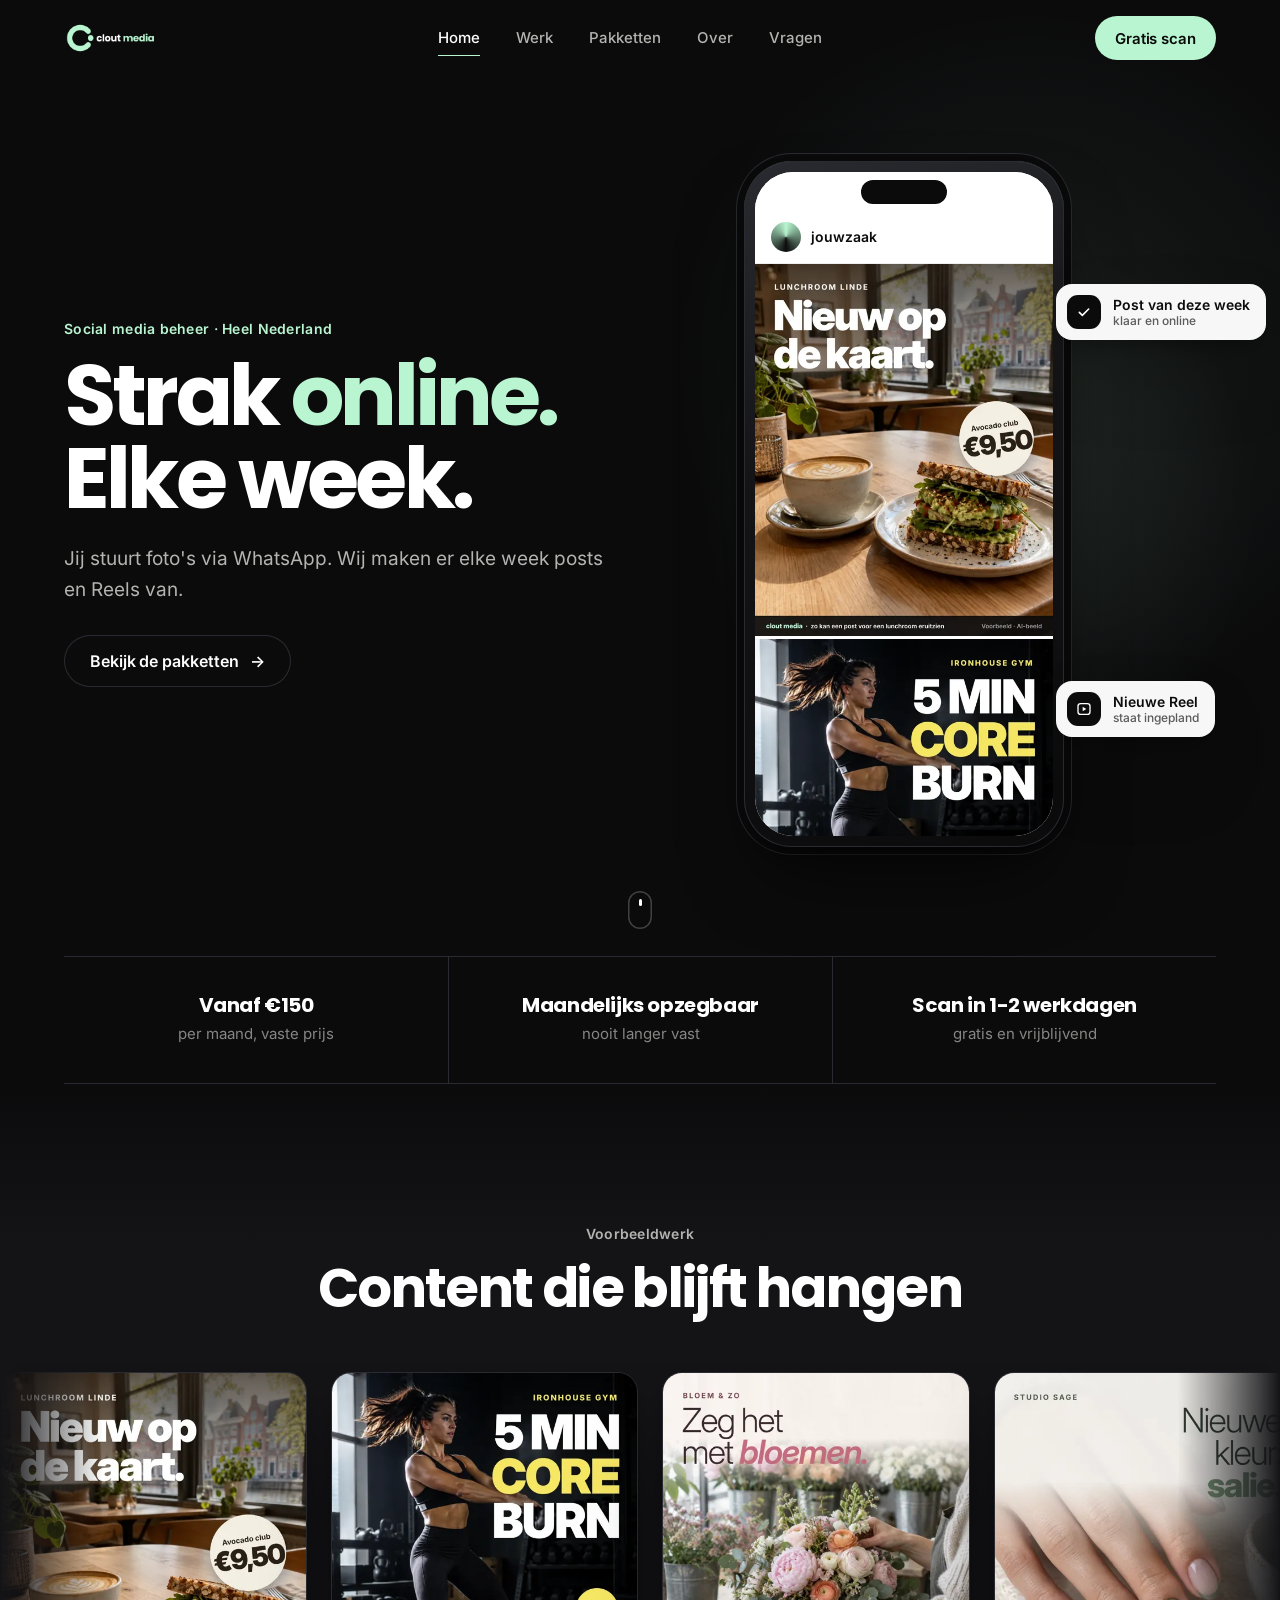
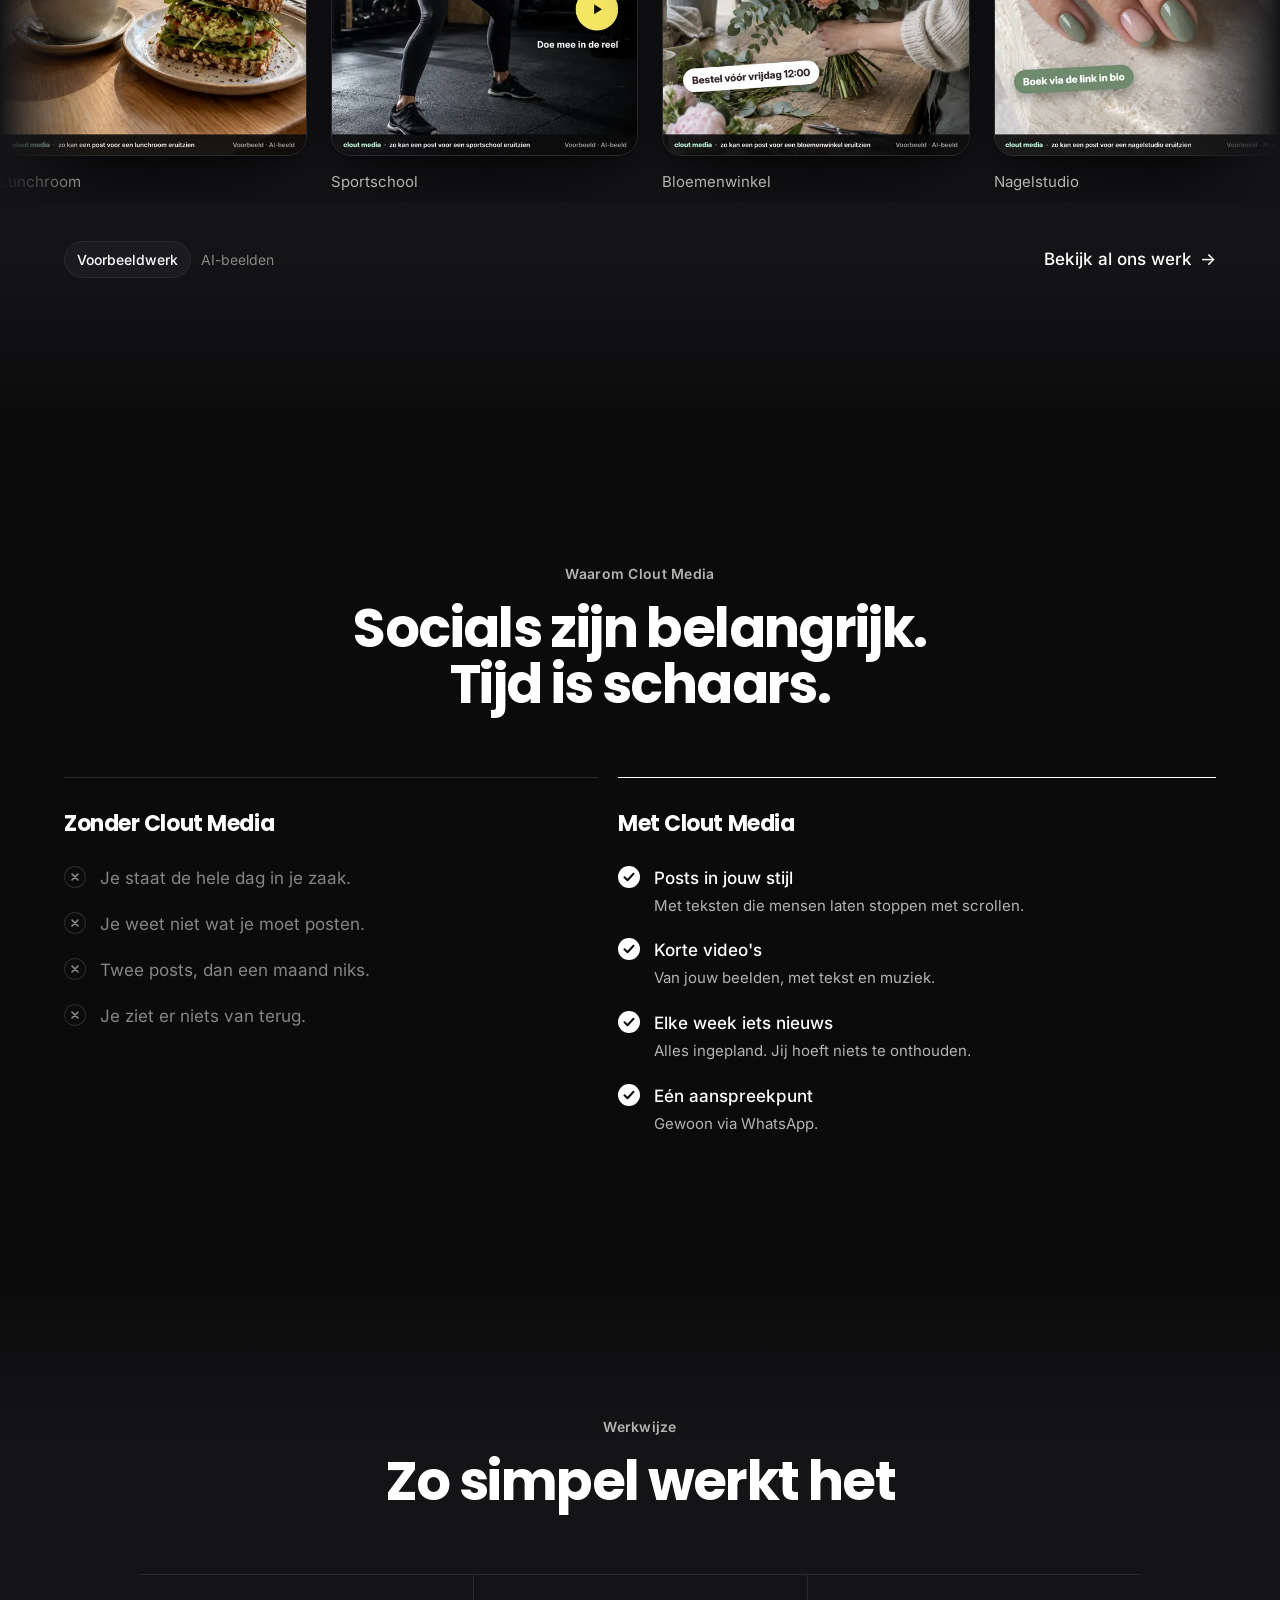
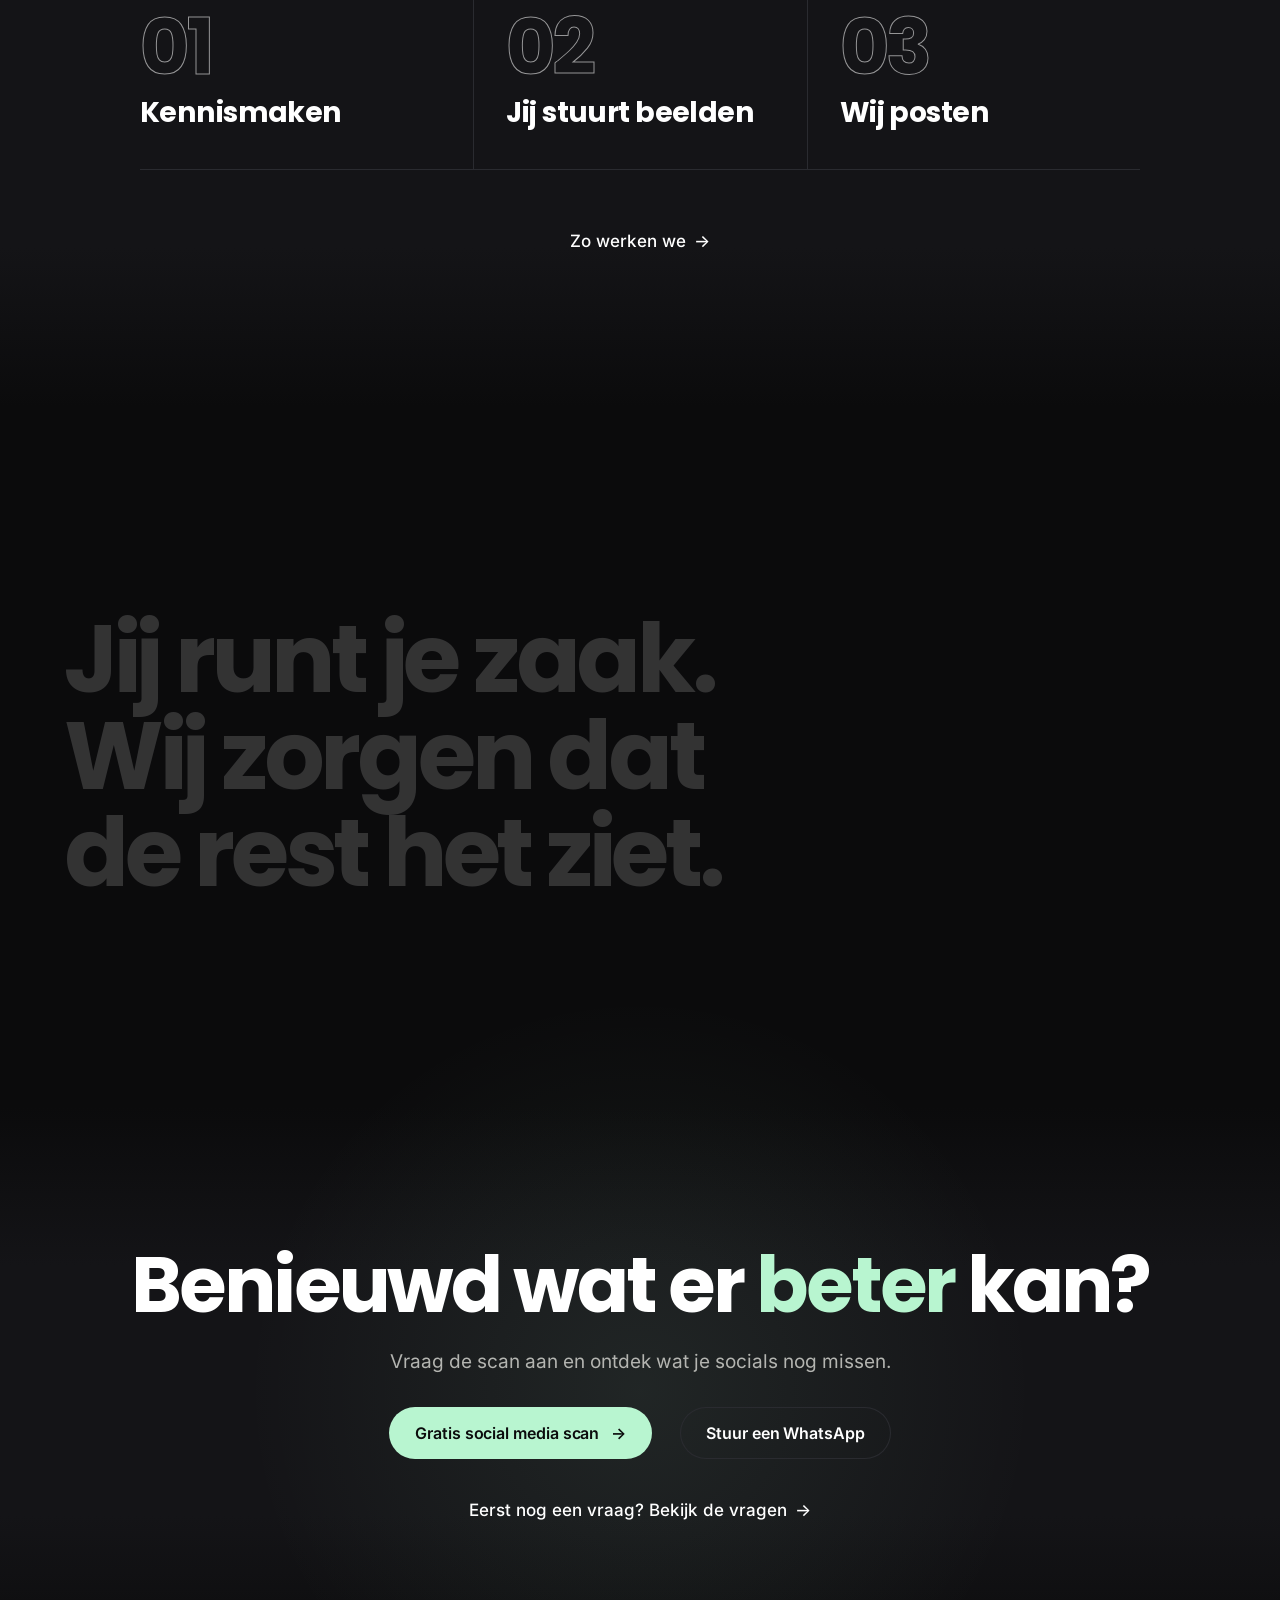
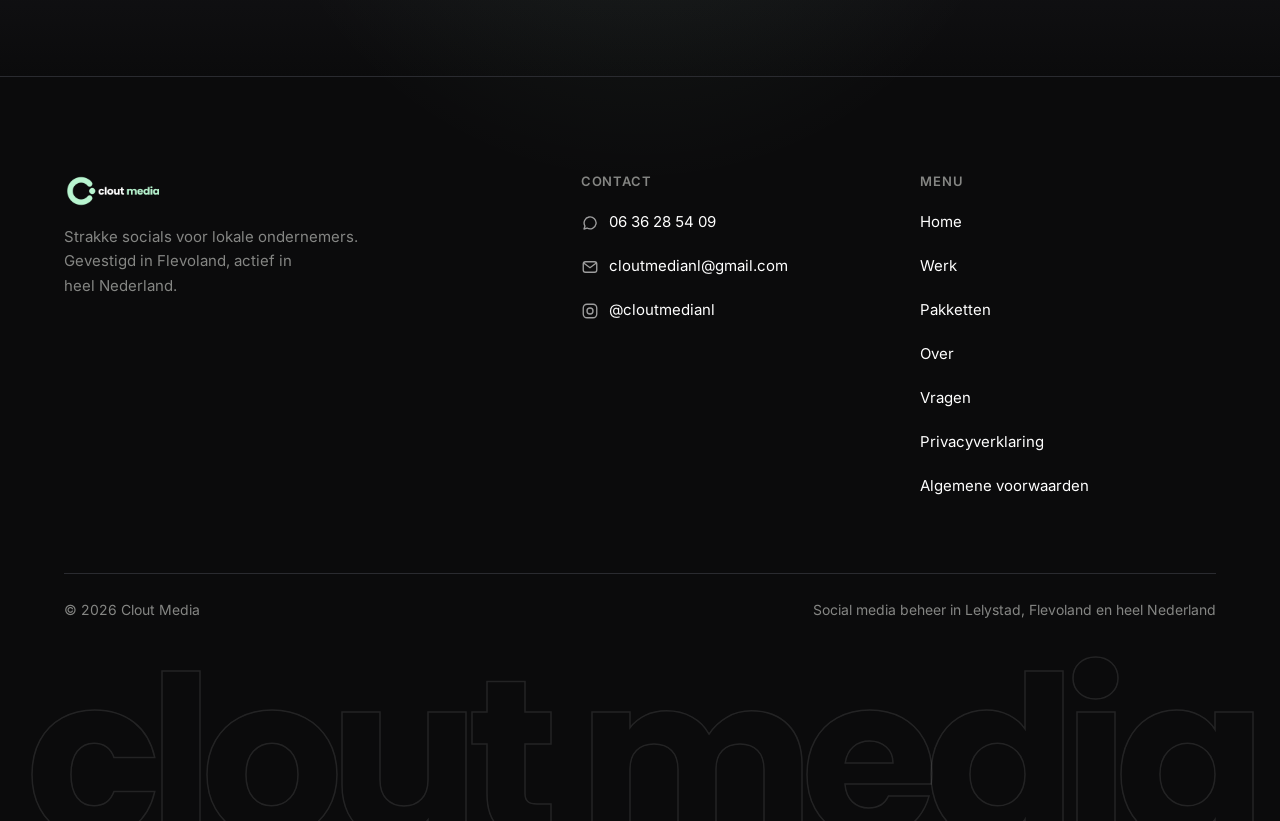
<file: index.html>
<!DOCTYPE html>
<html lang="nl" data-root="">
<head>
<meta charset="utf-8">
<meta name="viewport" content="width=device-width, initial-scale=1, viewport-fit=cover">
<title>Social media beheer Lelystad &amp; Flevoland | Clout Media</title>
<meta name="description" content="Social media beheer voor lokale ondernemers in Lelystad, Flevoland en heel Nederland. Elke week strakke posts en korte video's, vanaf €150 per maand.">
<link rel="canonical" href="https://cloutmedianl.github.io/cloutmedia-website/">
<meta property="og:type" content="website">
<meta property="og:site_name" content="Clout Media">
<meta property="og:title" content="Social media beheer Lelystad &amp; Flevoland | Clout Media">
<meta property="og:description" content="Social media beheer voor lokale ondernemers in Lelystad, Flevoland en heel Nederland. Elke week strakke posts en korte video's, vanaf €150 per maand.">
<meta property="og:url" content="https://cloutmedianl.github.io/cloutmedia-website/">
<meta property="og:image" content="https://cloutmedianl.github.io/cloutmedia-website/img/og.jpg">
<meta name="twitter:card" content="summary_large_image">
<meta name="theme-color" content="#0b0b0c">
<link rel="icon" href="favicon.ico" sizes="any">
<link rel="icon" type="image/png" sizes="32x32" href="assets/icon-32.png">
<link rel="apple-touch-icon" href="assets/icon-180.png">
<link rel="preload" href="assets/fonts/poppins-700.woff" as="font" type="font/woff" crossorigin>
<link rel="preload" href="assets/fonts/inter-400.woff" as="font" type="font/woff" crossorigin>
<link rel="stylesheet" href="assets/site.css?v=08388892">
<script>(function(){var m={"#werk":"werk/","#pakketten":"pakketten/","#over":"over/","#faq":"vragen/","#scan":"scan/","#werkwijze":"over/#werkwijze"};if(m[location.hash])location.replace(m[location.hash])})()</script>
<link rel="preload" as="image" href="img/w2.webp" fetchpriority="high">
<script type="application/ld+json">{"@context":"https://schema.org","@type":"ProfessionalService","name":"Clout Media","description":"Social media beheer voor lokale ondernemers in Lelystad, Flevoland en heel Nederland","url":"https://cloutmedianl.github.io/cloutmedia-website/","email":"cloutmedianl@gmail.com","telephone":"+31636285409","areaServed":["Lelystad","Flevoland","Nederland"],"priceRange":"€150 - €395 per maand","sameAs":["https://www.instagram.com/cloutmedianl/"]}</script>
</head>
<body data-page="home">
<a class="skip" href="#main">Naar de inhoud</a>
<header class="hdr">
  <div class="wrap nav">
    <a class="logo" href="./" aria-label="Clout Media, naar home"><img src="img/logo.png" alt="Clout Media" width="102" height="34"></a>
    <nav class="menu" aria-label="Hoofdmenu"><a href="./" aria-current="page">Home</a><a href="werk/">Werk</a><a href="pakketten/">Pakketten</a><a href="over/">Over</a><a href="vragen/">Vragen</a></nav>
    <div class="nav-r">
      <a class="btn btn-main" href="scan/">Gratis scan</a>
      <button class="burger" type="button" aria-label="Menu openen" aria-expanded="false" aria-controls="sheet"><span></span></button>
    </div>
  </div>
</header>
<div class="sheet" id="sheet" aria-hidden="true">
  <div class="nav"><a class="logo" href="./" aria-label="Clout Media, naar home"><img src="img/logo.png" alt="Clout Media" width="102" height="34"></a><button class="x" type="button" aria-label="Menu sluiten"><svg width="18" height="18" viewBox="0 0 24 24"><path d="M6 6l12 12M18 6L6 18" stroke="#fff" stroke-width="1.8" stroke-linecap="round"/></svg></button></div>
  <nav aria-label="Menu"><a href="./" aria-current="page">Home</a><a href="werk/">Werk</a><a href="pakketten/">Pakketten</a><a href="over/">Over</a><a href="vragen/">Vragen</a></nav>
  <a class="btn btn-main" href="scan/">Gratis scan <span class="arr" aria-hidden="true">→</span></a>
</div>
<main id="main">
<section class="hero"><div class="glow" aria-hidden="true"></div>
  <div class="wrap hgrid">
    <div>
      <span class="kicker fade-up">Social media beheer · Heel Nederland</span>
      <h1 class="reveal"><span class="ln"><span>Strak <span class="mint">online.</span></span></span> <span class="ln"><span>Elke week.</span></span></h1>
      <p class="lead fade-up fu1">Jij stuurt foto's via WhatsApp. Wij maken er elke week posts en Reels van.</p>
      <div class="ctas fade-up fu2"><a class="btn btn-ghost" href="pakketten/">Bekijk de pakketten <span class="arr" aria-hidden="true">→</span></a></div>
    </div>
    <div class="stage" aria-hidden="true"><div class="glow"></div>
      <div class="tilt"><div class="phone"><div class="screen"><div class="ig"><i></i>jouwzaak</div><div class="feed"><img src="img/w2.webp" alt="" width="540" height="675" fetchpriority="high"><img src="img/w5.webp" alt="" width="540" height="675"><img src="img/w7.webp" alt="" width="540" height="675"><img src="img/w3.webp" alt="" width="540" height="675"><img src="img/w6.webp" alt="" width="540" height="675"><img src="img/w2.webp" alt="" width="540" height="675"><img src="img/w5.webp" alt="" width="540" height="675"><img src="img/w7.webp" alt="" width="540" height="675"><img src="img/w3.webp" alt="" width="540" height="675"><img src="img/w6.webp" alt="" width="540" height="675"></div></div></div>
        <div class="chip c1"><i><svg width="16" height="16" viewBox="0 0 24 24"><rect x="3" y="4" width="18" height="16" rx="4" fill="none" stroke="#fff" stroke-width="2"/><path d="M10 8.8v6.4l5.4-3.2z" fill="#fff"/></svg></i><span>Nieuwe Reel<small>staat ingepland</small></span></div>
        <div class="chip c2"><i><svg width="16" height="16" viewBox="0 0 24 24"><path d="M5 12.5l4.5 4.5L19 7.5" fill="none" stroke="#fff" stroke-width="2.4" stroke-linecap="round" stroke-linejoin="round"/></svg></i><span>Post van deze week<small>klaar en online</small></span></div>
      </div>
    </div>
  </div>
  <a class="scrollhint" href="#main-2" aria-label="Scroll naar beneden"><span></span></a>
</section>

<section class="facts" id="main-2" aria-label="Kernpunten"><div class="wrap"><ul class="factrow rv">
  <li><b>Vanaf €150</b><span>per maand, vaste prijs</span></li>
  <li><b>Maandelijks opzegbaar</b><span>nooit langer vast</span></li>
  <li><b>Scan in <span class="nw">1-2</span> werkdagen</b><span>gratis en vrijblijvend</span></li></ul></div></section>

<section class="alt mqsec">
  <div class="wrap"><div class="head rv"><span class="kicker">Voorbeeldwerk</span><h2>Content die blijft hangen</h2></div></div>
  <div class="mq" role="region" aria-label="Voorbeeldposts"><div class="mq-track"><figure class="mq-item"><img src="img/w2.webp" srcset="img/w2.webp 540w, img/w2-2x.webp 1080w" sizes="300px" alt="Voorbeeldpost voor een lunchroom: nieuw op de kaart" width="540" height="675" loading="lazy"><figcaption>Lunchroom</figcaption></figure><figure class="mq-item"><img src="img/w5.webp" srcset="img/w5.webp 540w, img/w5-2x.webp 1080w" sizes="300px" alt="Voorbeeld van een reel-cover voor een sportschool" width="540" height="675" loading="lazy"><figcaption>Sportschool</figcaption></figure><figure class="mq-item"><img src="img/w3.webp" srcset="img/w3.webp 540w, img/w3-2x.webp 1080w" sizes="300px" alt="Voorbeeldpost voor een bloemenwinkel" width="540" height="675" loading="lazy"><figcaption>Bloemenwinkel</figcaption></figure><figure class="mq-item"><img src="img/w6.webp" srcset="img/w6.webp 540w, img/w6-2x.webp 1080w" sizes="300px" alt="Voorbeeldpost voor een nagelstudio" width="540" height="675" loading="lazy"><figcaption>Nagelstudio</figcaption></figure><figure class="mq-item"><img src="img/w7.webp" srcset="img/w7.webp 540w, img/w7-2x.webp 1080w" sizes="300px" alt="Voorbeeldpost voor een bakker" width="540" height="675" loading="lazy"><figcaption>Bakker</figcaption></figure><figure class="mq-item" aria-hidden="true"><img src="img/w2.webp" srcset="img/w2.webp 540w, img/w2-2x.webp 1080w" sizes="300px" alt="" data-x="Voorbeeldpost voor een lunchroom: nieuw op de kaart" width="540" height="675" loading="lazy"><figcaption>Lunchroom</figcaption></figure><figure class="mq-item" aria-hidden="true"><img src="img/w5.webp" srcset="img/w5.webp 540w, img/w5-2x.webp 1080w" sizes="300px" alt="" data-x="Voorbeeld van een reel-cover voor een sportschool" width="540" height="675" loading="lazy"><figcaption>Sportschool</figcaption></figure><figure class="mq-item" aria-hidden="true"><img src="img/w3.webp" srcset="img/w3.webp 540w, img/w3-2x.webp 1080w" sizes="300px" alt="" data-x="Voorbeeldpost voor een bloemenwinkel" width="540" height="675" loading="lazy"><figcaption>Bloemenwinkel</figcaption></figure><figure class="mq-item" aria-hidden="true"><img src="img/w6.webp" srcset="img/w6.webp 540w, img/w6-2x.webp 1080w" sizes="300px" alt="" data-x="Voorbeeldpost voor een nagelstudio" width="540" height="675" loading="lazy"><figcaption>Nagelstudio</figcaption></figure><figure class="mq-item" aria-hidden="true"><img src="img/w7.webp" srcset="img/w7.webp 540w, img/w7-2x.webp 1080w" sizes="300px" alt="" data-x="Voorbeeldpost voor een bakker" width="540" height="675" loading="lazy"><figcaption>Bakker</figcaption></figure></div></div>
  <div class="wrap railbar mqbar"><p class="tag"><b>Voorbeeldwerk</b> AI-beelden</p><a class="tlink" href="werk/">Bekijk al ons werk <span class="arr" aria-hidden="true">→</span></a></div>
</section>

<section>
  <div class="wrap">
    <div class="head rv"><span class="kicker">Waarom Clout Media</span><h2>Socials zijn belangrijk. Tijd is schaars.</h2></div>
    <div class="split">
  <div class="col no rv"><h3>Zonder Clout Media</h3><ul class="list">
    <li>Je staat de hele dag in je zaak.</li>
    <li>Je weet niet wat je moet posten.</li>
    <li>Twee posts, dan een maand niks.</li>
    <li>Je ziet er niets van terug.</li></ul></div>
  <div class="col yes rv d1"><h3>Met Clout Media</h3><ul class="list">
    <li><div>Posts in jouw stijl<span>Met teksten die mensen laten stoppen met scrollen.</span></div></li>
    <li><div>Korte video's<span>Van jouw beelden, met tekst en muziek.</span></div></li>
    <li><div>Elke week iets nieuws<span>Alles ingepland. Jij hoeft niets te onthouden.</span></div></li>
    <li><div>Eén aanspreekpunt<span>Gewoon via WhatsApp.</span></div></li></ul></div>
</div>
  </div>
</section>

<section class="alt">
  <div class="wrap">
    <div class="head rv"><span class="kicker">Werkwijze</span><h2>Zo simpel werkt het</h2></div>
    <ol class="strip rv"><li><span class="bn" aria-hidden="true">01</span><b>Kennismaken</b></li><li><span class="bn" aria-hidden="true">02</span><b>Jij stuurt beelden</b></li><li><span class="bn" aria-hidden="true">03</span><b>Wij posten</b></li></ol>
    <div class="more"><a class="tlink" href="over/#werkwijze">Zo werken we <span class="arr" aria-hidden="true">→</span></a></div>
  </div>
</section>

<section class="statement"><div class="wrap"><p class="st"><span class="sw">Jij</span> <span class="sw">runt</span> <span class="sw">je</span> <span class="sw">zaak.</span> <span class="sw">Wij</span> <span class="sw">zorgen</span> <span class="sw">dat</span> <span class="sw">de</span> <span class="sw">rest</span> <span class="sw">het</span> <span class="sw">ziet.</span></p></div></section>

<section class="cta alt" data-nobar><div class="glow" aria-hidden="true"></div><div class="wrap rv" style="position:relative">
  <h2>Benieuwd wat er <span class="mint">beter</span> kan?</h2><p class="lead">Vraag de scan aan en ontdek wat je socials nog missen.</p><div class="ctas"><a class="btn btn-main" href="scan/">Gratis social media scan <span class="arr" aria-hidden="true">→</span></a><a class="btn btn-ghost" href="https://wa.me/31636285409" target="_blank" rel="noopener">Stuur een WhatsApp</a></div><p class="routeq"><a class="tlink" href="vragen/">Eerst nog een vraag? Bekijk de vragen <span class="arr" aria-hidden="true">→</span></a></p></div></section>
</main>
<footer class="ftr">
  <div class="wrap">
    <div class="fgrid">
      <div class="fbrand"><img src="img/logo.png" alt="Clout Media" width="108" height="36" loading="lazy"><p>Strakke socials voor lokale ondernemers. Gevestigd in Flevoland, actief in heel Nederland.</p></div>
      <div class="fcol"><h4>Contact</h4><ul>
        <li><a href="https://wa.me/31636285409" target="_blank" rel="noopener"><svg width="18" height="18" viewBox="0 0 24 24" aria-hidden="true"><path d="M4 20l1.3-4A8 8 0 1 1 8 18.7z" fill="none" stroke="currentColor" stroke-width="1.8" stroke-linejoin="round"/></svg>06 36 28 54 09</a></li>
        <li><a href="mailto:cloutmedianl@gmail.com"><svg width="18" height="18" viewBox="0 0 24 24" aria-hidden="true"><rect x="3" y="5" width="18" height="14" rx="3" fill="none" stroke="currentColor" stroke-width="1.8"/><path d="M4 7l8 6 8-6" fill="none" stroke="currentColor" stroke-width="1.8"/></svg>cloutmedianl@gmail.com</a></li>
        <li><a href="https://www.instagram.com/cloutmedianl/" target="_blank" rel="noopener"><svg width="18" height="18" viewBox="0 0 24 24" aria-hidden="true"><rect x="3" y="3" width="18" height="18" rx="5" fill="none" stroke="currentColor" stroke-width="1.8"/><circle cx="12" cy="12" r="4" fill="none" stroke="currentColor" stroke-width="1.8"/></svg>@cloutmedianl</a></li></ul></div>
      <div class="fcol"><h4>Menu</h4><ul>
        <li><a href="./">Home</a></li><li><a href="werk/">Werk</a></li><li><a href="pakketten/">Pakketten</a></li><li><a href="over/">Over</a></li><li><a href="vragen/">Vragen</a></li>
        <li><a href="privacy/">Privacyverklaring</a></li><li><a href="voorwaarden/">Algemene voorwaarden</a></li></ul></div>
    </div>
    <!-- KVK: zet hier later "· KvK 12345678" achter Clout Media -->
    <div class="fbot"><span>© 2026 Clout Media</span><span>Social media beheer in Lelystad, Flevoland en heel Nederland</span></div>
  </div>
  <div class="word" aria-hidden="true">clout media</div>
</footer>
<div class="mbar" id="mbar"><a class="btn btn-main" href="scan/">Gratis scan</a><a class="mw" href="https://wa.me/31636285409" target="_blank" rel="noopener" aria-label="WhatsApp"><svg width="26" height="26" viewBox="0 0 32 32" aria-hidden="true"><path fill="#fff" d="M16 3a13 13 0 0 0-11.2 19.6L3 29l6.6-1.7A13 13 0 1 0 16 3zm0 23.7c-2 0-3.9-.5-5.6-1.5l-.4-.2-3.9 1 1-3.8-.3-.4A10.7 10.7 0 1 1 16 26.7zm5.9-8c-.3-.2-1.9-1-2.2-1-.3-.1-.5-.2-.7.2l-1 1.2c-.2.2-.4.3-.7.1-.3-.2-1.4-.5-2.6-1.6-1-.9-1.6-1.9-1.8-2.2-.2-.3 0-.5.1-.7l.5-.6.3-.5c.1-.2 0-.4 0-.6l-1-2.4c-.3-.6-.5-.5-.7-.5h-.6c-.2 0-.6.1-.9.4-.3.3-1.1 1.1-1.1 2.7s1.2 3.2 1.3 3.4c.2.2 2.3 3.5 5.6 4.9 2.8 1.1 3.3.9 3.9.8.6-.1 1.9-.8 2.2-1.5.3-.8.3-1.4.2-1.5-.1-.2-.3-.3-.6-.4z"/></svg></a></div>
<script src="assets/site.js?v=08388892" defer></script>
</body>
</html>
</file>
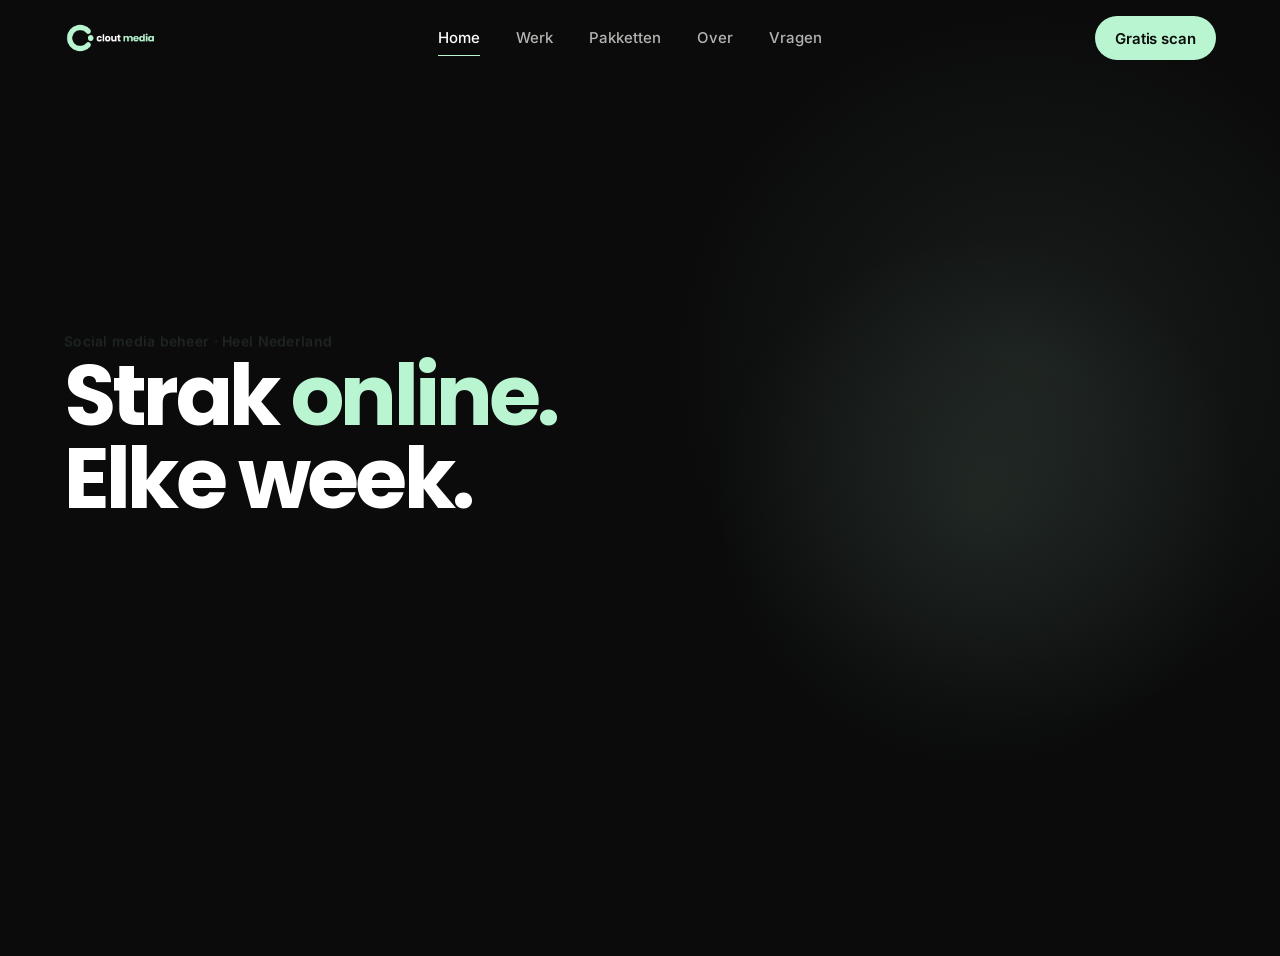
<file: nieuw/index.html>
<!DOCTYPE html><html lang="nl"><head><meta charset="utf-8"><title>Clout Media</title><meta http-equiv="refresh" content="0; url=../"><link rel="canonical" href="../"></head><body><a href="../">Ga naar Clout Media</a></body></html>
</file>
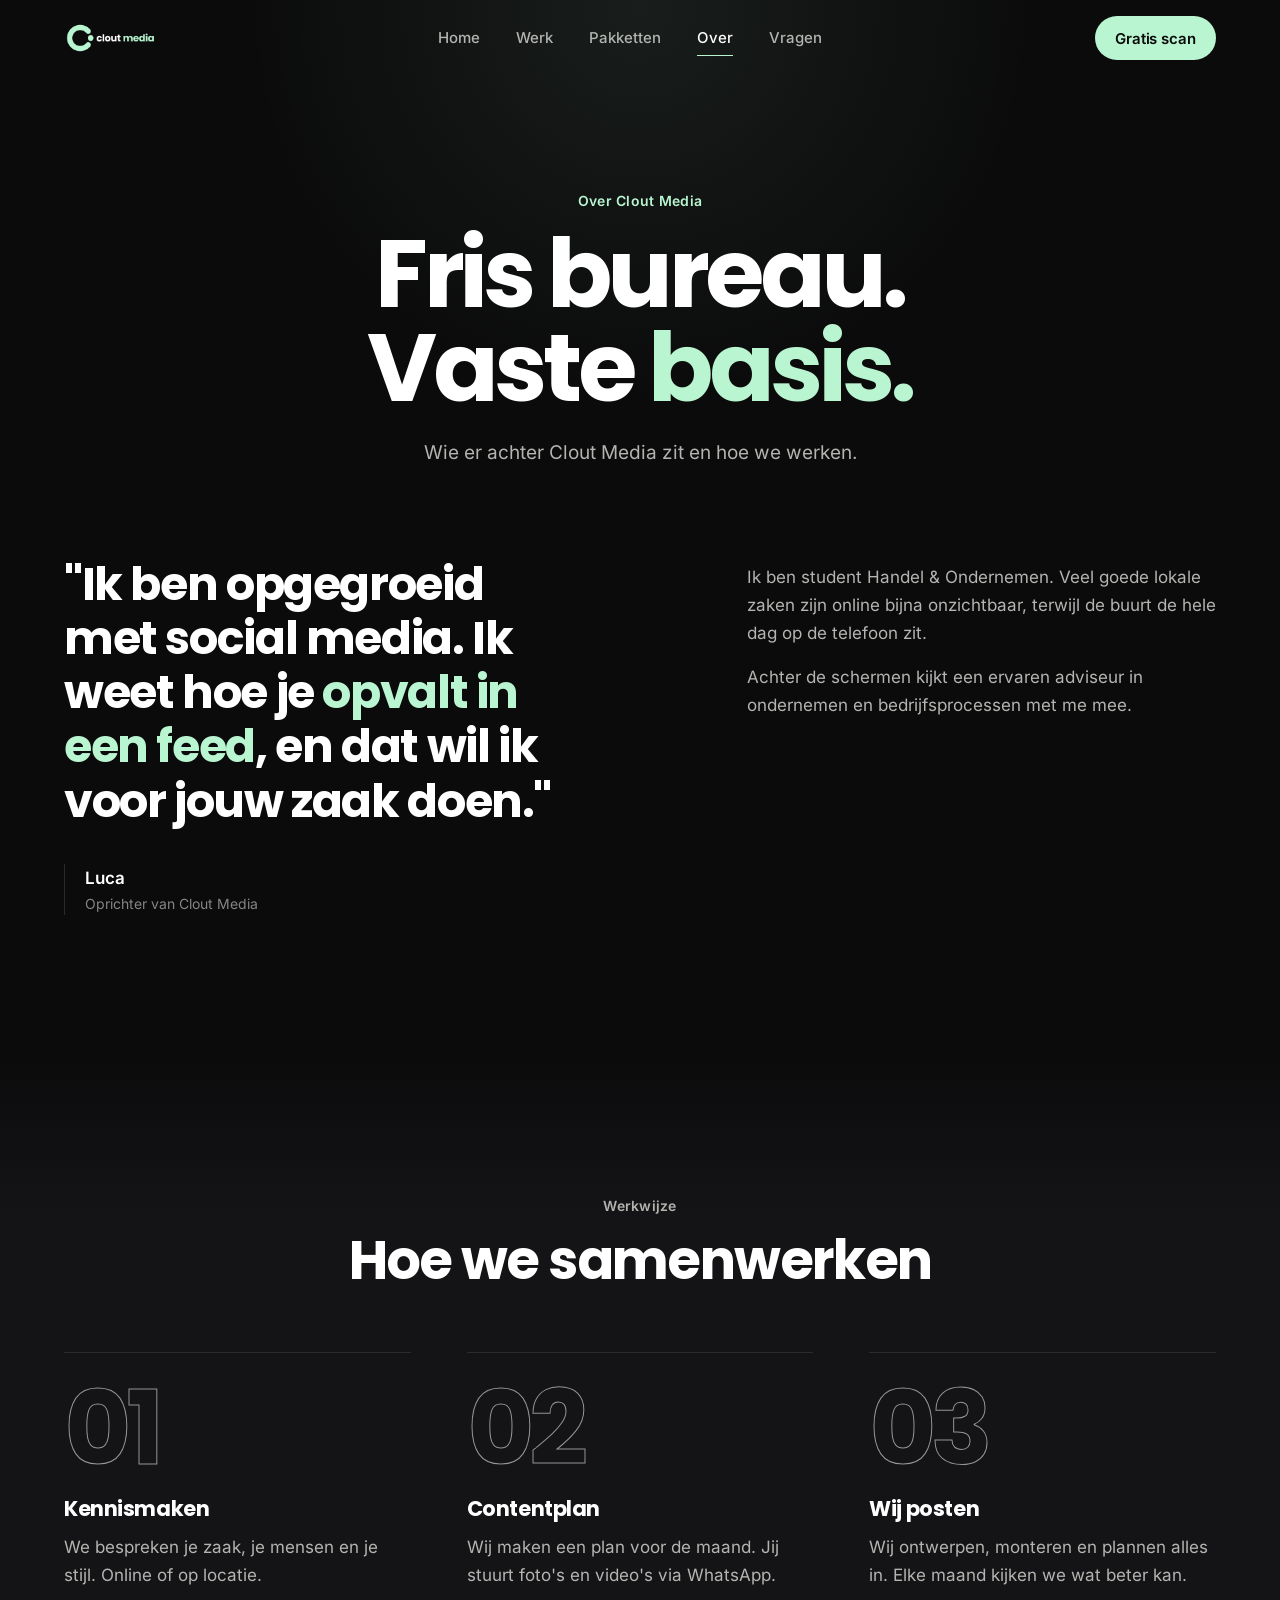
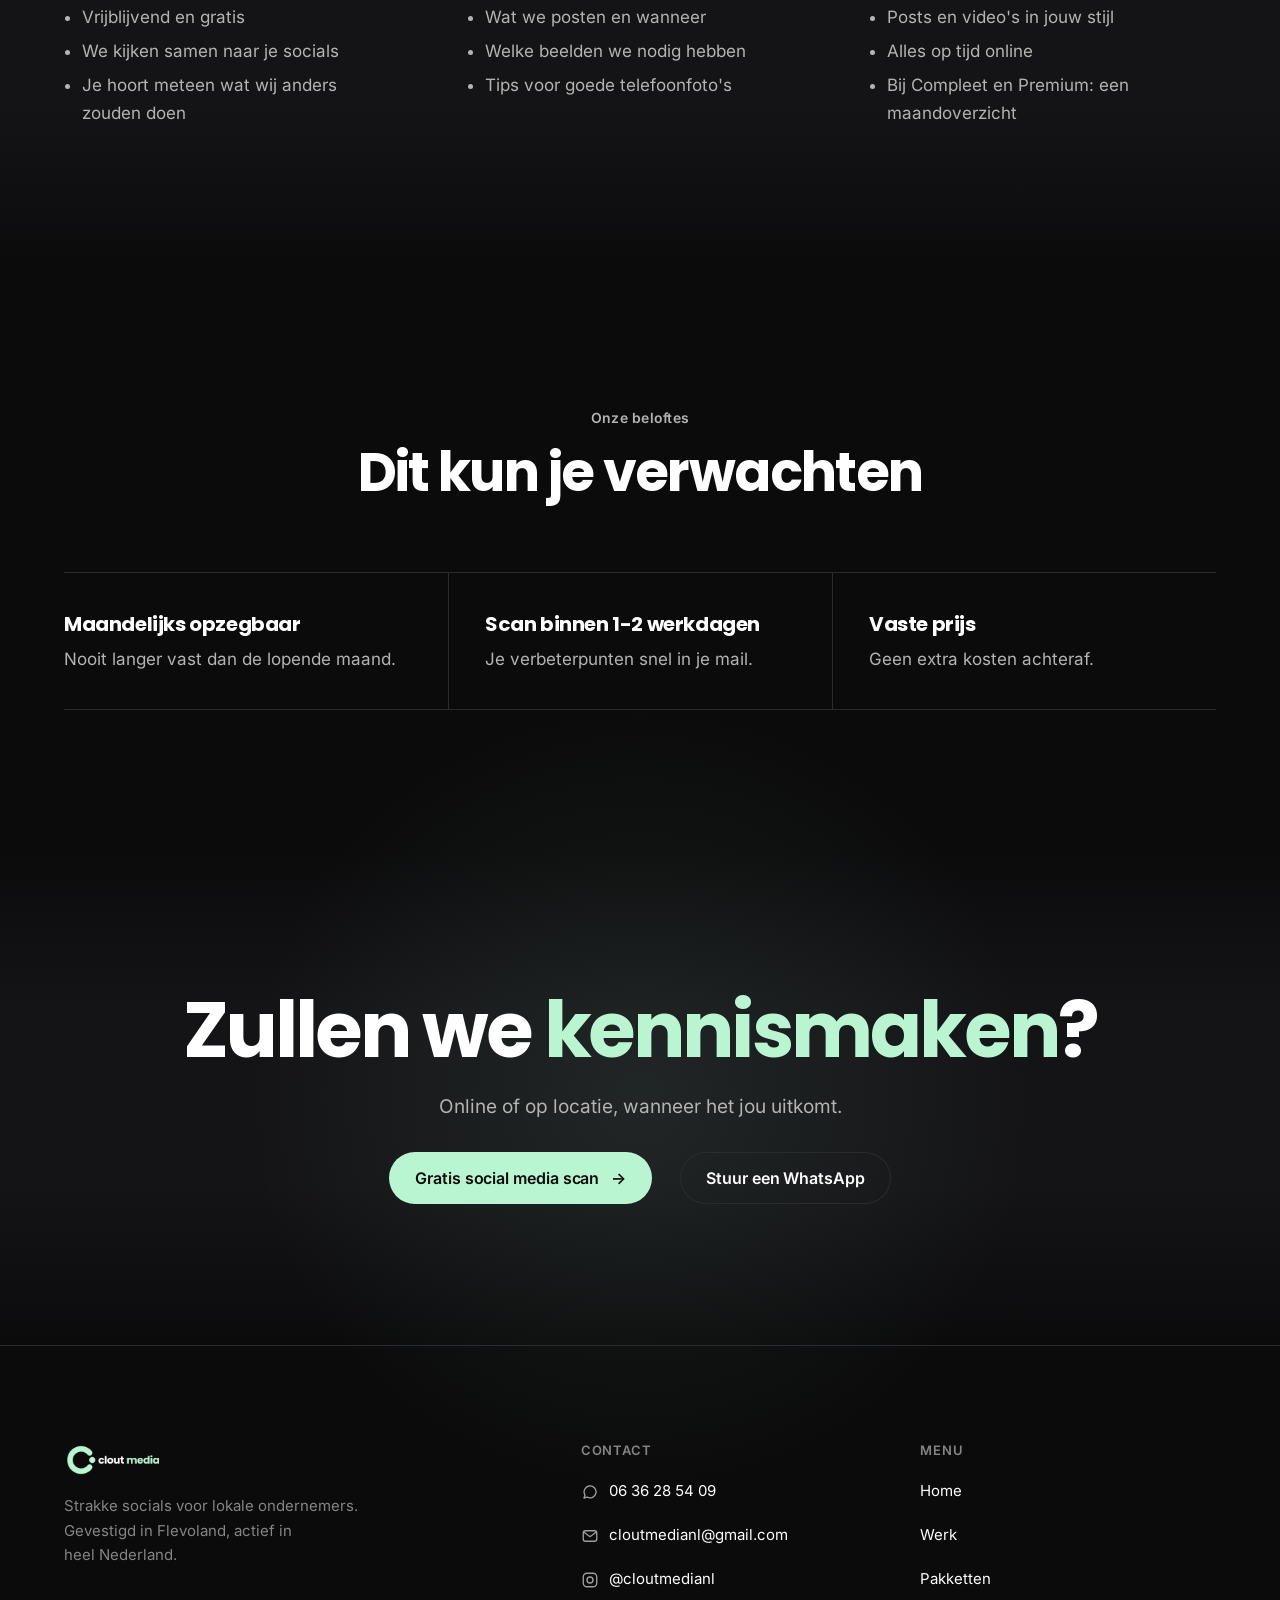
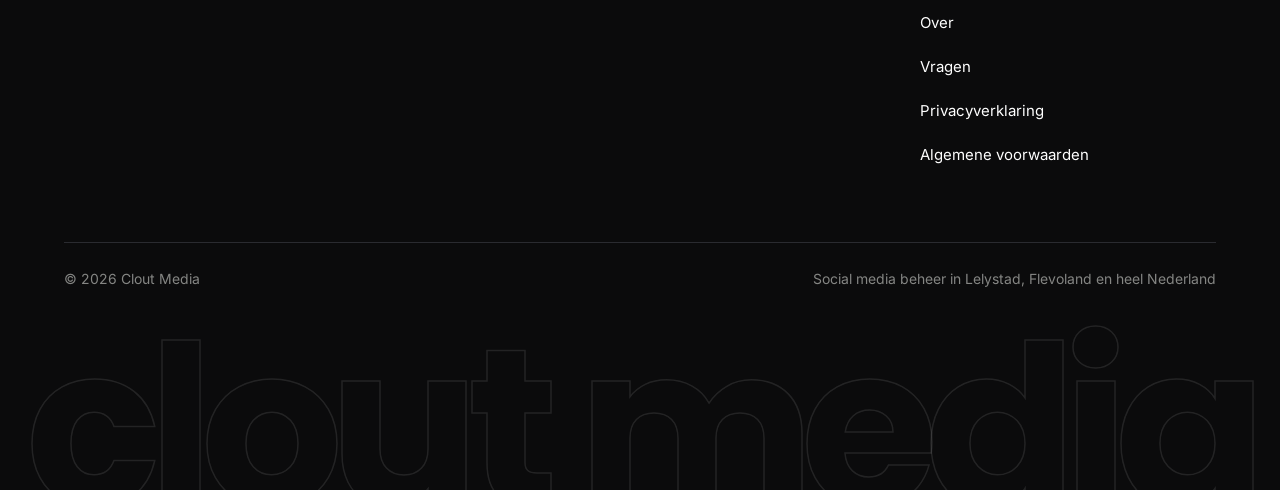
<file: over/index.html>
<!DOCTYPE html>
<html lang="nl" data-root="../">
<head>
<meta charset="utf-8">
<meta name="viewport" content="width=device-width, initial-scale=1, viewport-fit=cover">
<title>Over ons | Clout Media</title>
<meta name="description" content="Clout Media is opgericht door Luca, student Handel &amp; Ondernemen uit Flevoland, met een ervaren adviseur achter de schermen. Lees hoe we werken.">
<link rel="canonical" href="https://cloutmedianl.github.io/cloutmedia-website/over/">
<meta property="og:type" content="website">
<meta property="og:site_name" content="Clout Media">
<meta property="og:title" content="Over ons | Clout Media">
<meta property="og:description" content="Clout Media is opgericht door Luca, student Handel &amp; Ondernemen uit Flevoland, met een ervaren adviseur achter de schermen. Lees hoe we werken.">
<meta property="og:url" content="https://cloutmedianl.github.io/cloutmedia-website/over/">
<meta property="og:image" content="https://cloutmedianl.github.io/cloutmedia-website/img/og.jpg">
<meta name="twitter:card" content="summary_large_image">
<meta name="theme-color" content="#0b0b0c">
<link rel="icon" href="../favicon.ico" sizes="any">
<link rel="icon" type="image/png" sizes="32x32" href="../assets/icon-32.png">
<link rel="apple-touch-icon" href="../assets/icon-180.png">
<link rel="preload" href="../assets/fonts/poppins-700.woff" as="font" type="font/woff" crossorigin>
<link rel="preload" href="../assets/fonts/inter-400.woff" as="font" type="font/woff" crossorigin>
<link rel="stylesheet" href="../assets/site.css?v=08388892">
</head>
<body data-page="over">
<a class="skip" href="#main">Naar de inhoud</a>
<header class="hdr">
  <div class="wrap nav">
    <a class="logo" href="../" aria-label="Clout Media, naar home"><img src="../img/logo.png" alt="Clout Media" width="102" height="34"></a>
    <nav class="menu" aria-label="Hoofdmenu"><a href="../">Home</a><a href="../werk/">Werk</a><a href="../pakketten/">Pakketten</a><a href="../over/" aria-current="page">Over</a><a href="../vragen/">Vragen</a></nav>
    <div class="nav-r">
      <a class="btn btn-main" href="../scan/">Gratis scan</a>
      <button class="burger" type="button" aria-label="Menu openen" aria-expanded="false" aria-controls="sheet"><span></span></button>
    </div>
  </div>
</header>
<div class="sheet" id="sheet" aria-hidden="true">
  <div class="nav"><a class="logo" href="../" aria-label="Clout Media, naar home"><img src="../img/logo.png" alt="Clout Media" width="102" height="34"></a><button class="x" type="button" aria-label="Menu sluiten"><svg width="18" height="18" viewBox="0 0 24 24"><path d="M6 6l12 12M18 6L6 18" stroke="#fff" stroke-width="1.8" stroke-linecap="round"/></svg></button></div>
  <nav aria-label="Menu"><a href="../">Home</a><a href="../werk/">Werk</a><a href="../pakketten/">Pakketten</a><a href="../over/" aria-current="page">Over</a><a href="../vragen/">Vragen</a></nav>
  <a class="btn btn-main" href="../scan/">Gratis scan <span class="arr" aria-hidden="true">→</span></a>
</div>
<main id="main">
<section class="phero"><div class="glow" aria-hidden="true"></div><div class="wrap" style="position:relative">
  <span class="kicker fade-up">Over Clout Media</span><h1 class="reveal mega"><span class="ln"><span>Fris bureau.</span></span> <span class="ln"><span>Vaste <span class="mint">basis.</span></span></span></h1><p class="lead fade-up fu1">Wie er achter Clout Media zit en hoe we werken.</p></div></section>
<section style="padding-top:24px">
  <div class="wrap">
    <!-- FOTO: plek staat klaar. Zet in tools/build.py FOTO = "img/luca.webp" en draai de build. -->
    <div class="about">
      <div class="rv"><p class="quote">"Ik ben opgegroeid met social media. Ik weet hoe je <span class="mint">opvalt in een feed</span>, en dat wil ik voor jouw zaak doen."</p>
        <div class="sign"><div><b>Luca</b><small>Oprichter van Clout Media</small></div></div></div>
      <div class="side2"><div class="txt rv d1"><p>Ik ben student Handel &amp; Ondernemen. Veel goede lokale zaken zijn online bijna onzichtbaar, terwijl de buurt de hele dag op de telefoon zit.</p>
        <p>Achter de schermen kijkt een ervaren adviseur in ondernemen en bedrijfsprocessen met me mee.</p></div></div>
    </div>
  </div>
</section>
<section class="alt" id="werkwijze">
  <div class="wrap"><div class="head rv"><span class="kicker">Werkwijze</span><h2>Hoe we samenwerken</h2></div><div class="steps"><div class="step rv"><div class="bn" aria-hidden="true">01</div><h3>Kennismaken</h3><p>We bespreken je zaak, je mensen en je stijl. Online of op locatie.</p><ul><li>Vrijblijvend en gratis</li><li>We kijken samen naar je socials</li><li>Je hoort meteen wat wij anders zouden doen</li></ul></div><div class="step rv d1"><div class="bn" aria-hidden="true">02</div><h3>Contentplan</h3><p>Wij maken een plan voor de maand. Jij stuurt foto's en video's via WhatsApp.</p><ul><li>Wat we posten en wanneer</li><li>Welke beelden we nodig hebben</li><li>Tips voor goede telefoonfoto's</li></ul></div><div class="step rv d2"><div class="bn" aria-hidden="true">03</div><h3>Wij posten</h3><p>Wij ontwerpen, monteren en plannen alles in. Elke maand kijken we wat beter kan.</p><ul><li>Posts en video's in jouw stijl</li><li>Alles op tijd online</li><li>Bij Compleet en Premium: een maandoverzicht</li></ul></div></div></div>
</section>
<section>
  <div class="wrap"><div class="head rv" style="margin-bottom:0"><span class="kicker">Onze beloftes</span><h2>Dit kun je verwachten</h2></div><div class="promises rv"><div><b>Maandelijks opzegbaar</b><span>Nooit langer vast dan de lopende maand.</span></div><div><b>Scan binnen <span class="nw">1-2</span> werkdagen</b><span>Je verbeterpunten snel in je mail.</span></div><div><b>Vaste prijs</b><span>Geen extra kosten achteraf.</span></div></div></div>
</section>
<section class="cta alt" data-nobar><div class="glow" aria-hidden="true"></div><div class="wrap rv" style="position:relative">
  <h2>Zullen we <span class="mint">kennismaken</span>?</h2><p class="lead">Online of op locatie, wanneer het jou uitkomt.</p><div class="ctas"><a class="btn btn-main" href="../scan/">Gratis social media scan <span class="arr" aria-hidden="true">→</span></a><a class="btn btn-ghost" href="https://wa.me/31636285409" target="_blank" rel="noopener">Stuur een WhatsApp</a></div></div></section>
</main>
<footer class="ftr">
  <div class="wrap">
    <div class="fgrid">
      <div class="fbrand"><img src="../img/logo.png" alt="Clout Media" width="108" height="36" loading="lazy"><p>Strakke socials voor lokale ondernemers. Gevestigd in Flevoland, actief in heel Nederland.</p></div>
      <div class="fcol"><h4>Contact</h4><ul>
        <li><a href="https://wa.me/31636285409" target="_blank" rel="noopener"><svg width="18" height="18" viewBox="0 0 24 24" aria-hidden="true"><path d="M4 20l1.3-4A8 8 0 1 1 8 18.7z" fill="none" stroke="currentColor" stroke-width="1.8" stroke-linejoin="round"/></svg>06 36 28 54 09</a></li>
        <li><a href="mailto:cloutmedianl@gmail.com"><svg width="18" height="18" viewBox="0 0 24 24" aria-hidden="true"><rect x="3" y="5" width="18" height="14" rx="3" fill="none" stroke="currentColor" stroke-width="1.8"/><path d="M4 7l8 6 8-6" fill="none" stroke="currentColor" stroke-width="1.8"/></svg>cloutmedianl@gmail.com</a></li>
        <li><a href="https://www.instagram.com/cloutmedianl/" target="_blank" rel="noopener"><svg width="18" height="18" viewBox="0 0 24 24" aria-hidden="true"><rect x="3" y="3" width="18" height="18" rx="5" fill="none" stroke="currentColor" stroke-width="1.8"/><circle cx="12" cy="12" r="4" fill="none" stroke="currentColor" stroke-width="1.8"/></svg>@cloutmedianl</a></li></ul></div>
      <div class="fcol"><h4>Menu</h4><ul>
        <li><a href="../">Home</a></li><li><a href="../werk/">Werk</a></li><li><a href="../pakketten/">Pakketten</a></li><li><a href="../over/">Over</a></li><li><a href="../vragen/">Vragen</a></li>
        <li><a href="../privacy/">Privacyverklaring</a></li><li><a href="../voorwaarden/">Algemene voorwaarden</a></li></ul></div>
    </div>
    <!-- KVK: zet hier later "· KvK 12345678" achter Clout Media -->
    <div class="fbot"><span>© 2026 Clout Media</span><span>Social media beheer in Lelystad, Flevoland en heel Nederland</span></div>
  </div>
  <div class="word" aria-hidden="true">clout media</div>
</footer>
<div class="mbar" id="mbar"><a class="btn btn-main" href="../scan/">Gratis scan</a><a class="mw" href="https://wa.me/31636285409" target="_blank" rel="noopener" aria-label="WhatsApp"><svg width="26" height="26" viewBox="0 0 32 32" aria-hidden="true"><path fill="#fff" d="M16 3a13 13 0 0 0-11.2 19.6L3 29l6.6-1.7A13 13 0 1 0 16 3zm0 23.7c-2 0-3.9-.5-5.6-1.5l-.4-.2-3.9 1 1-3.8-.3-.4A10.7 10.7 0 1 1 16 26.7zm5.9-8c-.3-.2-1.9-1-2.2-1-.3-.1-.5-.2-.7.2l-1 1.2c-.2.2-.4.3-.7.1-.3-.2-1.4-.5-2.6-1.6-1-.9-1.6-1.9-1.8-2.2-.2-.3 0-.5.1-.7l.5-.6.3-.5c.1-.2 0-.4 0-.6l-1-2.4c-.3-.6-.5-.5-.7-.5h-.6c-.2 0-.6.1-.9.4-.3.3-1.1 1.1-1.1 2.7s1.2 3.2 1.3 3.4c.2.2 2.3 3.5 5.6 4.9 2.8 1.1 3.3.9 3.9.8.6-.1 1.9-.8 2.2-1.5.3-.8.3-1.4.2-1.5-.1-.2-.3-.3-.6-.4z"/></svg></a></div>
<script src="../assets/site.js?v=08388892" defer></script>
</body>
</html>
</file>
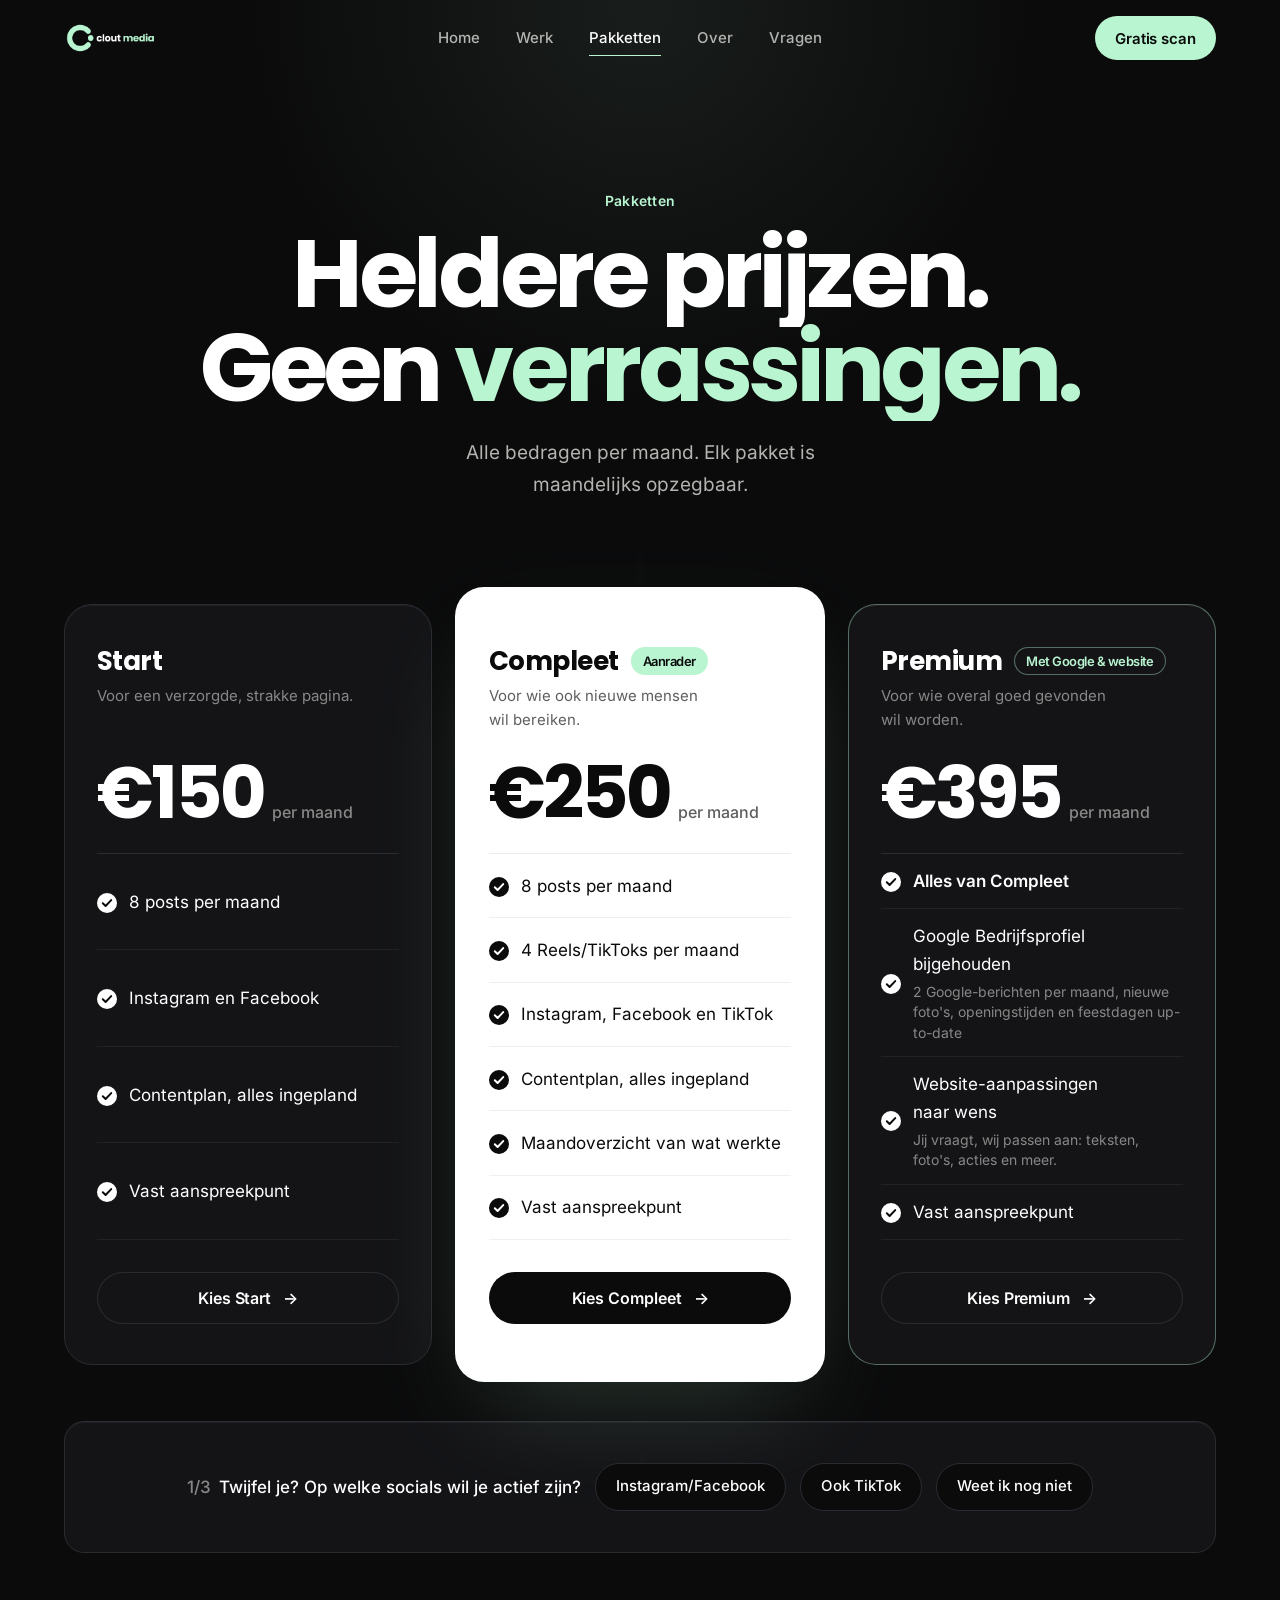
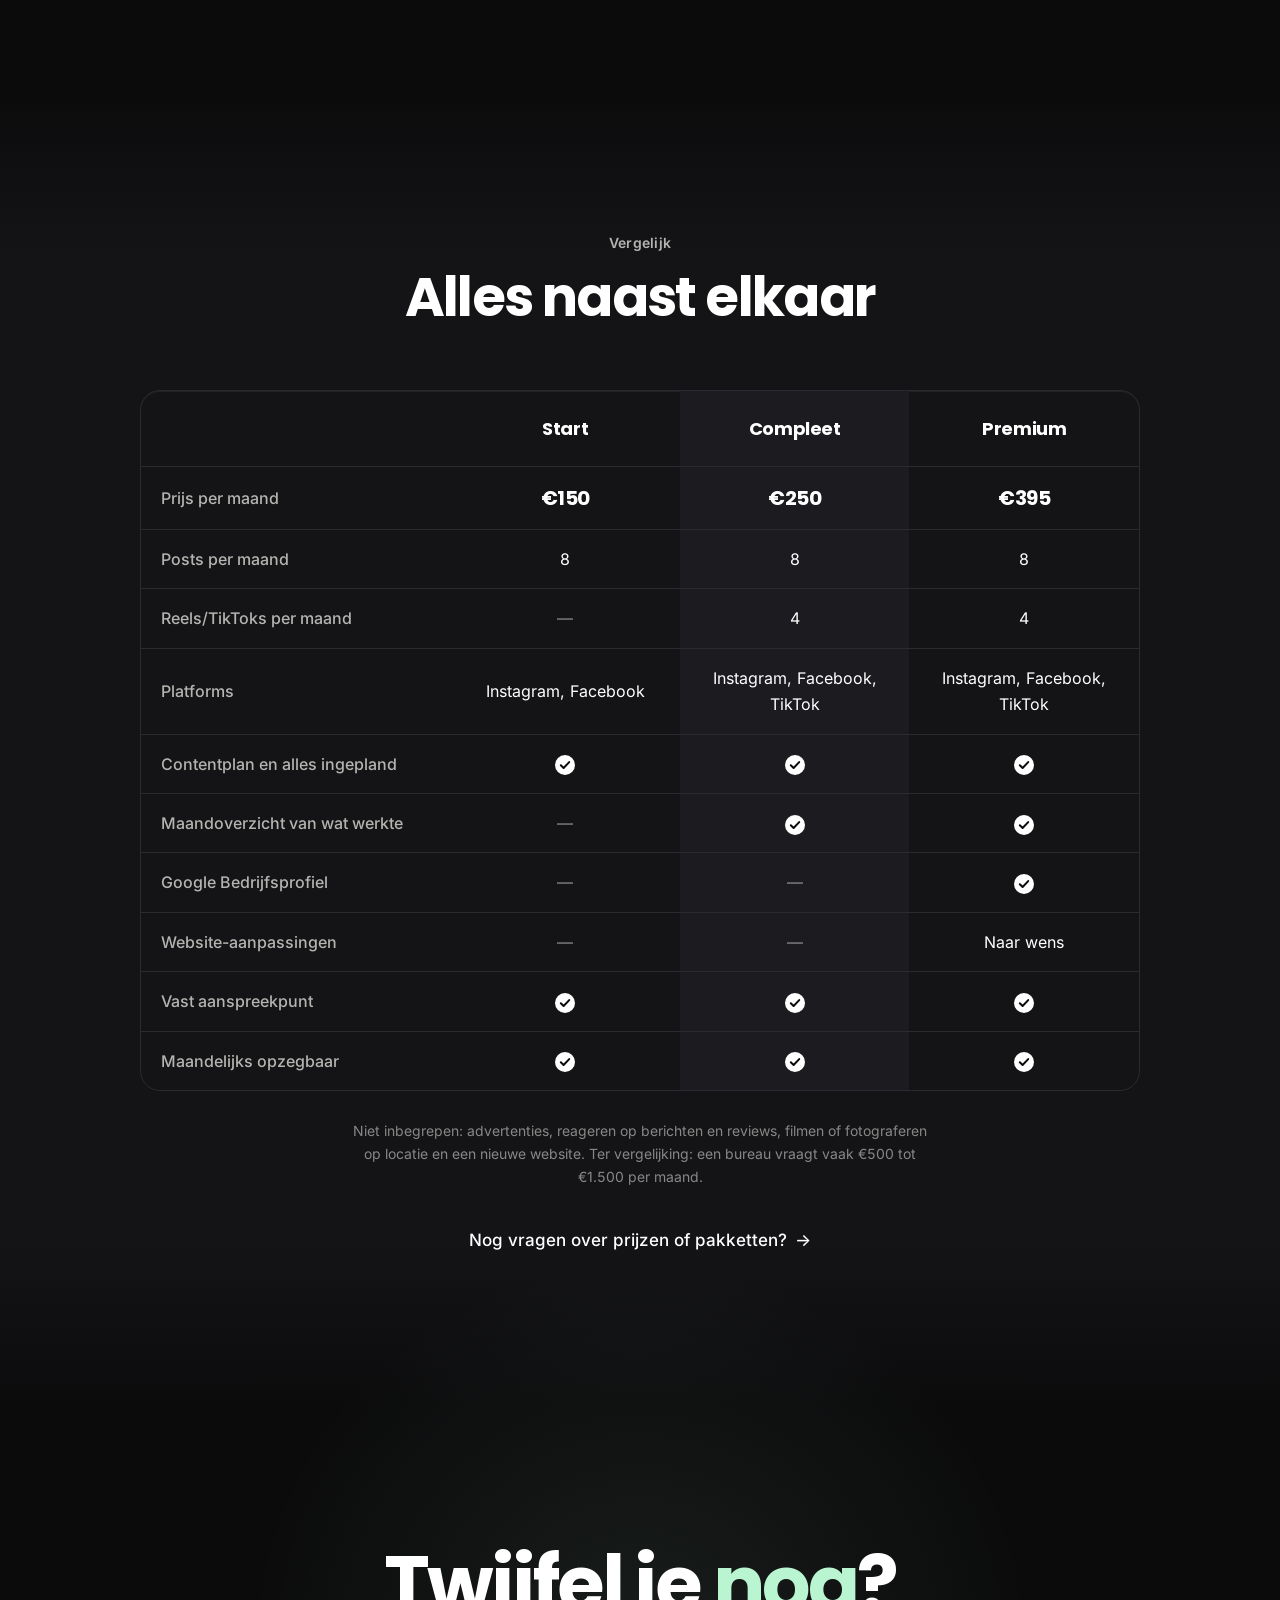
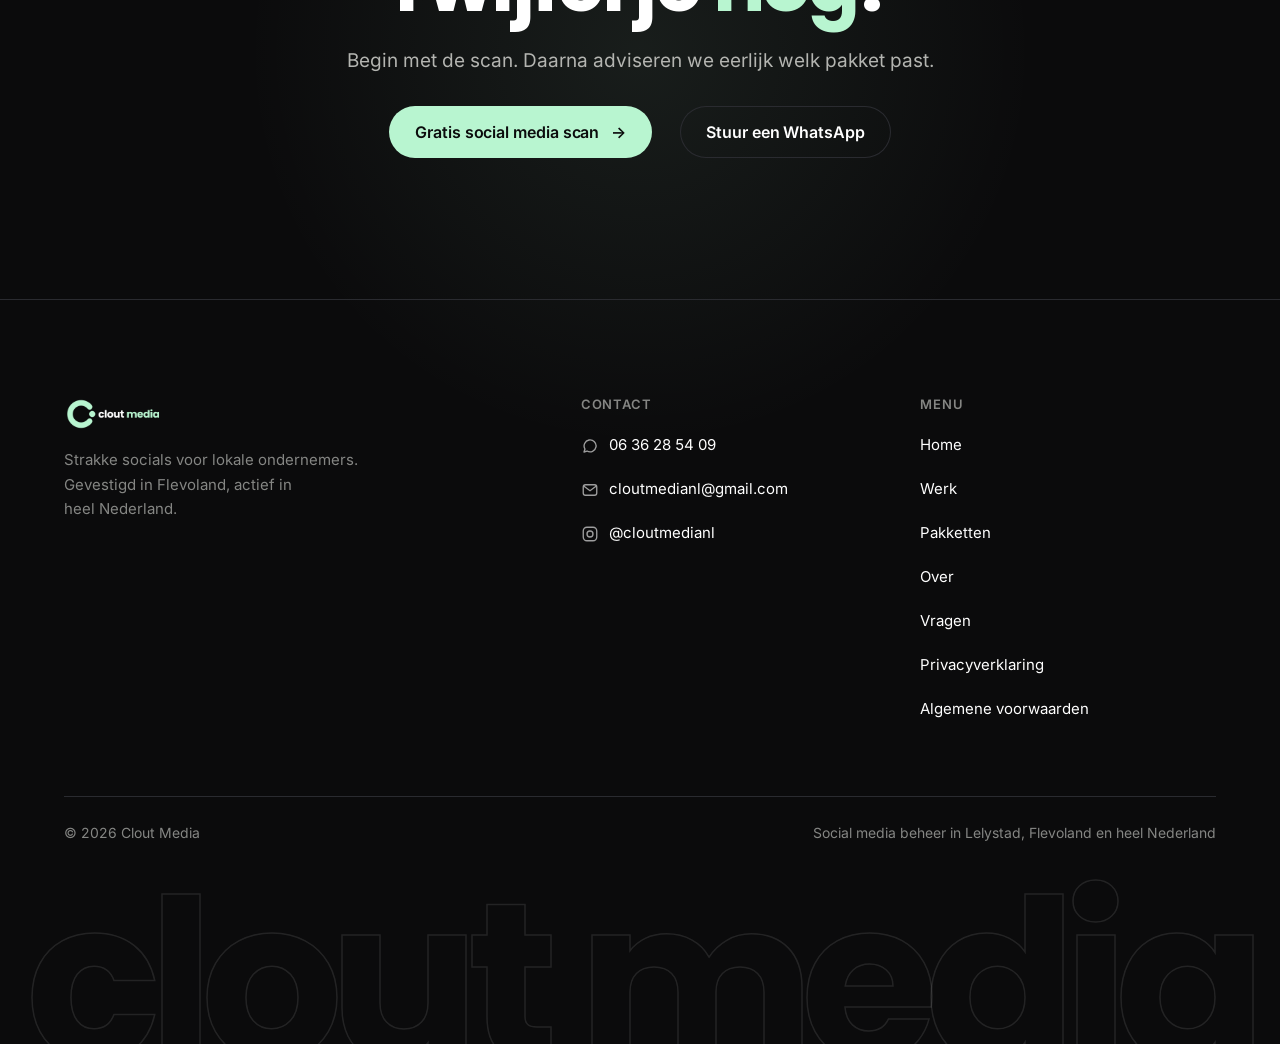
<file: pakketten/index.html>
<!DOCTYPE html>
<html lang="nl" data-root="../">
<head>
<meta charset="utf-8">
<meta name="viewport" content="width=device-width, initial-scale=1, viewport-fit=cover">
<title>Pakketten en prijzen | Clout Media</title>
<meta name="description" content="Drie pakketten: Start €150 (8 posts), Compleet €250 (8 posts en 4 Reels/TikToks) en Premium €395 met Google Bedrijfsprofiel en website-aanpassingen. Maandelijks opzegbaar.">
<link rel="canonical" href="https://cloutmedianl.github.io/cloutmedia-website/pakketten/">
<meta property="og:type" content="website">
<meta property="og:site_name" content="Clout Media">
<meta property="og:title" content="Pakketten en prijzen | Clout Media">
<meta property="og:description" content="Drie pakketten: Start €150 (8 posts), Compleet €250 (8 posts en 4 Reels/TikToks) en Premium €395 met Google Bedrijfsprofiel en website-aanpassingen. Maandelijks opzegbaar.">
<meta property="og:url" content="https://cloutmedianl.github.io/cloutmedia-website/pakketten/">
<meta property="og:image" content="https://cloutmedianl.github.io/cloutmedia-website/img/og.jpg">
<meta name="twitter:card" content="summary_large_image">
<meta name="theme-color" content="#0b0b0c">
<link rel="icon" href="../favicon.ico" sizes="any">
<link rel="icon" type="image/png" sizes="32x32" href="../assets/icon-32.png">
<link rel="apple-touch-icon" href="../assets/icon-180.png">
<link rel="preload" href="../assets/fonts/poppins-700.woff" as="font" type="font/woff" crossorigin>
<link rel="preload" href="../assets/fonts/inter-400.woff" as="font" type="font/woff" crossorigin>
<link rel="stylesheet" href="../assets/site.css?v=08388892">
</head>
<body data-page="pakketten">
<a class="skip" href="#main">Naar de inhoud</a>
<header class="hdr">
  <div class="wrap nav">
    <a class="logo" href="../" aria-label="Clout Media, naar home"><img src="../img/logo.png" alt="Clout Media" width="102" height="34"></a>
    <nav class="menu" aria-label="Hoofdmenu"><a href="../">Home</a><a href="../werk/">Werk</a><a href="../pakketten/" aria-current="page">Pakketten</a><a href="../over/">Over</a><a href="../vragen/">Vragen</a></nav>
    <div class="nav-r">
      <a class="btn btn-main" href="../scan/">Gratis scan</a>
      <button class="burger" type="button" aria-label="Menu openen" aria-expanded="false" aria-controls="sheet"><span></span></button>
    </div>
  </div>
</header>
<div class="sheet" id="sheet" aria-hidden="true">
  <div class="nav"><a class="logo" href="../" aria-label="Clout Media, naar home"><img src="../img/logo.png" alt="Clout Media" width="102" height="34"></a><button class="x" type="button" aria-label="Menu sluiten"><svg width="18" height="18" viewBox="0 0 24 24"><path d="M6 6l12 12M18 6L6 18" stroke="#fff" stroke-width="1.8" stroke-linecap="round"/></svg></button></div>
  <nav aria-label="Menu"><a href="../">Home</a><a href="../werk/">Werk</a><a href="../pakketten/" aria-current="page">Pakketten</a><a href="../over/">Over</a><a href="../vragen/">Vragen</a></nav>
  <a class="btn btn-main" href="../scan/">Gratis scan <span class="arr" aria-hidden="true">→</span></a>
</div>
<main id="main">
<section class="phero"><div class="glow" aria-hidden="true"></div><div class="wrap" style="position:relative">
  <span class="kicker fade-up">Pakketten</span><h1 class="reveal mega"><span class="ln"><span>Heldere prijzen.</span></span> <span class="ln"><span>Geen <span class="mint">verrassingen.</span></span></span></h1><p class="lead fade-up fu1">Alle bedragen per maand. Elk pakket is maandelijks opzegbaar.</p></div></section>
<section style="padding-top:24px">
  <div class="wrap">
    <div class="plans3">
      <article class="card plan hov rv"><div class="phd"><div><h3>Start</h3><p class="for">Voor een verzorgde, strakke pagina.</p></div></div><div class="amt">€150<small>per maand</small></div><ul class="ul"><li>8 posts per maand</li><li>Instagram en Facebook</li><li>Contentplan, alles ingepland</li><li>Vast aanspreekpunt</li></ul><a class="btn btn-ghost" href="../scan/">Kies Start <span class="arr" aria-hidden="true">→</span></a></article>
      <article class="card plan top rv d1"><div class="phd"><div><h3>Compleet <span class="badge">Aanrader</span></h3><p class="for">Voor wie ook nieuwe mensen wil bereiken.</p></div></div><div class="amt">€250<small>per maand</small></div><ul class="ul"><li>8 posts per maand</li><li>4 Reels/TikToks per maand</li><li>Instagram, Facebook en TikTok</li><li>Contentplan, alles ingepland</li><li>Maandoverzicht van wat werkte</li><li>Vast aanspreekpunt</li></ul><a class="btn btn-dark" href="../scan/">Kies Compleet <span class="arr" aria-hidden="true">→</span></a></article>
      <article class="card plan prem hov rv d2"><div class="phd"><div><h3>Premium <span class="badge line">Met Google &amp; website</span></h3><p class="for">Voor wie overal goed gevonden wil worden.</p></div></div><div class="amt">€395<small>per maand</small></div><ul class="ul"><li><b>Alles van Compleet</b></li><li><div>Google Bedrijfsprofiel bijgehouden<small>2 Google-berichten per maand, nieuwe foto's, openingstijden en feestdagen up-to-date</small></div></li><li><div>Website-aanpassingen naar wens<small>Jij vraagt, wij passen aan: teksten, foto's, acties en meer.</small></div></li><li>Vast aanspreekpunt</li></ul><a class="btn btn-ghost" href="../scan/">Kies Premium <span class="arr" aria-hidden="true">→</span></a></article>
    </div>
    <div class="card picker rv" id="picker" aria-live="polite"></div>
  </div>
</section>
<section class="alt">
  <div class="wrap">
    <div class="head rv"><span class="kicker">Vergelijk</span><h2>Alles naast elkaar</h2></div>
    <div class="cmpwrap rv"><div class="tabs" role="tablist" aria-label="Kies een pakket"><button type="button" role="tab" data-col="1" aria-selected="false">Start</button><button type="button" role="tab" data-col="2" aria-selected="true">Compleet</button><button type="button" role="tab" data-col="3" aria-selected="false">Premium</button></div><table class="cmp" data-on="2"><caption class="sr">Vergelijking van de drie pakketten</caption><thead><tr><th scope="col"><span class="sr">Onderdeel</span></th><th scope="col" class="k1">Start</th><th scope="col" class="k2">Compleet</th><th scope="col" class="k3">Premium</th></tr></thead><tbody><tr><th scope="row">Prijs per maand</th><td class="k1">€150</td><td class="k2">€250</td><td class="k3">€395</td></tr><tr><th scope="row">Posts per maand</th><td class="k1">8</td><td class="k2">8</td><td class="k3">8</td></tr><tr><th scope="row">Reels/TikToks per maand</th><td class="k1"><span class="no" aria-label="Nee">—</span></td><td class="k2">4</td><td class="k3">4</td></tr><tr><th scope="row">Platforms</th><td class="k1">Instagram, Facebook</td><td class="k2">Instagram, Facebook, TikTok</td><td class="k3">Instagram, Facebook, TikTok</td></tr><tr><th scope="row">Contentplan en alles ingepland</th><td class="k1"><svg width="20" height="20" viewBox="0 0 20 20" aria-label="Ja" role="img"><circle cx="10" cy="10" r="10" fill="#fff"/><path d="M5.8 10.3l2.8 2.7 5.6-5.9" fill="none" stroke="#0b0b0c" stroke-width="2" stroke-linecap="round" stroke-linejoin="round"/></svg></td><td class="k2"><svg width="20" height="20" viewBox="0 0 20 20" aria-label="Ja" role="img"><circle cx="10" cy="10" r="10" fill="#fff"/><path d="M5.8 10.3l2.8 2.7 5.6-5.9" fill="none" stroke="#0b0b0c" stroke-width="2" stroke-linecap="round" stroke-linejoin="round"/></svg></td><td class="k3"><svg width="20" height="20" viewBox="0 0 20 20" aria-label="Ja" role="img"><circle cx="10" cy="10" r="10" fill="#fff"/><path d="M5.8 10.3l2.8 2.7 5.6-5.9" fill="none" stroke="#0b0b0c" stroke-width="2" stroke-linecap="round" stroke-linejoin="round"/></svg></td></tr><tr><th scope="row">Maandoverzicht van wat werkte</th><td class="k1"><span class="no" aria-label="Nee">—</span></td><td class="k2"><svg width="20" height="20" viewBox="0 0 20 20" aria-label="Ja" role="img"><circle cx="10" cy="10" r="10" fill="#fff"/><path d="M5.8 10.3l2.8 2.7 5.6-5.9" fill="none" stroke="#0b0b0c" stroke-width="2" stroke-linecap="round" stroke-linejoin="round"/></svg></td><td class="k3"><svg width="20" height="20" viewBox="0 0 20 20" aria-label="Ja" role="img"><circle cx="10" cy="10" r="10" fill="#fff"/><path d="M5.8 10.3l2.8 2.7 5.6-5.9" fill="none" stroke="#0b0b0c" stroke-width="2" stroke-linecap="round" stroke-linejoin="round"/></svg></td></tr><tr><th scope="row">Google Bedrijfsprofiel</th><td class="k1"><span class="no" aria-label="Nee">—</span></td><td class="k2"><span class="no" aria-label="Nee">—</span></td><td class="k3"><svg width="20" height="20" viewBox="0 0 20 20" aria-label="Ja" role="img"><circle cx="10" cy="10" r="10" fill="#fff"/><path d="M5.8 10.3l2.8 2.7 5.6-5.9" fill="none" stroke="#0b0b0c" stroke-width="2" stroke-linecap="round" stroke-linejoin="round"/></svg></td></tr><tr><th scope="row">Website-aanpassingen</th><td class="k1"><span class="no" aria-label="Nee">—</span></td><td class="k2"><span class="no" aria-label="Nee">—</span></td><td class="k3">Naar wens</td></tr><tr><th scope="row">Vast aanspreekpunt</th><td class="k1"><svg width="20" height="20" viewBox="0 0 20 20" aria-label="Ja" role="img"><circle cx="10" cy="10" r="10" fill="#fff"/><path d="M5.8 10.3l2.8 2.7 5.6-5.9" fill="none" stroke="#0b0b0c" stroke-width="2" stroke-linecap="round" stroke-linejoin="round"/></svg></td><td class="k2"><svg width="20" height="20" viewBox="0 0 20 20" aria-label="Ja" role="img"><circle cx="10" cy="10" r="10" fill="#fff"/><path d="M5.8 10.3l2.8 2.7 5.6-5.9" fill="none" stroke="#0b0b0c" stroke-width="2" stroke-linecap="round" stroke-linejoin="round"/></svg></td><td class="k3"><svg width="20" height="20" viewBox="0 0 20 20" aria-label="Ja" role="img"><circle cx="10" cy="10" r="10" fill="#fff"/><path d="M5.8 10.3l2.8 2.7 5.6-5.9" fill="none" stroke="#0b0b0c" stroke-width="2" stroke-linecap="round" stroke-linejoin="round"/></svg></td></tr><tr><th scope="row">Maandelijks opzegbaar</th><td class="k1"><svg width="20" height="20" viewBox="0 0 20 20" aria-label="Ja" role="img"><circle cx="10" cy="10" r="10" fill="#fff"/><path d="M5.8 10.3l2.8 2.7 5.6-5.9" fill="none" stroke="#0b0b0c" stroke-width="2" stroke-linecap="round" stroke-linejoin="round"/></svg></td><td class="k2"><svg width="20" height="20" viewBox="0 0 20 20" aria-label="Ja" role="img"><circle cx="10" cy="10" r="10" fill="#fff"/><path d="M5.8 10.3l2.8 2.7 5.6-5.9" fill="none" stroke="#0b0b0c" stroke-width="2" stroke-linecap="round" stroke-linejoin="round"/></svg></td><td class="k3"><svg width="20" height="20" viewBox="0 0 20 20" aria-label="Ja" role="img"><circle cx="10" cy="10" r="10" fill="#fff"/><path d="M5.8 10.3l2.8 2.7 5.6-5.9" fill="none" stroke="#0b0b0c" stroke-width="2" stroke-linecap="round" stroke-linejoin="round"/></svg></td></tr></tbody></table></div>
    <p class="fine rv">Niet inbegrepen: advertenties, reageren op berichten en reviews, filmen of fotograferen op locatie en een nieuwe website. Ter vergelijking: een bureau vraagt vaak €500 tot €1.500 per maand.</p>
    <p class="routeq rv"><a class="tlink" href="../vragen/#prijs">Nog vragen over prijzen of pakketten? <span class="arr" aria-hidden="true">→</span></a></p>
  </div>
</section>
<section class="cta" data-nobar><div class="glow" aria-hidden="true"></div><div class="wrap rv" style="position:relative">
  <h2>Twijfel je <span class="mint">nog</span>?</h2><p class="lead">Begin met de scan. Daarna adviseren we eerlijk welk pakket past.</p><div class="ctas"><a class="btn btn-main" href="../scan/">Gratis social media scan <span class="arr" aria-hidden="true">→</span></a><a class="btn btn-ghost" href="https://wa.me/31636285409" target="_blank" rel="noopener">Stuur een WhatsApp</a></div></div></section>
</main>
<footer class="ftr">
  <div class="wrap">
    <div class="fgrid">
      <div class="fbrand"><img src="../img/logo.png" alt="Clout Media" width="108" height="36" loading="lazy"><p>Strakke socials voor lokale ondernemers. Gevestigd in Flevoland, actief in heel Nederland.</p></div>
      <div class="fcol"><h4>Contact</h4><ul>
        <li><a href="https://wa.me/31636285409" target="_blank" rel="noopener"><svg width="18" height="18" viewBox="0 0 24 24" aria-hidden="true"><path d="M4 20l1.3-4A8 8 0 1 1 8 18.7z" fill="none" stroke="currentColor" stroke-width="1.8" stroke-linejoin="round"/></svg>06 36 28 54 09</a></li>
        <li><a href="mailto:cloutmedianl@gmail.com"><svg width="18" height="18" viewBox="0 0 24 24" aria-hidden="true"><rect x="3" y="5" width="18" height="14" rx="3" fill="none" stroke="currentColor" stroke-width="1.8"/><path d="M4 7l8 6 8-6" fill="none" stroke="currentColor" stroke-width="1.8"/></svg>cloutmedianl@gmail.com</a></li>
        <li><a href="https://www.instagram.com/cloutmedianl/" target="_blank" rel="noopener"><svg width="18" height="18" viewBox="0 0 24 24" aria-hidden="true"><rect x="3" y="3" width="18" height="18" rx="5" fill="none" stroke="currentColor" stroke-width="1.8"/><circle cx="12" cy="12" r="4" fill="none" stroke="currentColor" stroke-width="1.8"/></svg>@cloutmedianl</a></li></ul></div>
      <div class="fcol"><h4>Menu</h4><ul>
        <li><a href="../">Home</a></li><li><a href="../werk/">Werk</a></li><li><a href="../pakketten/">Pakketten</a></li><li><a href="../over/">Over</a></li><li><a href="../vragen/">Vragen</a></li>
        <li><a href="../privacy/">Privacyverklaring</a></li><li><a href="../voorwaarden/">Algemene voorwaarden</a></li></ul></div>
    </div>
    <!-- KVK: zet hier later "· KvK 12345678" achter Clout Media -->
    <div class="fbot"><span>© 2026 Clout Media</span><span>Social media beheer in Lelystad, Flevoland en heel Nederland</span></div>
  </div>
  <div class="word" aria-hidden="true">clout media</div>
</footer>
<div class="mbar" id="mbar"><a class="btn btn-main" href="../scan/">Gratis scan</a><a class="mw" href="https://wa.me/31636285409" target="_blank" rel="noopener" aria-label="WhatsApp"><svg width="26" height="26" viewBox="0 0 32 32" aria-hidden="true"><path fill="#fff" d="M16 3a13 13 0 0 0-11.2 19.6L3 29l6.6-1.7A13 13 0 1 0 16 3zm0 23.7c-2 0-3.9-.5-5.6-1.5l-.4-.2-3.9 1 1-3.8-.3-.4A10.7 10.7 0 1 1 16 26.7zm5.9-8c-.3-.2-1.9-1-2.2-1-.3-.1-.5-.2-.7.2l-1 1.2c-.2.2-.4.3-.7.1-.3-.2-1.4-.5-2.6-1.6-1-.9-1.6-1.9-1.8-2.2-.2-.3 0-.5.1-.7l.5-.6.3-.5c.1-.2 0-.4 0-.6l-1-2.4c-.3-.6-.5-.5-.7-.5h-.6c-.2 0-.6.1-.9.4-.3.3-1.1 1.1-1.1 2.7s1.2 3.2 1.3 3.4c.2.2 2.3 3.5 5.6 4.9 2.8 1.1 3.3.9 3.9.8.6-.1 1.9-.8 2.2-1.5.3-.8.3-1.4.2-1.5-.1-.2-.3-.3-.6-.4z"/></svg></a></div>
<script src="../assets/site.js?v=08388892" defer></script>
</body>
</html>
</file>
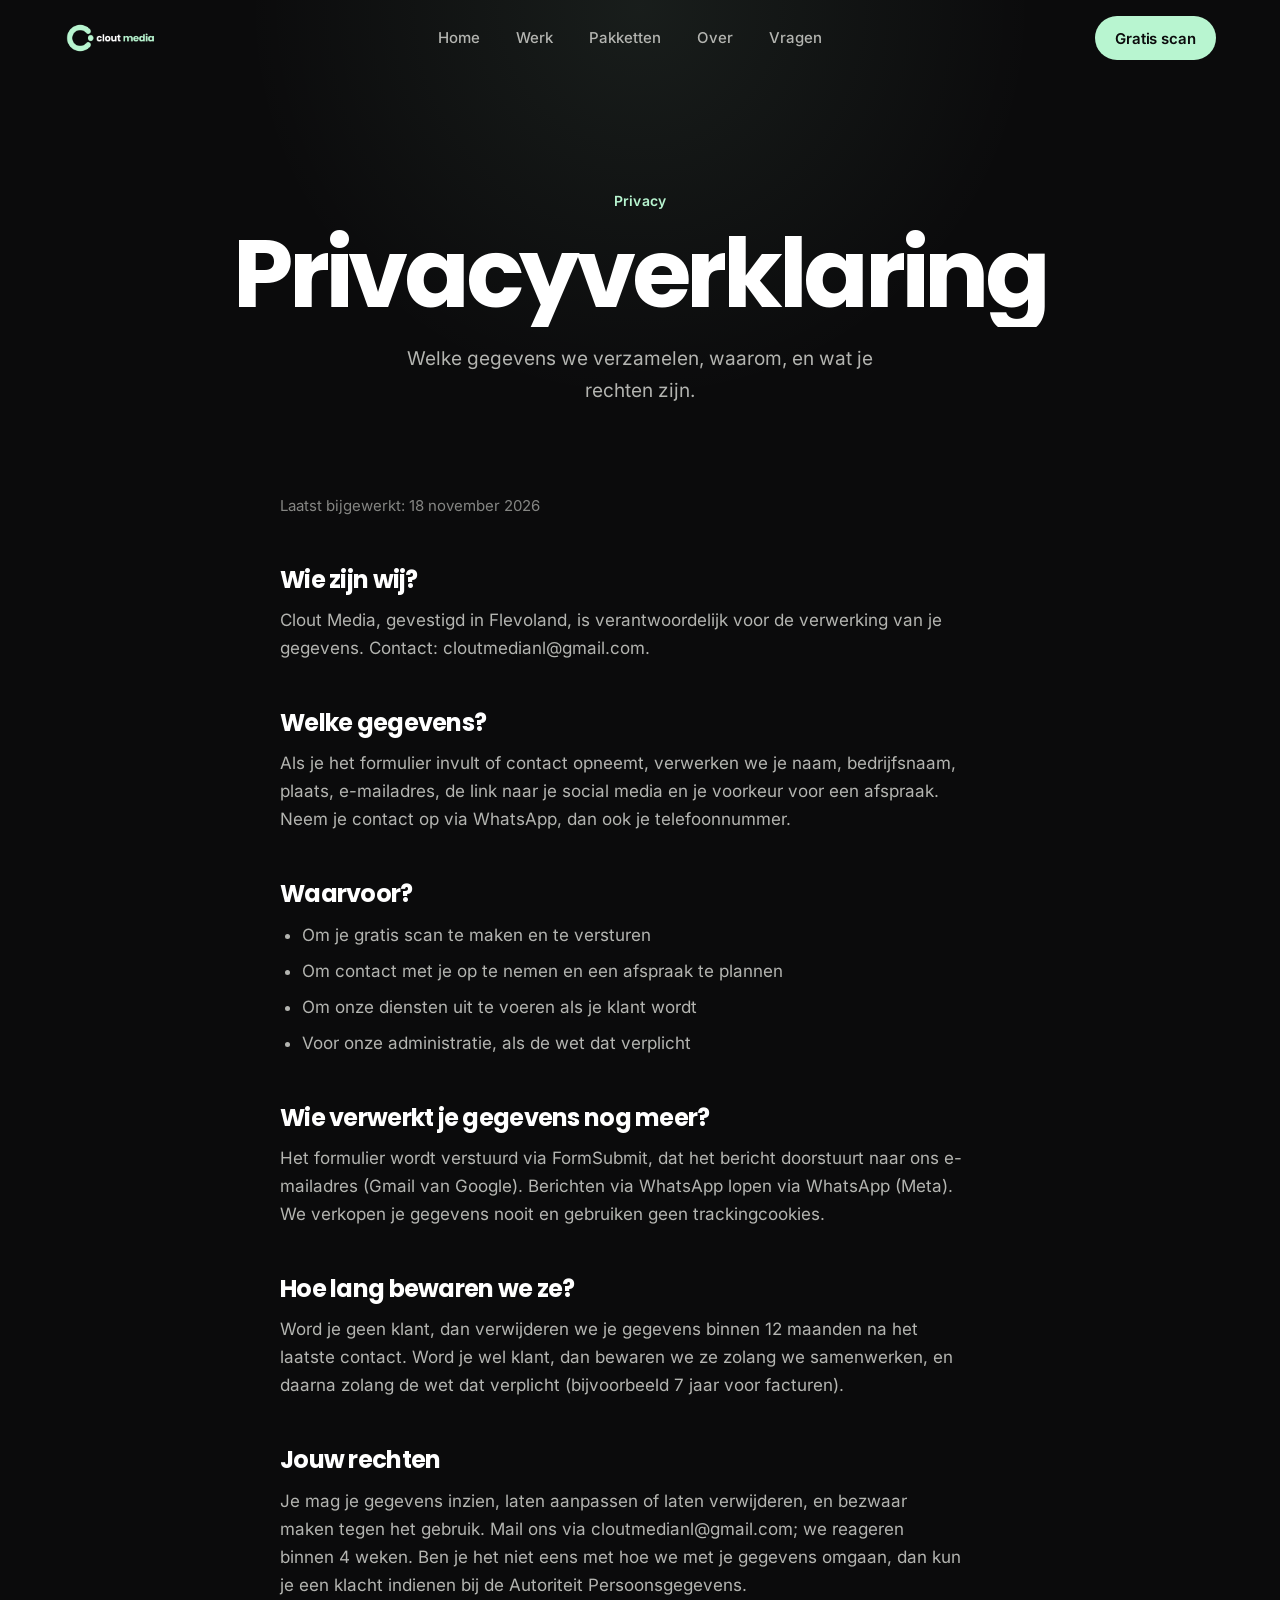
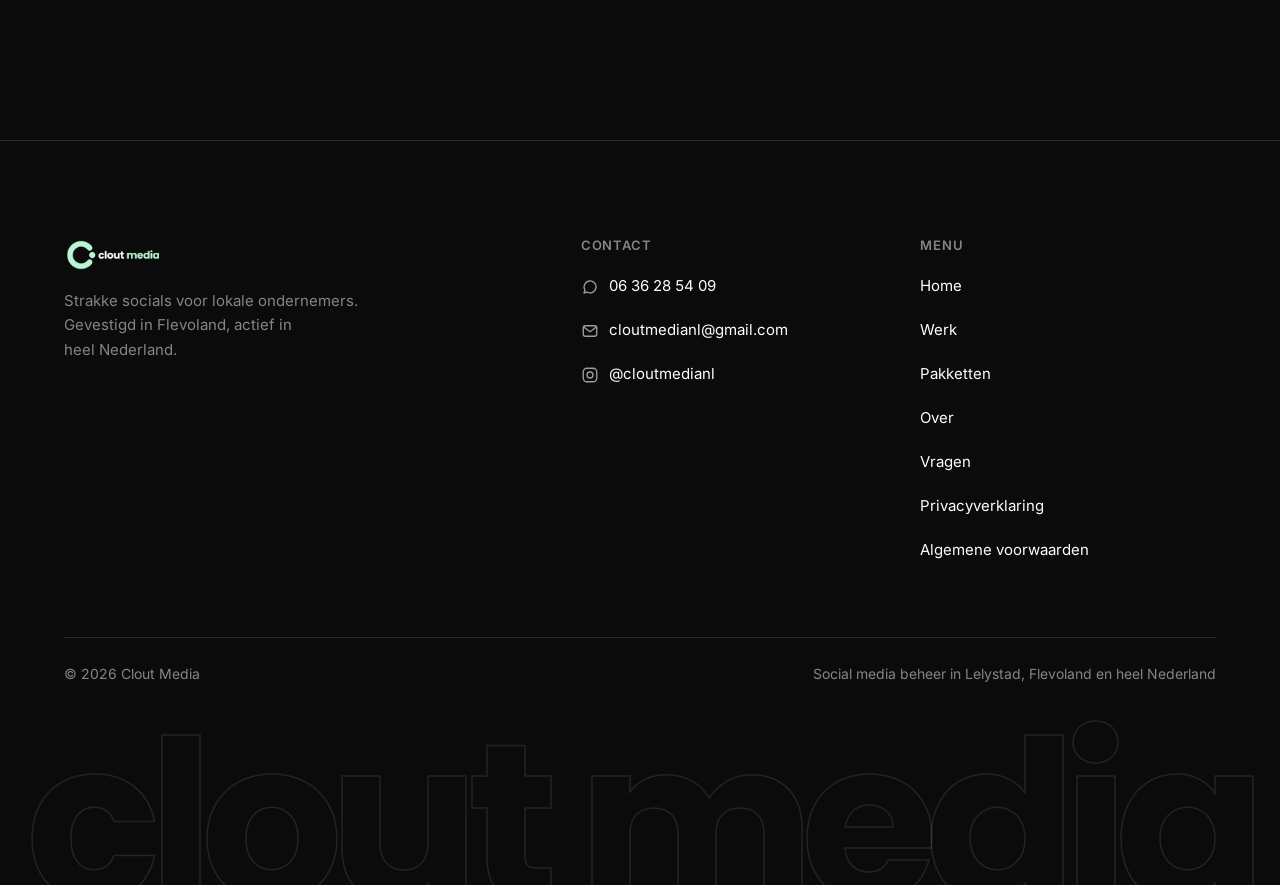
<file: privacy/index.html>
<!DOCTYPE html>
<html lang="nl" data-root="../">
<head>
<meta charset="utf-8">
<meta name="viewport" content="width=device-width, initial-scale=1, viewport-fit=cover">
<title>Privacyverklaring | Clout Media</title>
<meta name="description" content="Privacyverklaring van Clout Media: welke gegevens we verwerken, waarom, hoe lang en wat je rechten zijn.">
<link rel="canonical" href="https://cloutmedianl.github.io/cloutmedia-website/privacy/">
<meta property="og:type" content="website">
<meta property="og:site_name" content="Clout Media">
<meta property="og:title" content="Privacyverklaring | Clout Media">
<meta property="og:description" content="Privacyverklaring van Clout Media: welke gegevens we verwerken, waarom, hoe lang en wat je rechten zijn.">
<meta property="og:url" content="https://cloutmedianl.github.io/cloutmedia-website/privacy/">
<meta property="og:image" content="https://cloutmedianl.github.io/cloutmedia-website/img/og.jpg">
<meta name="twitter:card" content="summary_large_image">
<meta name="theme-color" content="#0b0b0c">
<link rel="icon" href="../favicon.ico" sizes="any">
<link rel="icon" type="image/png" sizes="32x32" href="../assets/icon-32.png">
<link rel="apple-touch-icon" href="../assets/icon-180.png">
<link rel="preload" href="../assets/fonts/poppins-700.woff" as="font" type="font/woff" crossorigin>
<link rel="preload" href="../assets/fonts/inter-400.woff" as="font" type="font/woff" crossorigin>
<link rel="stylesheet" href="../assets/site.css?v=08388892">
</head>
<body data-page="privacy">
<a class="skip" href="#main">Naar de inhoud</a>
<header class="hdr">
  <div class="wrap nav">
    <a class="logo" href="../" aria-label="Clout Media, naar home"><img src="../img/logo.png" alt="Clout Media" width="102" height="34"></a>
    <nav class="menu" aria-label="Hoofdmenu"><a href="../">Home</a><a href="../werk/">Werk</a><a href="../pakketten/">Pakketten</a><a href="../over/">Over</a><a href="../vragen/">Vragen</a></nav>
    <div class="nav-r">
      <a class="btn btn-main" href="../scan/">Gratis scan</a>
      <button class="burger" type="button" aria-label="Menu openen" aria-expanded="false" aria-controls="sheet"><span></span></button>
    </div>
  </div>
</header>
<div class="sheet" id="sheet" aria-hidden="true">
  <div class="nav"><a class="logo" href="../" aria-label="Clout Media, naar home"><img src="../img/logo.png" alt="Clout Media" width="102" height="34"></a><button class="x" type="button" aria-label="Menu sluiten"><svg width="18" height="18" viewBox="0 0 24 24"><path d="M6 6l12 12M18 6L6 18" stroke="#fff" stroke-width="1.8" stroke-linecap="round"/></svg></button></div>
  <nav aria-label="Menu"><a href="../">Home</a><a href="../werk/">Werk</a><a href="../pakketten/">Pakketten</a><a href="../over/">Over</a><a href="../vragen/">Vragen</a></nav>
  <a class="btn btn-main" href="../scan/">Gratis scan <span class="arr" aria-hidden="true">→</span></a>
</div>
<main id="main">
<section class="phero"><div class="glow" aria-hidden="true"></div><div class="wrap" style="position:relative">
  <span class="kicker fade-up">Privacy</span><h1 class="reveal mega"><span class="ln"><span>Privacyverklaring</span></span></h1><p class="lead fade-up fu1">Welke gegevens we verzamelen, waarom, en wat je rechten zijn.</p></div></section><section style="padding-top:24px"><div class="wrap"><article class="prose"><p class="meta">Laatst bijgewerkt: 18 november 2026</p>
    <h2>Wie zijn wij?</h2><p>Clout Media, gevestigd in Flevoland, is<!-- KVK: zet hier later " (KvK: 12345678)" achter Flevoland --> verantwoordelijk voor de verwerking van je gegevens. Contact: cloutmedianl@gmail.com.</p>
    <h2>Welke gegevens?</h2><p>Als je het formulier invult of contact opneemt, verwerken we je naam, bedrijfsnaam, plaats, e-mailadres, de link naar je social media en je voorkeur voor een afspraak. Neem je contact op via WhatsApp, dan ook je telefoonnummer.</p>
    <h2>Waarvoor?</h2><ul><li>Om je gratis scan te maken en te versturen</li><li>Om contact met je op te nemen en een afspraak te plannen</li><li>Om onze diensten uit te voeren als je klant wordt</li><li>Voor onze administratie, als de wet dat verplicht</li></ul>
    <h2>Wie verwerkt je gegevens nog meer?</h2><p>Het formulier wordt verstuurd via FormSubmit, dat het bericht doorstuurt naar ons e-mailadres (Gmail van Google). Berichten via WhatsApp lopen via WhatsApp (Meta). We verkopen je gegevens nooit en gebruiken geen trackingcookies.</p>
    <h2>Hoe lang bewaren we ze?</h2><p>Word je geen klant, dan verwijderen we je gegevens binnen 12 maanden na het laatste contact. Word je wel klant, dan bewaren we ze zolang we samenwerken, en daarna zolang de wet dat verplicht (bijvoorbeeld 7 jaar voor facturen).</p>
    <h2>Jouw rechten</h2><p>Je mag je gegevens inzien, laten aanpassen of laten verwijderen, en bezwaar maken tegen het gebruik. Mail ons via cloutmedianl@gmail.com; we reageren binnen 4 weken. Ben je het niet eens met hoe we met je gegevens omgaan, dan kun je een klacht indienen bij de Autoriteit Persoonsgegevens.</p></article></div></section>
</main>
<footer class="ftr">
  <div class="wrap">
    <div class="fgrid">
      <div class="fbrand"><img src="../img/logo.png" alt="Clout Media" width="108" height="36" loading="lazy"><p>Strakke socials voor lokale ondernemers. Gevestigd in Flevoland, actief in heel Nederland.</p></div>
      <div class="fcol"><h4>Contact</h4><ul>
        <li><a href="https://wa.me/31636285409" target="_blank" rel="noopener"><svg width="18" height="18" viewBox="0 0 24 24" aria-hidden="true"><path d="M4 20l1.3-4A8 8 0 1 1 8 18.7z" fill="none" stroke="currentColor" stroke-width="1.8" stroke-linejoin="round"/></svg>06 36 28 54 09</a></li>
        <li><a href="mailto:cloutmedianl@gmail.com"><svg width="18" height="18" viewBox="0 0 24 24" aria-hidden="true"><rect x="3" y="5" width="18" height="14" rx="3" fill="none" stroke="currentColor" stroke-width="1.8"/><path d="M4 7l8 6 8-6" fill="none" stroke="currentColor" stroke-width="1.8"/></svg>cloutmedianl@gmail.com</a></li>
        <li><a href="https://www.instagram.com/cloutmedianl/" target="_blank" rel="noopener"><svg width="18" height="18" viewBox="0 0 24 24" aria-hidden="true"><rect x="3" y="3" width="18" height="18" rx="5" fill="none" stroke="currentColor" stroke-width="1.8"/><circle cx="12" cy="12" r="4" fill="none" stroke="currentColor" stroke-width="1.8"/></svg>@cloutmedianl</a></li></ul></div>
      <div class="fcol"><h4>Menu</h4><ul>
        <li><a href="../">Home</a></li><li><a href="../werk/">Werk</a></li><li><a href="../pakketten/">Pakketten</a></li><li><a href="../over/">Over</a></li><li><a href="../vragen/">Vragen</a></li>
        <li><a href="../privacy/">Privacyverklaring</a></li><li><a href="../voorwaarden/">Algemene voorwaarden</a></li></ul></div>
    </div>
    <!-- KVK: zet hier later "· KvK 12345678" achter Clout Media -->
    <div class="fbot"><span>© 2026 Clout Media</span><span>Social media beheer in Lelystad, Flevoland en heel Nederland</span></div>
  </div>
  <div class="word" aria-hidden="true">clout media</div>
</footer>
<div class="mbar" id="mbar"><a class="btn btn-main" href="../scan/">Gratis scan</a><a class="mw" href="https://wa.me/31636285409" target="_blank" rel="noopener" aria-label="WhatsApp"><svg width="26" height="26" viewBox="0 0 32 32" aria-hidden="true"><path fill="#fff" d="M16 3a13 13 0 0 0-11.2 19.6L3 29l6.6-1.7A13 13 0 1 0 16 3zm0 23.7c-2 0-3.9-.5-5.6-1.5l-.4-.2-3.9 1 1-3.8-.3-.4A10.7 10.7 0 1 1 16 26.7zm5.9-8c-.3-.2-1.9-1-2.2-1-.3-.1-.5-.2-.7.2l-1 1.2c-.2.2-.4.3-.7.1-.3-.2-1.4-.5-2.6-1.6-1-.9-1.6-1.9-1.8-2.2-.2-.3 0-.5.1-.7l.5-.6.3-.5c.1-.2 0-.4 0-.6l-1-2.4c-.3-.6-.5-.5-.7-.5h-.6c-.2 0-.6.1-.9.4-.3.3-1.1 1.1-1.1 2.7s1.2 3.2 1.3 3.4c.2.2 2.3 3.5 5.6 4.9 2.8 1.1 3.3.9 3.9.8.6-.1 1.9-.8 2.2-1.5.3-.8.3-1.4.2-1.5-.1-.2-.3-.3-.6-.4z"/></svg></a></div>
<script src="../assets/site.js?v=08388892" defer></script>
</body>
</html>
</file>
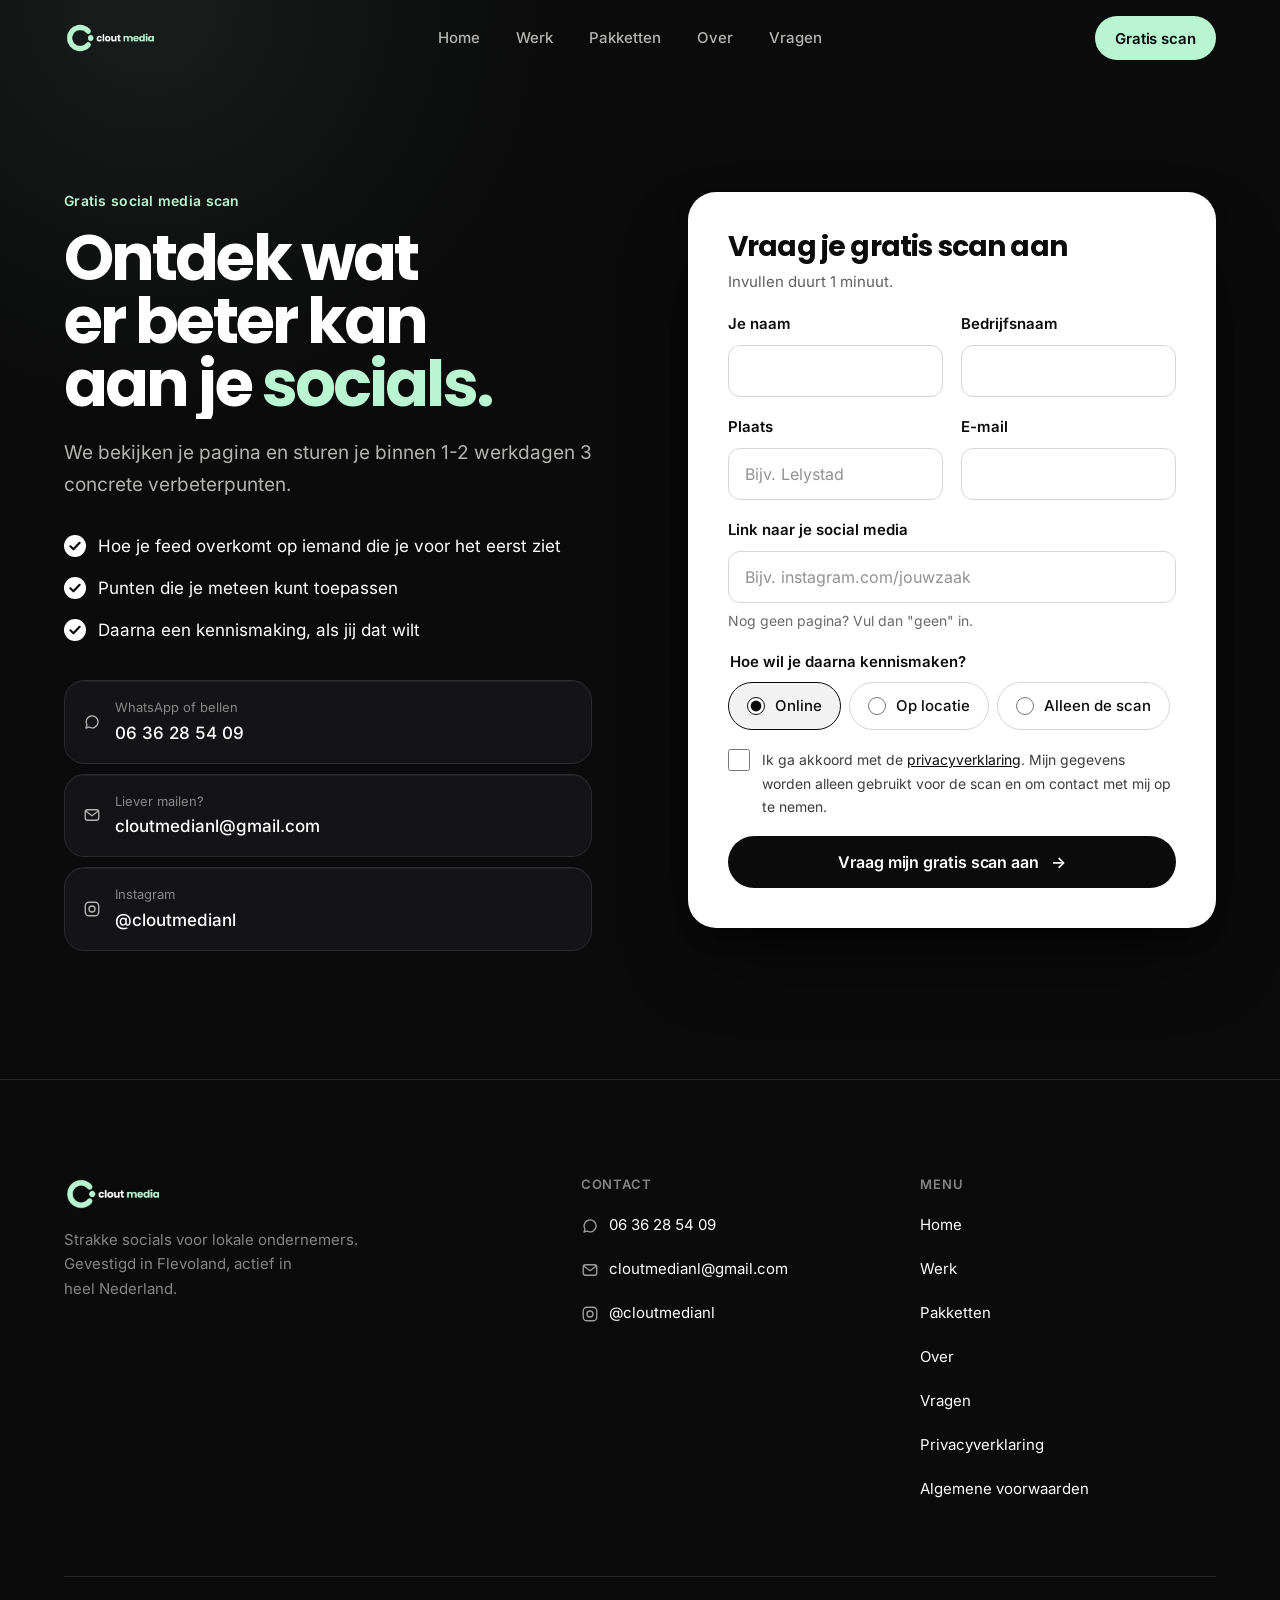
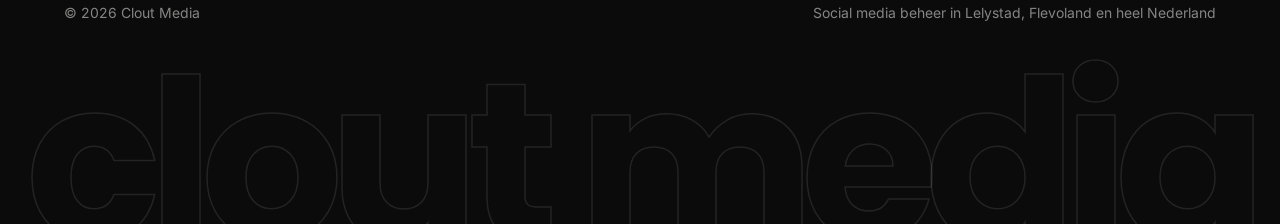
<file: scan/index.html>
<!DOCTYPE html>
<html lang="nl" data-root="../">
<head>
<meta charset="utf-8">
<meta name="viewport" content="width=device-width, initial-scale=1, viewport-fit=cover">
<title>Gratis social media scan | Clout Media</title>
<meta name="description" content="Vraag een gratis social media scan aan. Binnen 1-2 werkdagen krijg je 3 concrete verbeterpunten voor je socials. Gratis en vrijblijvend.">
<link rel="canonical" href="https://cloutmedianl.github.io/cloutmedia-website/scan/">
<meta property="og:type" content="website">
<meta property="og:site_name" content="Clout Media">
<meta property="og:title" content="Gratis social media scan | Clout Media">
<meta property="og:description" content="Vraag een gratis social media scan aan. Binnen 1-2 werkdagen krijg je 3 concrete verbeterpunten voor je socials. Gratis en vrijblijvend.">
<meta property="og:url" content="https://cloutmedianl.github.io/cloutmedia-website/scan/">
<meta property="og:image" content="https://cloutmedianl.github.io/cloutmedia-website/img/og.jpg">
<meta name="twitter:card" content="summary_large_image">
<meta name="theme-color" content="#0b0b0c">
<link rel="icon" href="../favicon.ico" sizes="any">
<link rel="icon" type="image/png" sizes="32x32" href="../assets/icon-32.png">
<link rel="apple-touch-icon" href="../assets/icon-180.png">
<link rel="preload" href="../assets/fonts/poppins-700.woff" as="font" type="font/woff" crossorigin>
<link rel="preload" href="../assets/fonts/inter-400.woff" as="font" type="font/woff" crossorigin>
<link rel="stylesheet" href="../assets/site.css?v=08388892">
</head>
<body data-page="scan">
<a class="skip" href="#main">Naar de inhoud</a>
<header class="hdr">
  <div class="wrap nav">
    <a class="logo" href="../" aria-label="Clout Media, naar home"><img src="../img/logo.png" alt="Clout Media" width="102" height="34"></a>
    <nav class="menu" aria-label="Hoofdmenu"><a href="../">Home</a><a href="../werk/">Werk</a><a href="../pakketten/">Pakketten</a><a href="../over/">Over</a><a href="../vragen/">Vragen</a></nav>
    <div class="nav-r">
      <a class="btn btn-main" href="../scan/">Gratis scan</a>
      <button class="burger" type="button" aria-label="Menu openen" aria-expanded="false" aria-controls="sheet"><span></span></button>
    </div>
  </div>
</header>
<div class="sheet" id="sheet" aria-hidden="true">
  <div class="nav"><a class="logo" href="../" aria-label="Clout Media, naar home"><img src="../img/logo.png" alt="Clout Media" width="102" height="34"></a><button class="x" type="button" aria-label="Menu sluiten"><svg width="18" height="18" viewBox="0 0 24 24"><path d="M6 6l12 12M18 6L6 18" stroke="#fff" stroke-width="1.8" stroke-linecap="round"/></svg></button></div>
  <nav aria-label="Menu"><a href="../">Home</a><a href="../werk/">Werk</a><a href="../pakketten/">Pakketten</a><a href="../over/">Over</a><a href="../vragen/">Vragen</a></nav>
  <a class="btn btn-main" href="../scan/">Gratis scan <span class="arr" aria-hidden="true">→</span></a>
</div>
<main id="main">
<section class="phero" style="text-align:left;padding-bottom:clamp(80px,10vw,136px)"><div class="glow" aria-hidden="true" style="left:0;margin-left:-300px"></div>
  <div class="wrap sgrid" style="position:relative">
    <div class="copy">
      <span class="kicker fade-up">Gratis social media scan</span>
      <h1 class="reveal mega" style="margin:0;max-width:14ch"><span class="ln"><span>Ontdek wat er beter kan aan je <span class="mint">socials.</span></span></span></h1>
      <p class="lead fade-up fu1">We bekijken je pagina en sturen je binnen <span class="nw">1-2</span> werkdagen 3 concrete verbeterpunten.</p>
      <ul class="points fade-up fu2"><li>Hoe je feed overkomt op iemand die je voor het eerst ziet</li><li>Punten die je meteen kunt toepassen</li><li>Daarna een kennismaking, als jij dat wilt</li></ul>
      <div class="contact fade-up fu3">
        <a class="card hov" href="https://wa.me/31636285409" target="_blank" rel="noopener"><svg width="18" height="18" viewBox="0 0 24 24" aria-hidden="true"><path d="M4 20l1.3-4A8 8 0 1 1 8 18.7z" fill="none" stroke="currentColor" stroke-width="1.8" stroke-linejoin="round"/></svg><span><small>WhatsApp of bellen</small><strong>06 36 28 54 09</strong></span></a>
        <a class="card hov" href="mailto:cloutmedianl@gmail.com"><svg width="18" height="18" viewBox="0 0 24 24" aria-hidden="true"><rect x="3" y="5" width="18" height="14" rx="3" fill="none" stroke="currentColor" stroke-width="1.8"/><path d="M4 7l8 6 8-6" fill="none" stroke="currentColor" stroke-width="1.8"/></svg><span><small>Liever mailen?</small><strong>cloutmedianl@gmail.com</strong></span></a>
        <a class="card hov" href="https://www.instagram.com/cloutmedianl/" target="_blank" rel="noopener"><svg width="18" height="18" viewBox="0 0 24 24" aria-hidden="true"><rect x="3" y="3" width="18" height="18" rx="5" fill="none" stroke="currentColor" stroke-width="1.8"/><circle cx="12" cy="12" r="4" fill="none" stroke="currentColor" stroke-width="1.8"/></svg><span><small>Instagram</small><strong>@cloutmedianl</strong></span></a>
      </div>
    </div>
    <form class="form fade-up fu2" id="form" novalidate>
      <h2>Vraag je gratis scan aan</h2>
      <p class="sub">Invullen duurt 1 minuut.</p>
      <input type="hidden" name="_subject" value="Nieuwe aanvraag gratis scan via cloutmedia.nl">
      <input type="hidden" name="_template" value="table">
      <input type="hidden" name="_captcha" value="false">
      <input type="text" name="_honey" style="display:none" tabindex="-1" autocomplete="off" aria-hidden="true">
      <div class="row2">
        <div class="field"><label for="f1">Je naam</label><input id="f1" name="Naam" autocomplete="name" required aria-describedby="e1"><p class="err" id="e1">Vul je naam in.</p></div>
        <div class="field"><label for="f2">Bedrijfsnaam</label><input id="f2" name="Bedrijf" autocomplete="organization" required aria-describedby="e2"><p class="err" id="e2">Vul de naam van je bedrijf in.</p></div>
      </div>
      <div class="row2">
        <div class="field"><label for="f3">Plaats</label><input id="f3" name="Plaats" autocomplete="address-level2" placeholder="Bijv. Lelystad" required aria-describedby="e3"><p class="err" id="e3">Vul je plaats in.</p></div>
        <div class="field"><label for="f4">E-mail</label><input id="f4" name="E-mail" type="email" autocomplete="email" required aria-describedby="e4"><p class="err" id="e4">Vul een geldig e-mailadres in.</p></div>
      </div>
      <div class="field"><label for="f5">Link naar je social media</label><input id="f5" name="Social link" placeholder="Bijv. instagram.com/jouwzaak" required aria-describedby="h5 e5"><p class="hint" id="h5">Nog geen pagina? Vul dan "geen" in.</p><p class="err" id="e5">Vul een link in, of "geen".</p></div>
      <fieldset class="field"><legend>Hoe wil je daarna kennismaken?</legend><div class="seg">
        <label><input type="radio" name="Afspraak" value="Online" checked> Online</label>
        <label><input type="radio" name="Afspraak" value="Op locatie"> Op locatie</label>
        <label><input type="radio" name="Afspraak" value="Alleen de scan"> Alleen de scan</label></div></fieldset>
      <div class="cfield"><label class="consent"><input type="checkbox" id="ok" required> <span>Ik ga akkoord met de <a href="../privacy/" target="_blank">privacyverklaring</a>. Mijn gegevens worden alleen gebruikt voor de scan en om contact met mij op te nemen.</span></label></div>
      <p class="failmsg" role="alert">Versturen lukte niet. Stuur ons een WhatsApp op <a href="https://wa.me/31636285409">06 36 28 54 09</a> of mail naar cloutmedianl@gmail.com.</p>
      <button class="btn btn-dark" type="submit">Vraag mijn gratis scan aan <span class="arr" aria-hidden="true">→</span></button>
      <div class="done" role="status"><div class="ok" aria-hidden="true"><svg width="28" height="28" viewBox="0 0 24 24"><path d="M5 12.5l4.5 4.5L19 7.5" fill="none" stroke="#b8f5d0" stroke-width="2.4" stroke-linecap="round" stroke-linejoin="round"/></svg></div><h2 tabindex="-1">Bedankt, je aanvraag is binnen</h2><p>Je krijgt je scan binnen <span class="nw">1-2</span> werkdagen. Heb je in de tussentijd een vraag? Stuur ons gerust een WhatsApp.</p></div>
    </form>
  </div>
</section>
</main>
<footer class="ftr">
  <div class="wrap">
    <div class="fgrid">
      <div class="fbrand"><img src="../img/logo.png" alt="Clout Media" width="108" height="36" loading="lazy"><p>Strakke socials voor lokale ondernemers. Gevestigd in Flevoland, actief in heel Nederland.</p></div>
      <div class="fcol"><h4>Contact</h4><ul>
        <li><a href="https://wa.me/31636285409" target="_blank" rel="noopener"><svg width="18" height="18" viewBox="0 0 24 24" aria-hidden="true"><path d="M4 20l1.3-4A8 8 0 1 1 8 18.7z" fill="none" stroke="currentColor" stroke-width="1.8" stroke-linejoin="round"/></svg>06 36 28 54 09</a></li>
        <li><a href="mailto:cloutmedianl@gmail.com"><svg width="18" height="18" viewBox="0 0 24 24" aria-hidden="true"><rect x="3" y="5" width="18" height="14" rx="3" fill="none" stroke="currentColor" stroke-width="1.8"/><path d="M4 7l8 6 8-6" fill="none" stroke="currentColor" stroke-width="1.8"/></svg>cloutmedianl@gmail.com</a></li>
        <li><a href="https://www.instagram.com/cloutmedianl/" target="_blank" rel="noopener"><svg width="18" height="18" viewBox="0 0 24 24" aria-hidden="true"><rect x="3" y="3" width="18" height="18" rx="5" fill="none" stroke="currentColor" stroke-width="1.8"/><circle cx="12" cy="12" r="4" fill="none" stroke="currentColor" stroke-width="1.8"/></svg>@cloutmedianl</a></li></ul></div>
      <div class="fcol"><h4>Menu</h4><ul>
        <li><a href="../">Home</a></li><li><a href="../werk/">Werk</a></li><li><a href="../pakketten/">Pakketten</a></li><li><a href="../over/">Over</a></li><li><a href="../vragen/">Vragen</a></li>
        <li><a href="../privacy/">Privacyverklaring</a></li><li><a href="../voorwaarden/">Algemene voorwaarden</a></li></ul></div>
    </div>
    <!-- KVK: zet hier later "· KvK 12345678" achter Clout Media -->
    <div class="fbot"><span>© 2026 Clout Media</span><span>Social media beheer in Lelystad, Flevoland en heel Nederland</span></div>
  </div>
  <div class="word" aria-hidden="true">clout media</div>
</footer>

<script src="../assets/site.js?v=08388892" defer></script>
</body>
</html>
</file>
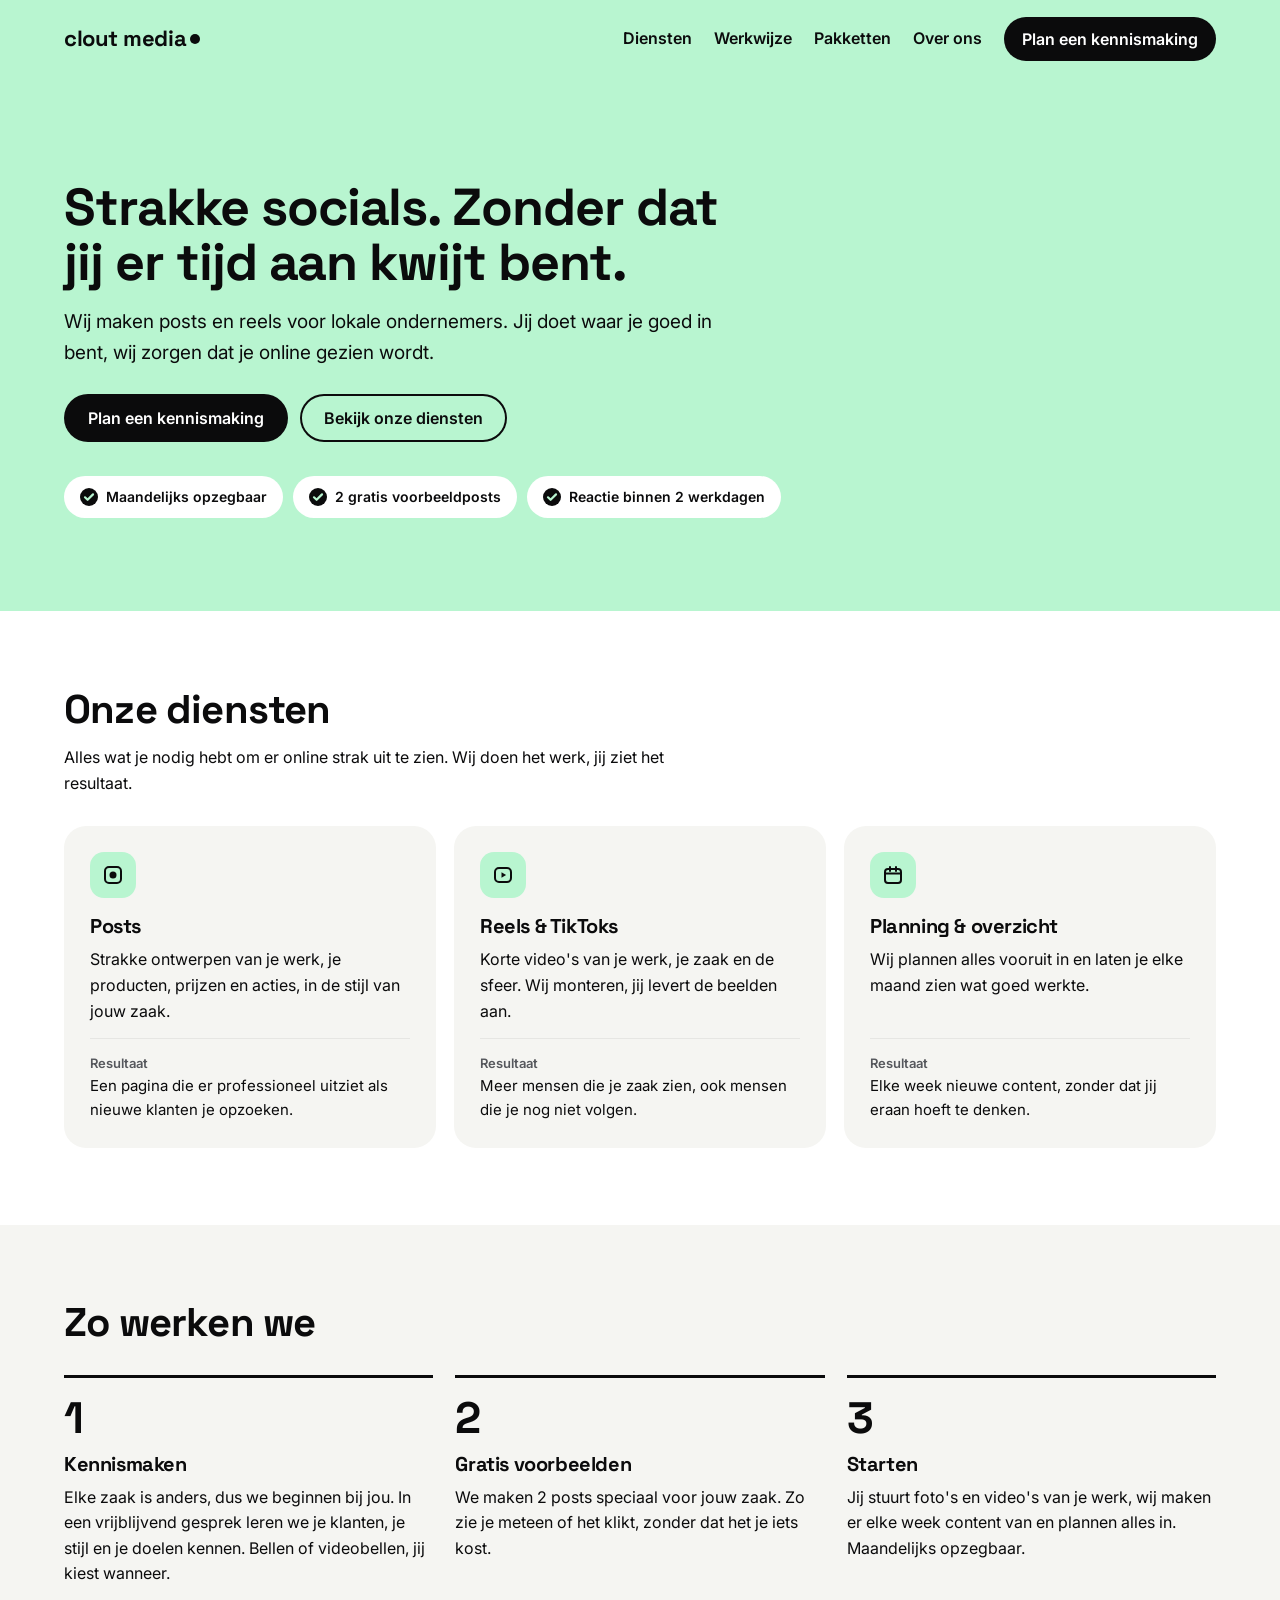
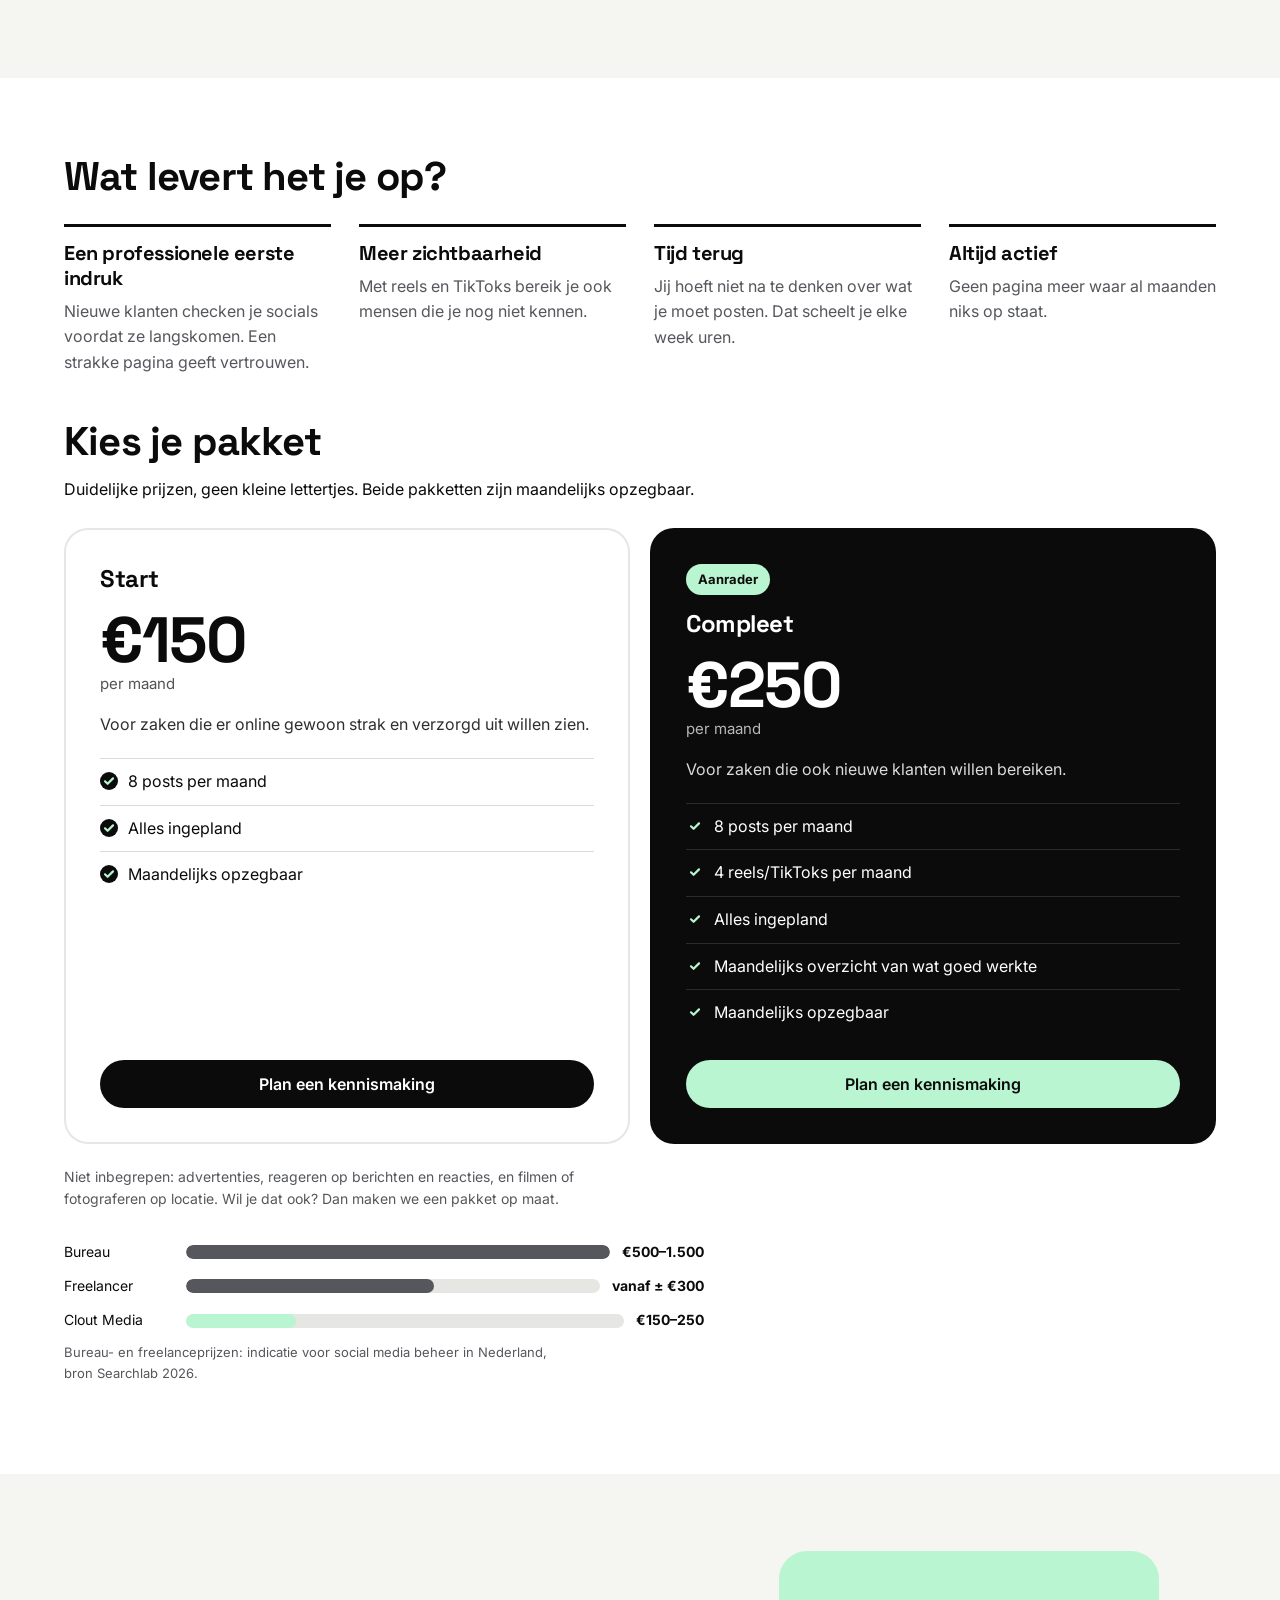
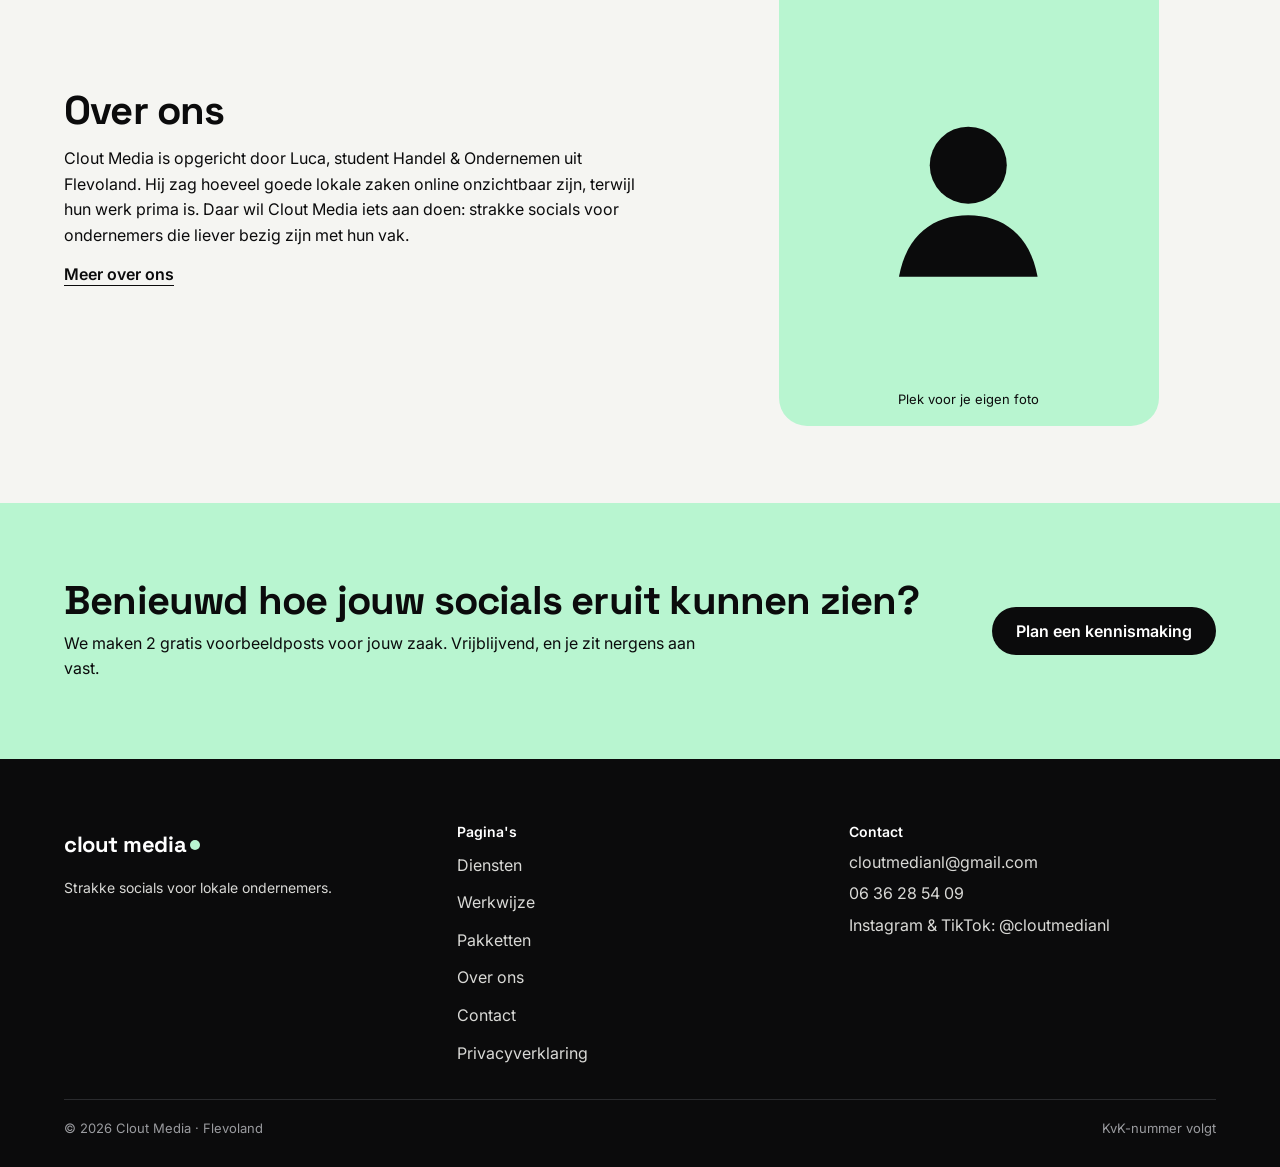
<file: site/index.html>
<!DOCTYPE html>
<html lang="nl"><head><meta charset="utf-8"><meta name="viewport" content="width=device-width, initial-scale=1">
<title>Clout Media</title>
<link rel="preconnect" href="https://fonts.googleapis.com"><link href="https://fonts.googleapis.com/css2?family=Space+Grotesk:wght@500;700&family=Inter:wght@400;600;700&display=swap" rel="stylesheet">
<link rel="stylesheet" href="style.css"></head><body>
<nav aria-label="Hoofdmenu"><a class="logo" href="index.html">clout media<span></span></a><div class="links"><a href="index.html#diensten">Diensten</a><a href="index.html#werkwijze">Werkwijze</a><a href="index.html#pakketten">Pakketten</a><a href="over-ons.html">Over ons</a><a class="btn" href="contact.html">Plan een kennismaking</a></div></nav>
<main><section class="mint hero" id="top"><div class="wrap">
<h1>Strakke socials. Zonder dat jij er tijd aan kwijt bent.</h1>
<p class="lead">Wij maken posts en reels voor lokale ondernemers. Jij doet waar je goed in bent, wij zorgen dat je online gezien wordt.</p>
<div class="btns"><a class="btn" href="contact.html">Plan een kennismaking</a><a class="btn ghost" href="#diensten">Bekijk onze diensten</a></div>
<ul class="badges"><li>Maandelijks opzegbaar</li><li>2 gratis voorbeeldposts</li><li>Reactie binnen 2 werkdagen</li></ul>
</div></section>
<section class="band" id="diensten"><div class="wrap"><h2>Onze diensten</h2><p>Alles wat je nodig hebt om er online strak uit te zien. Wij doen het werk, jij ziet het resultaat.</p><div class="grid3"><div class="card"><div class="ico"><svg width="22" height="22" viewBox="0 0 22 22"><rect x="3" y="3" width="16" height="16" rx="4" fill="none" stroke="#0b0b0c" stroke-width="2"/><circle cx="11" cy="11" r="3.5" fill="#0b0b0c"/></svg></div><h3>Posts</h3><p>Strakke ontwerpen van je werk, je producten, prijzen en acties, in de stijl van jouw zaak.</p><div class="res"><b>Resultaat</b>Een pagina die er professioneel uitziet als nieuwe klanten je opzoeken.</div></div><div class="card"><div class="ico"><svg width="22" height="22" viewBox="0 0 22 22"><rect x="3" y="4" width="16" height="14" rx="4" fill="none" stroke="#0b0b0c" stroke-width="2"/><path d="M9.5 8.3v5.4l4.6-2.7z" fill="#0b0b0c"/></svg></div><h3>Reels &amp; TikToks</h3><p>Korte video&#39;s van je werk, je zaak en de sfeer. Wij monteren, jij levert de beelden aan.</p><div class="res"><b>Resultaat</b>Meer mensen die je zaak zien, ook mensen die je nog niet volgen.</div></div><div class="card"><div class="ico"><svg width="22" height="22" viewBox="0 0 22 22"><rect x="3" y="5" width="16" height="14" rx="3" fill="none" stroke="#0b0b0c" stroke-width="2"/><path d="M3 9.5h16M8 3v4M14 3v4" stroke="#0b0b0c" stroke-width="2" stroke-linecap="round"/></svg></div><h3>Planning &amp; overzicht</h3><p>Wij plannen alles vooruit in en laten je elke maand zien wat goed werkte.</p><div class="res"><b>Resultaat</b>Elke week nieuwe content, zonder dat jij eraan hoeft te denken.</div></div></div></div></section>
<section class="band alt" id="werkwijze"><div class="wrap"><h2>Zo werken we</h2><div class="steps"><div class="step"><div class="n">1</div><h3>Kennismaken</h3><p>Elke zaak is anders, dus we beginnen bij jou. In een vrijblijvend gesprek leren we je klanten, je stijl en je doelen kennen. Bellen of videobellen, jij kiest wanneer.</p></div><div class="step"><div class="n">2</div><h3>Gratis voorbeelden</h3><p>We maken 2 posts speciaal voor jouw zaak. Zo zie je meteen of het klikt, zonder dat het je iets kost.</p></div><div class="step"><div class="n">3</div><h3>Starten</h3><p>Jij stuurt foto&#39;s en video&#39;s van je werk, wij maken er elke week content van en plannen alles in. Maandelijks opzegbaar.</p></div></div></div></section>
<section class="band" id="pakketten"><div class="wrap">
<h2>Wat levert het je op?</h2><div class="gains"><div><h3>Een professionele eerste indruk</h3><p>Nieuwe klanten checken je socials voordat ze langskomen. Een strakke pagina geeft vertrouwen.</p></div><div><h3>Meer zichtbaarheid</h3><p>Met reels en TikToks bereik je ook mensen die je nog niet kennen.</p></div><div><h3>Tijd terug</h3><p>Jij hoeft niet na te denken over wat je moet posten. Dat scheelt je elke week uren.</p></div><div><h3>Altijd actief</h3><p>Geen pagina meer waar al maanden niks op staat.</p></div></div>
<h2>Kies je pakket</h2><p>Duidelijke prijzen, geen kleine lettertjes. Beide pakketten zijn maandelijks opzegbaar.</p>
<div class="plans" style="margin-top:26px">
<div class="plan"><h3>Start</h3><div class="amt">€150</div><div class="per">per maand</div><p class="for">Voor zaken die er online gewoon strak en verzorgd uit willen zien.</p><ul class="check"><li>8 posts per maand</li><li>Alles ingepland</li><li>Maandelijks opzegbaar</li></ul><a class="btn" href="contact.html">Plan een kennismaking</a></div>
<div class="plan top"><span class="tag">Aanrader</span><h3>Compleet</h3><div class="amt">€250</div><div class="per">per maand</div><p class="for">Voor zaken die ook nieuwe klanten willen bereiken.</p><ul class="check"><li>8 posts per maand</li><li>4 reels/TikToks per maand</li><li>Alles ingepland</li><li>Maandelijks overzicht van wat goed werkte</li><li>Maandelijks opzegbaar</li></ul><a class="btn" href="contact.html">Plan een kennismaking</a></div>
</div>
<p class="out">Niet inbegrepen: advertenties, reageren op berichten en reacties, en filmen of fotograferen op locatie. Wil je dat ook? Dan maken we een pakket op maat.</p>
<div class="cmp"><div class="row"><span>Bureau</span><div class="bar"><i style="width:100%"></i></div><b>€500–1.500</b></div><div class="row"><span>Freelancer</span><div class="bar"><i style="width:60%"></i></div><b>vanaf ± €300</b></div><div class="row me"><span>Clout Media</span><div class="bar"><i style="width:25%"></i></div><b>€150–250</b></div></div><p class="note" style="margin-top:10px">Bureau- en freelanceprijzen: indicatie voor social media beheer in Nederland, bron Searchlab 2026.</p>
</div></section>
<section class="band alt" id="over"><div class="wrap about"><div><h2>Over ons</h2><p>Clout Media is opgericht door Luca, student Handel &amp; Ondernemen uit Flevoland. Hij zag hoeveel goede lokale zaken online onzichtbaar zijn, terwijl hun werk prima is. Daar wil Clout Media iets aan doen: strakke socials voor ondernemers die liever bezig zijn met hun vak.</p><a class="more" href="over-ons.html">Meer over ons</a></div>
<div class="portrait" aria-label="Plek voor een foto van Luca"><svg viewBox="0 0 100 100" aria-hidden="true"><circle cx="50" cy="38" r="20" fill="#0b0b0c"/><path d="M14 96c4-22 18-32 36-32s32 10 36 32z" fill="#0b0b0c"/></svg><small>Plek voor je eigen foto</small></div></div></section>
<section class="band mint cta"><div class="wrap"><div><h2>Benieuwd hoe jouw socials eruit kunnen zien?</h2><p>We maken 2 gratis voorbeeldposts voor jouw zaak. Vrijblijvend, en je zit nergens aan vast.</p></div><a class="btn" href="contact.html">Plan een kennismaking</a></div></section></main>
<footer><div class="wrap">
<div><a class="logo" href="index.html">clout media<span style="background:#b8f5d0"></span></a><p style="margin-top:10px;font-size:14px">Strakke socials voor lokale ondernemers.</p></div>
<div><h4>Pagina's</h4><ul><li><a href="index.html#diensten">Diensten</a></li><li><a href="index.html#werkwijze">Werkwijze</a></li><li><a href="index.html#pakketten">Pakketten</a></li><li><a href="over-ons.html">Over ons</a></li><li><a href="contact.html">Contact</a></li><li><a href="privacy.html">Privacyverklaring</a></li></ul></div>
<div><h4>Contact</h4><ul><li>cloutmedianl@gmail.com</li><li>06 36 28 54 09</li><li>Instagram &amp; TikTok: @cloutmedianl</li></ul></div>
</div><div class="copy"><span>© 2026 Clout Media · Flevoland</span><span>KvK-nummer volgt</span></div></footer>

</body></html>
</file>
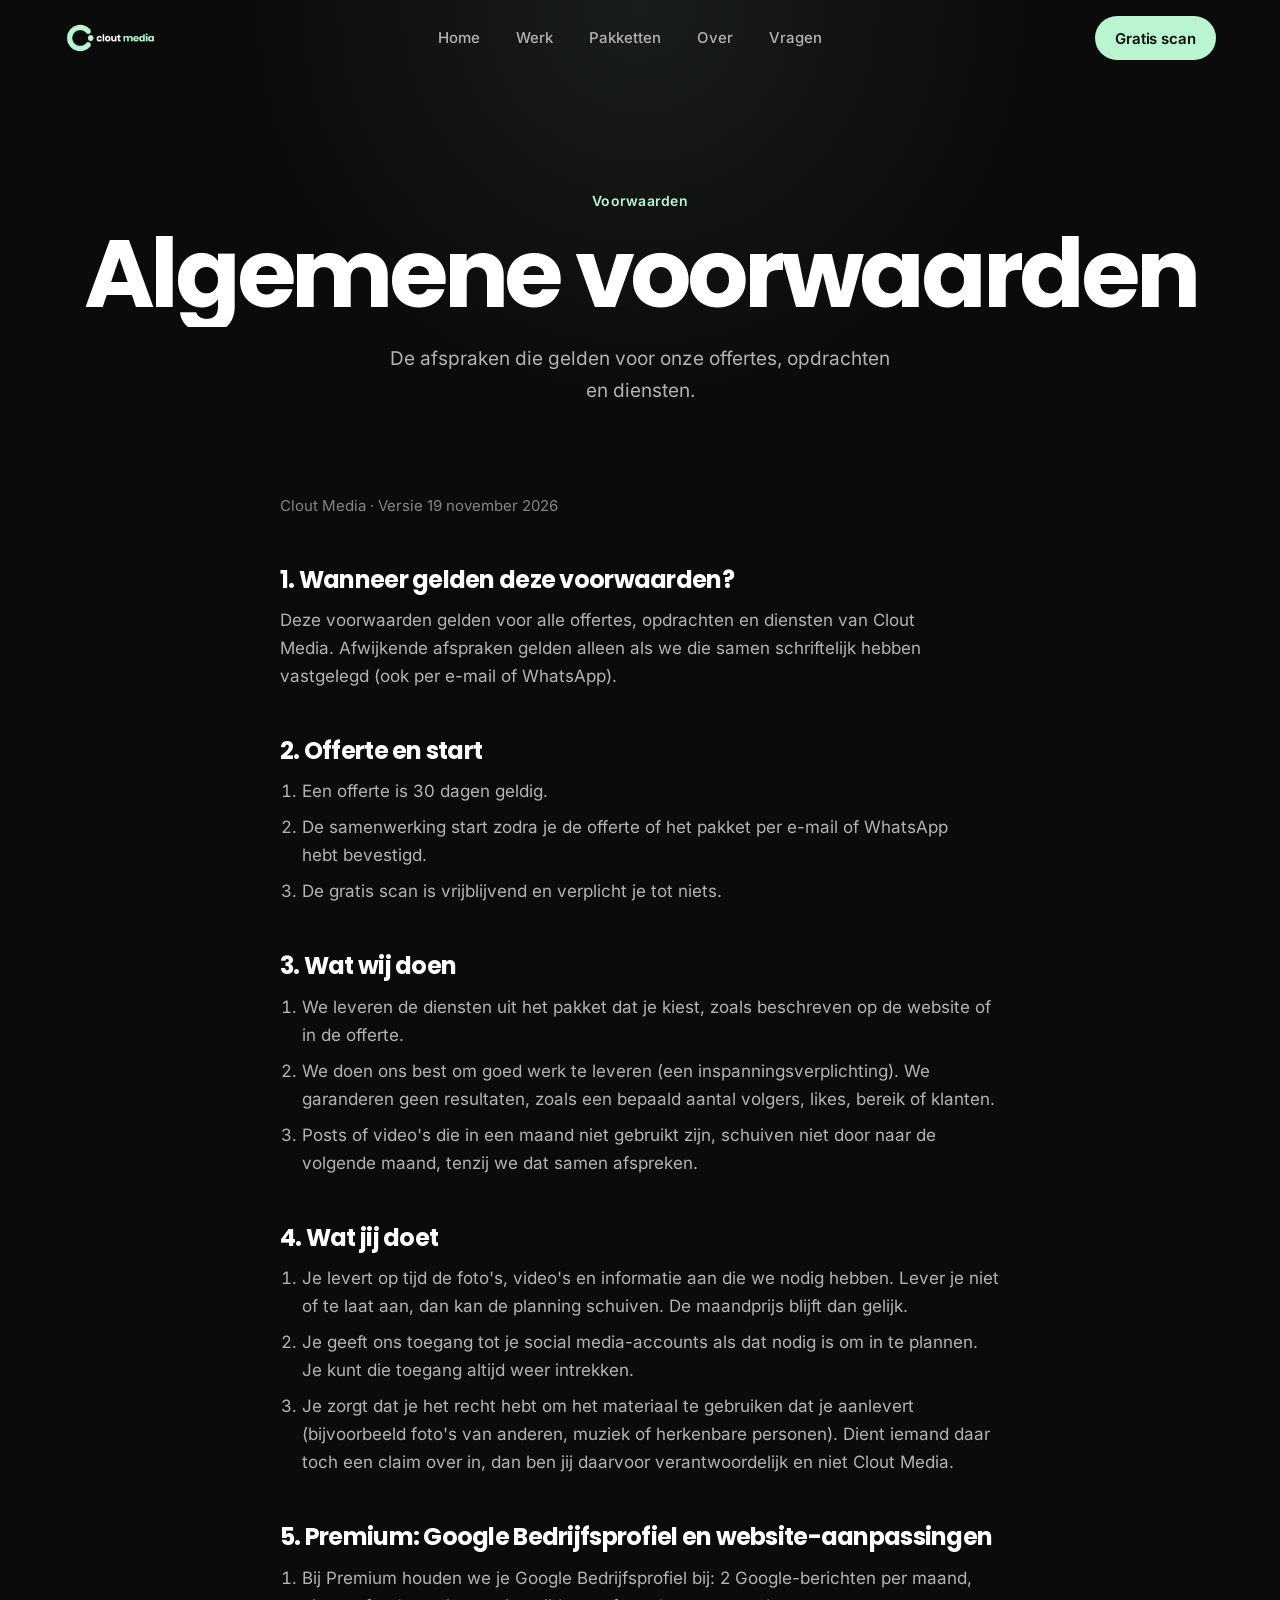
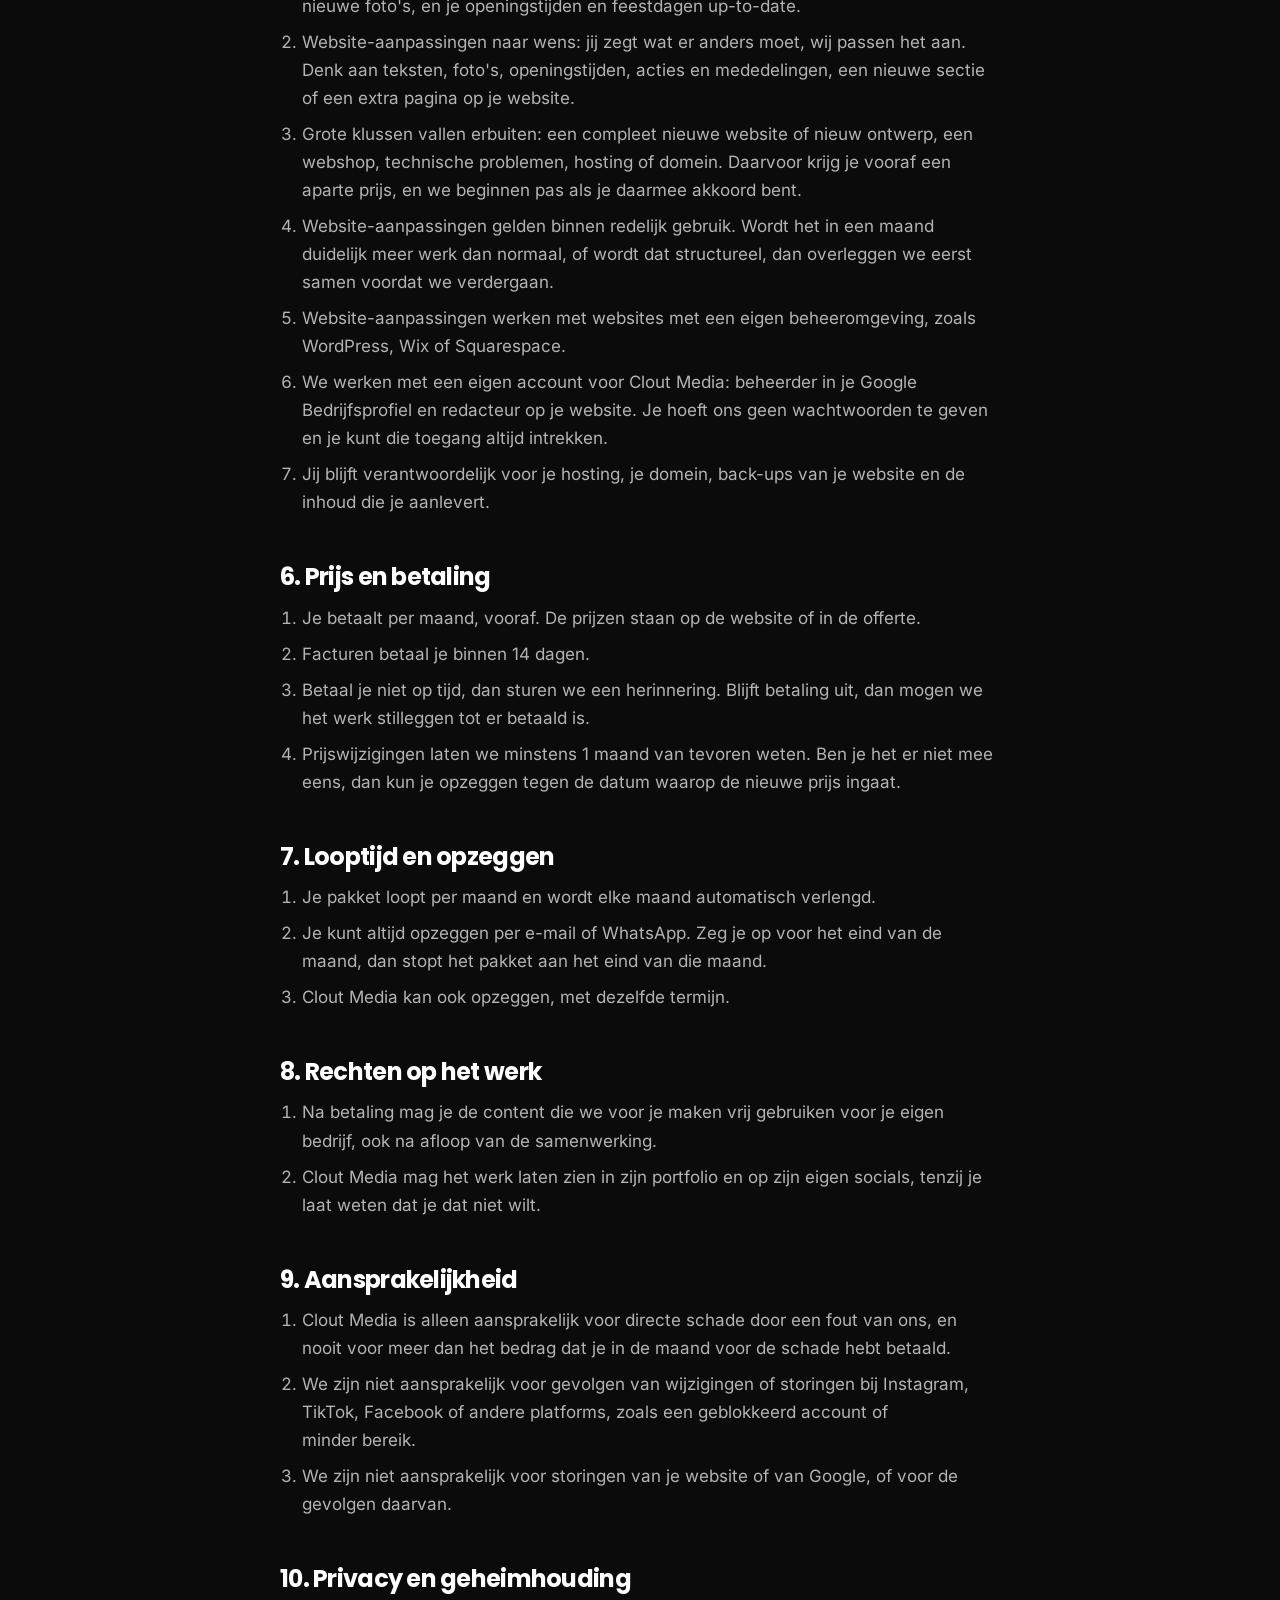
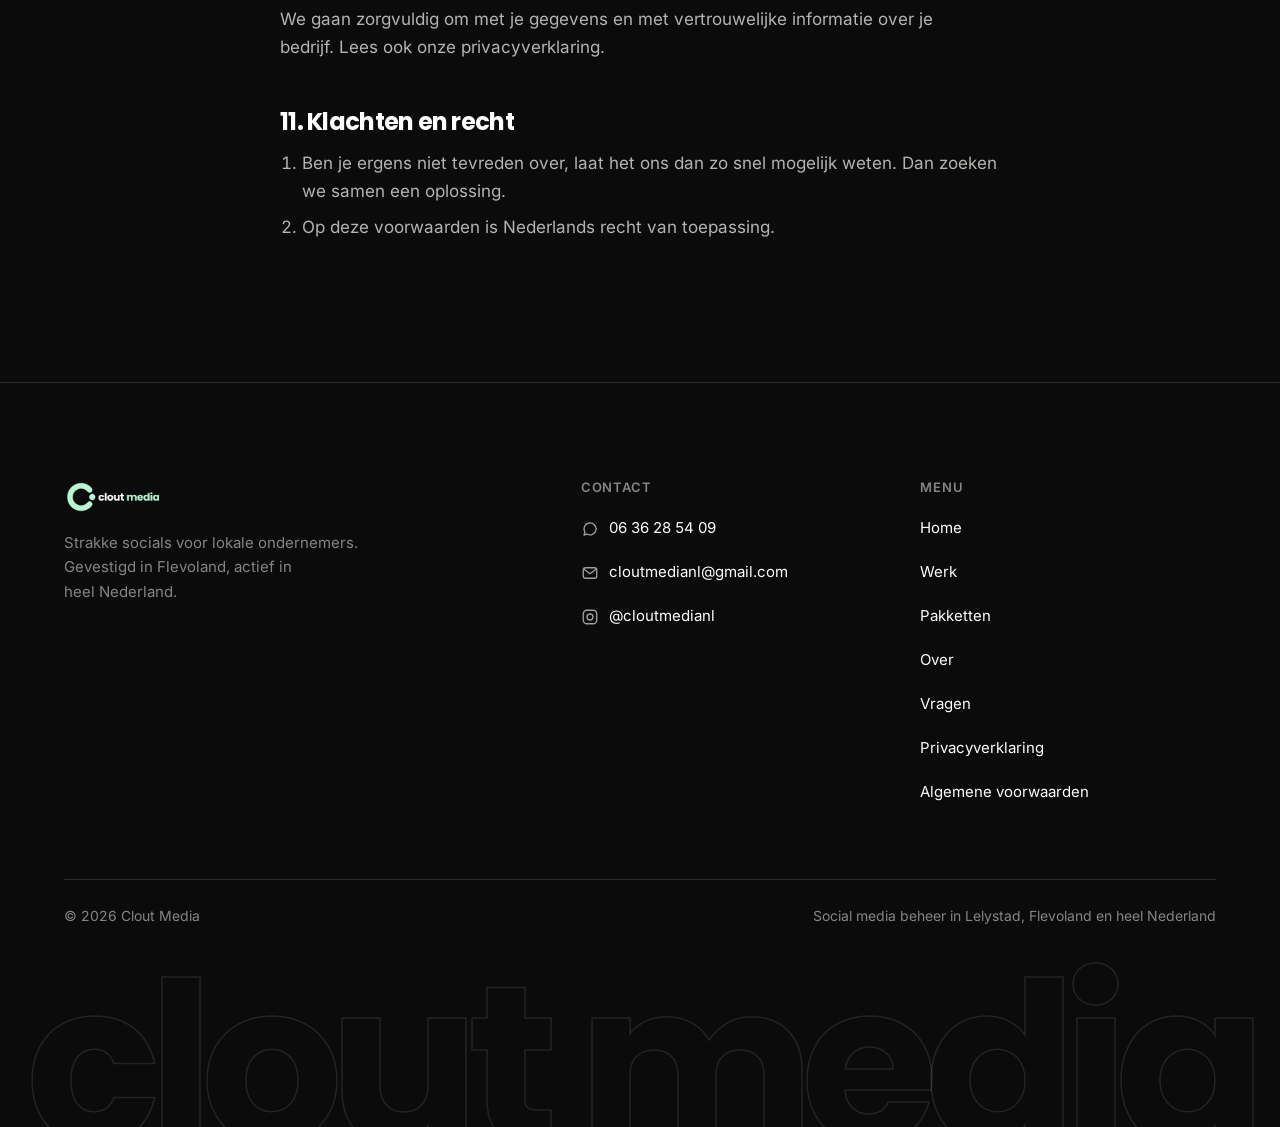
<file: voorwaarden/index.html>
<!DOCTYPE html>
<html lang="nl" data-root="../">
<head>
<meta charset="utf-8">
<meta name="viewport" content="width=device-width, initial-scale=1, viewport-fit=cover">
<title>Algemene voorwaarden | Clout Media</title>
<meta name="description" content="Algemene voorwaarden van Clout Media voor offertes, opdrachten en social media diensten.">
<link rel="canonical" href="https://cloutmedianl.github.io/cloutmedia-website/voorwaarden/">
<meta property="og:type" content="website">
<meta property="og:site_name" content="Clout Media">
<meta property="og:title" content="Algemene voorwaarden | Clout Media">
<meta property="og:description" content="Algemene voorwaarden van Clout Media voor offertes, opdrachten en social media diensten.">
<meta property="og:url" content="https://cloutmedianl.github.io/cloutmedia-website/voorwaarden/">
<meta property="og:image" content="https://cloutmedianl.github.io/cloutmedia-website/img/og.jpg">
<meta name="twitter:card" content="summary_large_image">
<meta name="theme-color" content="#0b0b0c">
<link rel="icon" href="../favicon.ico" sizes="any">
<link rel="icon" type="image/png" sizes="32x32" href="../assets/icon-32.png">
<link rel="apple-touch-icon" href="../assets/icon-180.png">
<link rel="preload" href="../assets/fonts/poppins-700.woff" as="font" type="font/woff" crossorigin>
<link rel="preload" href="../assets/fonts/inter-400.woff" as="font" type="font/woff" crossorigin>
<link rel="stylesheet" href="../assets/site.css?v=08388892">
</head>
<body data-page="voorwaarden">
<a class="skip" href="#main">Naar de inhoud</a>
<header class="hdr">
  <div class="wrap nav">
    <a class="logo" href="../" aria-label="Clout Media, naar home"><img src="../img/logo.png" alt="Clout Media" width="102" height="34"></a>
    <nav class="menu" aria-label="Hoofdmenu"><a href="../">Home</a><a href="../werk/">Werk</a><a href="../pakketten/">Pakketten</a><a href="../over/">Over</a><a href="../vragen/">Vragen</a></nav>
    <div class="nav-r">
      <a class="btn btn-main" href="../scan/">Gratis scan</a>
      <button class="burger" type="button" aria-label="Menu openen" aria-expanded="false" aria-controls="sheet"><span></span></button>
    </div>
  </div>
</header>
<div class="sheet" id="sheet" aria-hidden="true">
  <div class="nav"><a class="logo" href="../" aria-label="Clout Media, naar home"><img src="../img/logo.png" alt="Clout Media" width="102" height="34"></a><button class="x" type="button" aria-label="Menu sluiten"><svg width="18" height="18" viewBox="0 0 24 24"><path d="M6 6l12 12M18 6L6 18" stroke="#fff" stroke-width="1.8" stroke-linecap="round"/></svg></button></div>
  <nav aria-label="Menu"><a href="../">Home</a><a href="../werk/">Werk</a><a href="../pakketten/">Pakketten</a><a href="../over/">Over</a><a href="../vragen/">Vragen</a></nav>
  <a class="btn btn-main" href="../scan/">Gratis scan <span class="arr" aria-hidden="true">→</span></a>
</div>
<main id="main">
<section class="phero"><div class="glow" aria-hidden="true"></div><div class="wrap" style="position:relative">
  <span class="kicker fade-up">Voorwaarden</span><h1 class="reveal mega"><span class="ln"><span>Algemene voorwaarden</span></span></h1><p class="lead fade-up fu1">De afspraken die gelden voor onze offertes, opdrachten en diensten.</p></div></section><section style="padding-top:24px"><div class="wrap"><article class="prose"><p class="meta">Clout Media · Versie 19 november 2026</p><!-- KVK: zet hier later " · KvK: 12345678" achter Clout Media -->
    <h2>1. Wanneer gelden deze voorwaarden?</h2><p>Deze voorwaarden gelden voor alle offertes, opdrachten en diensten van Clout Media. Afwijkende afspraken gelden alleen als we die samen schriftelijk hebben vastgelegd (ook per e-mail of WhatsApp).</p>
    <h2>2. Offerte en start</h2><ol><li>Een offerte is 30 dagen geldig.</li><li>De samenwerking start zodra je de offerte of het pakket per e-mail of WhatsApp hebt bevestigd.</li><li>De gratis scan is vrijblijvend en verplicht je tot niets.</li></ol>
    <h2>3. Wat wij doen</h2><ol><li>We leveren de diensten uit het pakket dat je kiest, zoals beschreven op de website of in de offerte.</li><li>We doen ons best om goed werk te leveren (een inspanningsverplichting). We garanderen geen resultaten, zoals een bepaald aantal volgers, likes, bereik of klanten.</li><li>Posts of video's die in een maand niet gebruikt zijn, schuiven niet door naar de volgende maand, tenzij we dat samen afspreken.</li></ol>
    <h2>4. Wat jij doet</h2><ol><li>Je levert op tijd de foto's, video's en informatie aan die we nodig hebben. Lever je niet of te laat aan, dan kan de planning schuiven. De maandprijs blijft dan gelijk.</li><li>Je geeft ons toegang tot je social media-accounts als dat nodig is om in te plannen. Je kunt die toegang altijd weer intrekken.</li><li>Je zorgt dat je het recht hebt om het materiaal te gebruiken dat je aanlevert (bijvoorbeeld foto's van anderen, muziek of herkenbare personen). Dient iemand daar toch een claim over in, dan ben jij daarvoor verantwoordelijk en niet Clout Media.</li></ol>
    <!-- NIEUW 19-11: laten controleren -->
    <h2>5. Premium: Google Bedrijfsprofiel en website-aanpassingen</h2><ol><li>Bij Premium houden we je Google Bedrijfsprofiel bij: 2 Google-berichten per maand, nieuwe foto's, en je openingstijden en feestdagen up-to-date.</li><li>Website-aanpassingen naar wens: jij zegt wat er anders moet, wij passen het aan. Denk aan teksten, foto's, openingstijden, acties en mededelingen, een nieuwe sectie of een extra pagina op je website.</li><li>Grote klussen vallen erbuiten: een compleet nieuwe website of nieuw ontwerp, een webshop, technische problemen, hosting of domein. Daarvoor krijg je vooraf een aparte prijs, en we beginnen pas als je daarmee akkoord bent.</li><li>Website-aanpassingen gelden binnen redelijk gebruik. Wordt het in een maand duidelijk meer werk dan normaal, of wordt dat structureel, dan overleggen we eerst samen voordat we verdergaan.</li><li>Website-aanpassingen werken met websites met een eigen beheeromgeving, zoals WordPress, Wix of Squarespace.</li><li>We werken met een eigen account voor Clout Media: beheerder in je Google Bedrijfsprofiel en redacteur op je website. Je hoeft ons geen wachtwoorden te geven en je kunt die toegang altijd intrekken.</li><li>Jij blijft verantwoordelijk voor je hosting, je domein, back-ups van je website en de inhoud die je aanlevert.</li></ol>
    <h2>6. Prijs en betaling</h2><ol><li>Je betaalt per maand, vooraf. De prijzen staan op de website of in de offerte.</li><li>Facturen betaal je binnen 14 dagen.</li><li>Betaal je niet op tijd, dan sturen we een herinnering. Blijft betaling uit, dan mogen we het werk stilleggen tot er betaald is.</li><li>Prijswijzigingen laten we minstens 1 maand van tevoren weten. Ben je het er niet mee eens, dan kun je opzeggen tegen de datum waarop de nieuwe prijs ingaat.</li></ol>
    <h2>7. Looptijd en opzeggen</h2><ol><li>Je pakket loopt per maand en wordt elke maand automatisch verlengd.</li><li>Je kunt altijd opzeggen per e-mail of WhatsApp. Zeg je op voor het eind van de maand, dan stopt het pakket aan het eind van die maand.</li><li>Clout Media kan ook opzeggen, met dezelfde termijn.</li></ol>
    <h2>8. Rechten op het werk</h2><ol><li>Na betaling mag je de content die we voor je maken vrij gebruiken voor je eigen bedrijf, ook na afloop van de samenwerking.</li><li>Clout Media mag het werk laten zien in zijn portfolio en op zijn eigen socials, tenzij je laat weten dat je dat niet wilt.</li></ol>
    <h2>9. Aansprakelijkheid</h2><ol><li>Clout Media is alleen aansprakelijk voor directe schade door een fout van ons, en nooit voor meer dan het bedrag dat je in de maand voor de schade hebt betaald.</li><li>We zijn niet aansprakelijk voor gevolgen van wijzigingen of storingen bij Instagram, TikTok, Facebook of andere platforms, zoals een geblokkeerd account of minder bereik.</li><li>We zijn niet aansprakelijk voor storingen van je website of van Google, of voor de gevolgen daarvan.</li></ol>
    <h2>10. Privacy en geheimhouding</h2><p>We gaan zorgvuldig om met je gegevens en met vertrouwelijke informatie over je bedrijf. Lees ook onze privacyverklaring.</p>
    <h2>11. Klachten en recht</h2><ol><li>Ben je ergens niet tevreden over, laat het ons dan zo snel mogelijk weten. Dan zoeken we samen een oplossing.</li><li>Op deze voorwaarden is Nederlands recht van toepassing.</li></ol></article></div></section>
</main>
<footer class="ftr">
  <div class="wrap">
    <div class="fgrid">
      <div class="fbrand"><img src="../img/logo.png" alt="Clout Media" width="108" height="36" loading="lazy"><p>Strakke socials voor lokale ondernemers. Gevestigd in Flevoland, actief in heel Nederland.</p></div>
      <div class="fcol"><h4>Contact</h4><ul>
        <li><a href="https://wa.me/31636285409" target="_blank" rel="noopener"><svg width="18" height="18" viewBox="0 0 24 24" aria-hidden="true"><path d="M4 20l1.3-4A8 8 0 1 1 8 18.7z" fill="none" stroke="currentColor" stroke-width="1.8" stroke-linejoin="round"/></svg>06 36 28 54 09</a></li>
        <li><a href="mailto:cloutmedianl@gmail.com"><svg width="18" height="18" viewBox="0 0 24 24" aria-hidden="true"><rect x="3" y="5" width="18" height="14" rx="3" fill="none" stroke="currentColor" stroke-width="1.8"/><path d="M4 7l8 6 8-6" fill="none" stroke="currentColor" stroke-width="1.8"/></svg>cloutmedianl@gmail.com</a></li>
        <li><a href="https://www.instagram.com/cloutmedianl/" target="_blank" rel="noopener"><svg width="18" height="18" viewBox="0 0 24 24" aria-hidden="true"><rect x="3" y="3" width="18" height="18" rx="5" fill="none" stroke="currentColor" stroke-width="1.8"/><circle cx="12" cy="12" r="4" fill="none" stroke="currentColor" stroke-width="1.8"/></svg>@cloutmedianl</a></li></ul></div>
      <div class="fcol"><h4>Menu</h4><ul>
        <li><a href="../">Home</a></li><li><a href="../werk/">Werk</a></li><li><a href="../pakketten/">Pakketten</a></li><li><a href="../over/">Over</a></li><li><a href="../vragen/">Vragen</a></li>
        <li><a href="../privacy/">Privacyverklaring</a></li><li><a href="../voorwaarden/">Algemene voorwaarden</a></li></ul></div>
    </div>
    <!-- KVK: zet hier later "· KvK 12345678" achter Clout Media -->
    <div class="fbot"><span>© 2026 Clout Media</span><span>Social media beheer in Lelystad, Flevoland en heel Nederland</span></div>
  </div>
  <div class="word" aria-hidden="true">clout media</div>
</footer>
<div class="mbar" id="mbar"><a class="btn btn-main" href="../scan/">Gratis scan</a><a class="mw" href="https://wa.me/31636285409" target="_blank" rel="noopener" aria-label="WhatsApp"><svg width="26" height="26" viewBox="0 0 32 32" aria-hidden="true"><path fill="#fff" d="M16 3a13 13 0 0 0-11.2 19.6L3 29l6.6-1.7A13 13 0 1 0 16 3zm0 23.7c-2 0-3.9-.5-5.6-1.5l-.4-.2-3.9 1 1-3.8-.3-.4A10.7 10.7 0 1 1 16 26.7zm5.9-8c-.3-.2-1.9-1-2.2-1-.3-.1-.5-.2-.7.2l-1 1.2c-.2.2-.4.3-.7.1-.3-.2-1.4-.5-2.6-1.6-1-.9-1.6-1.9-1.8-2.2-.2-.3 0-.5.1-.7l.5-.6.3-.5c.1-.2 0-.4 0-.6l-1-2.4c-.3-.6-.5-.5-.7-.5h-.6c-.2 0-.6.1-.9.4-.3.3-1.1 1.1-1.1 2.7s1.2 3.2 1.3 3.4c.2.2 2.3 3.5 5.6 4.9 2.8 1.1 3.3.9 3.9.8.6-.1 1.9-.8 2.2-1.5.3-.8.3-1.4.2-1.5-.1-.2-.3-.3-.6-.4z"/></svg></a></div>
<script src="../assets/site.js?v=08388892" defer></script>
</body>
</html>
</file>
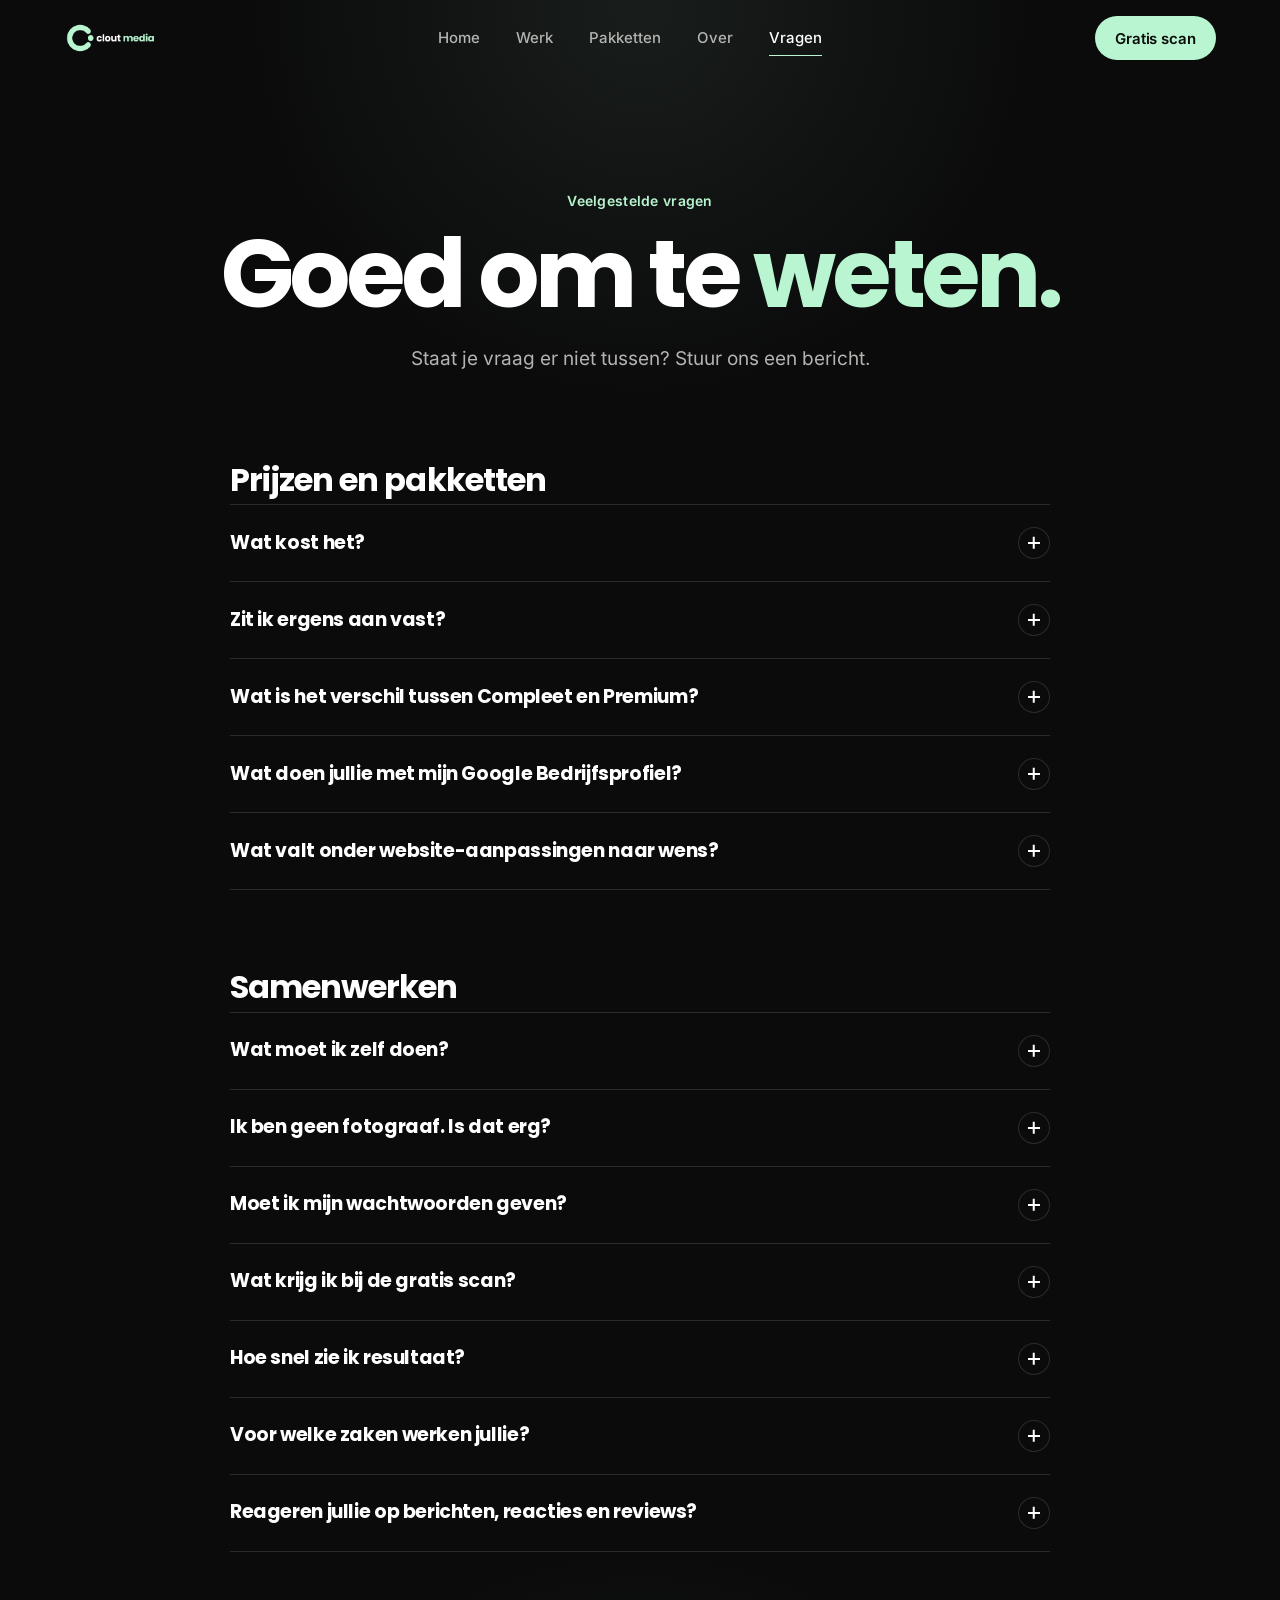
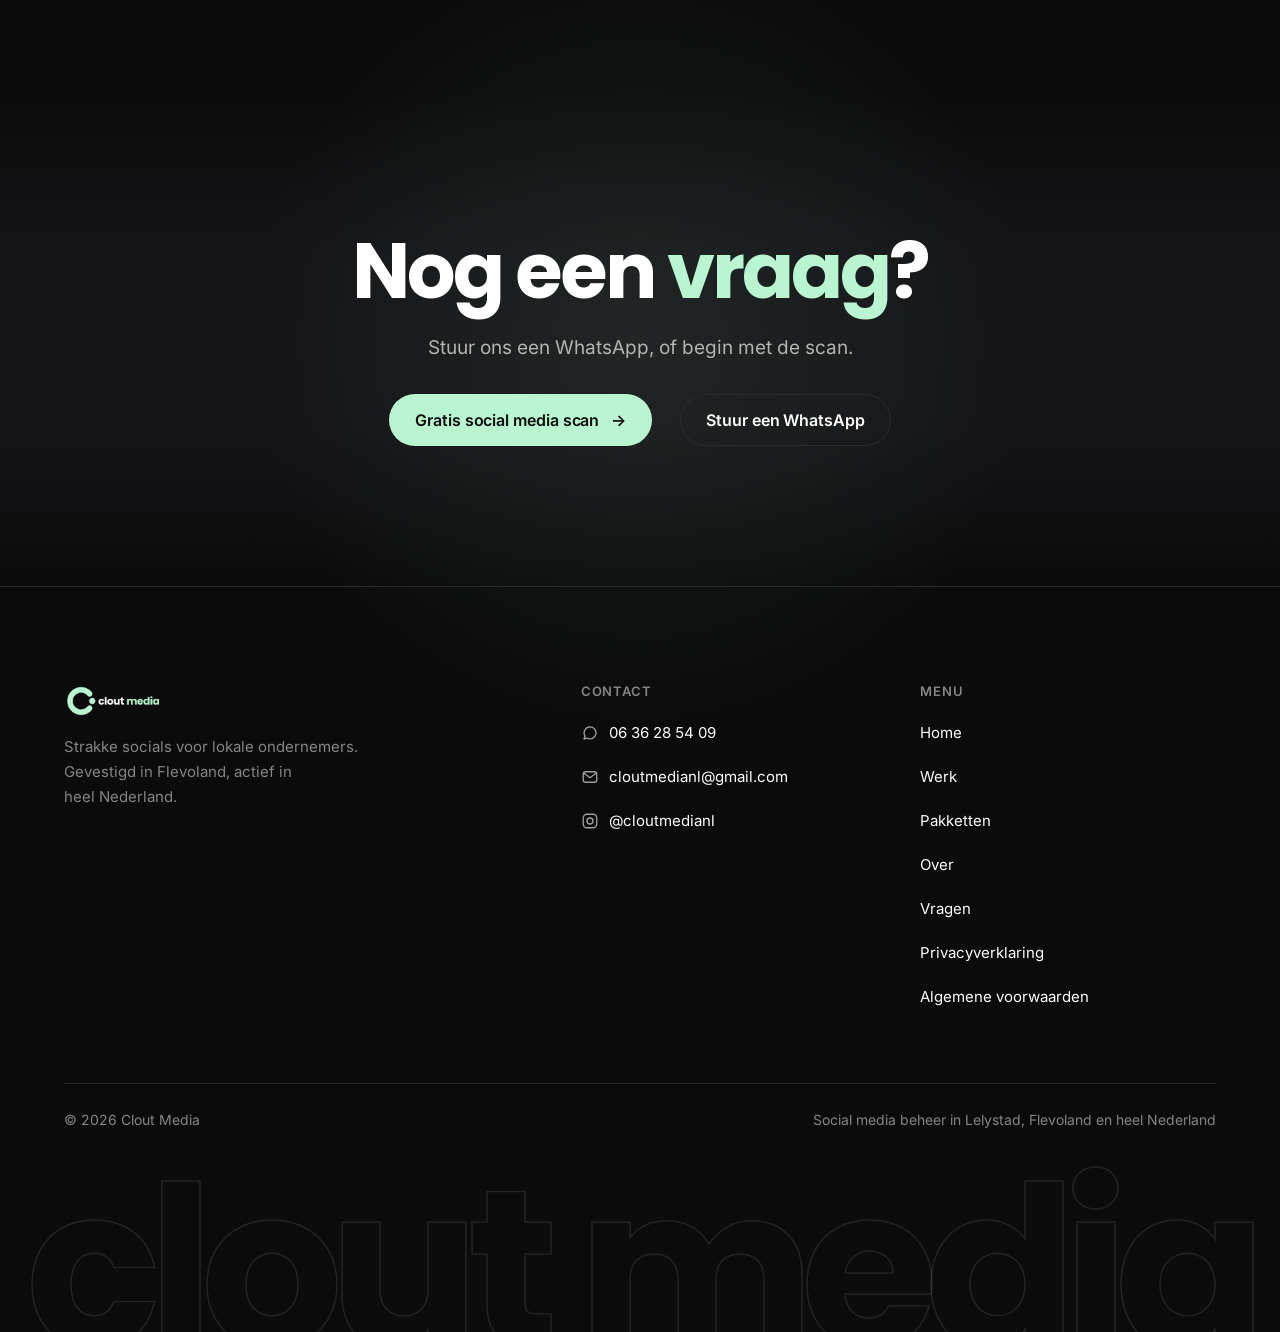
<file: vragen/index.html>
<!DOCTYPE html>
<html lang="nl" data-root="../">
<head>
<meta charset="utf-8">
<meta name="viewport" content="width=device-width, initial-scale=1, viewport-fit=cover">
<title>Veelgestelde vragen | Clout Media</title>
<meta name="description" content="Antwoorden over social media beheer bij Clout Media: prijzen, pakketten, wat je zelf doet en wat je kunt verwachten.">
<link rel="canonical" href="https://cloutmedianl.github.io/cloutmedia-website/vragen/">
<meta property="og:type" content="website">
<meta property="og:site_name" content="Clout Media">
<meta property="og:title" content="Veelgestelde vragen | Clout Media">
<meta property="og:description" content="Antwoorden over social media beheer bij Clout Media: prijzen, pakketten, wat je zelf doet en wat je kunt verwachten.">
<meta property="og:url" content="https://cloutmedianl.github.io/cloutmedia-website/vragen/">
<meta property="og:image" content="https://cloutmedianl.github.io/cloutmedia-website/img/og.jpg">
<meta name="twitter:card" content="summary_large_image">
<meta name="theme-color" content="#0b0b0c">
<link rel="icon" href="../favicon.ico" sizes="any">
<link rel="icon" type="image/png" sizes="32x32" href="../assets/icon-32.png">
<link rel="apple-touch-icon" href="../assets/icon-180.png">
<link rel="preload" href="../assets/fonts/poppins-700.woff" as="font" type="font/woff" crossorigin>
<link rel="preload" href="../assets/fonts/inter-400.woff" as="font" type="font/woff" crossorigin>
<link rel="stylesheet" href="../assets/site.css?v=08388892">
<script type="application/ld+json">{"@context": "https://schema.org", "@type": "FAQPage", "mainEntity": [{"@type": "Question", "name": "Wat kost het?", "acceptedAnswer": {"@type": "Answer", "text": "Start kost €150, Compleet €250 en Premium €395 per maand. De scan en de kennismaking zijn gratis."}}, {"@type": "Question", "name": "Zit ik ergens aan vast?", "acceptedAnswer": {"@type": "Answer", "text": "Nee. Je pakket is maandelijks opzegbaar en stopt aan het eind van de maand waarin je opzegt."}}, {"@type": "Question", "name": "Wat is het verschil tussen Compleet en Premium?", "acceptedAnswer": {"@type": "Answer", "text": "Premium is alles van Compleet, plus je Google Bedrijfsprofiel en website-aanpassingen naar wens."}}, {"@type": "Question", "name": "Wat doen jullie met mijn Google Bedrijfsprofiel?", "acceptedAnswer": {"@type": "Answer", "text": "We plaatsen 2 Google-berichten per maand, zetten er nieuwe foto's op en houden je openingstijden en feestdagen up-to-date. Zo klopt je informatie als iemand je zaak opzoekt."}}, {"@type": "Question", "name": "Wat valt onder website-aanpassingen naar wens?", "acceptedAnswer": {"@type": "Answer", "text": "Jij zegt wat er anders moet, wij passen het aan: teksten, foto's, openingstijden, acties en mededelingen, een nieuwe sectie of een extra pagina. Grote klussen vallen erbuiten, zoals een nieuwe website of nieuw ontwerp, een webshop, technische problemen, hosting of domein. Daarvoor krijg je vooraf een aparte prijs. Wordt het in een maand duidelijk meer werk dan normaal, dan overleggen we eerst. Dit werkt met websites met een eigen beheeromgeving, zoals WordPress, Wix of Squarespace."}}, {"@type": "Question", "name": "Wat moet ik zelf doen?", "acceptedAnswer": {"@type": "Answer", "text": "Foto's en video's maken van je zaak, je werk of je producten, en ze via WhatsApp sturen. Met je telefoon is prima. Wij zeggen precies wat we nodig hebben."}}, {"@type": "Question", "name": "Ik ben geen fotograaf. Is dat erg?", "acceptedAnswer": {"@type": "Answer", "text": "Nee. Je krijgt simpele tips voor goede telefoonfoto's, en wij maken er strakke posts en video's van."}}, {"@type": "Question", "name": "Moet ik mijn wachtwoorden geven?", "acceptedAnswer": {"@type": "Answer", "text": "Nee. Je maakt een eigen account voor Clout Media aan: beheerder in je Google Bedrijfsprofiel en redacteur op je website. Die toegang kun je altijd intrekken."}}, {"@type": "Question", "name": "Wat krijg ik bij de gratis scan?", "acceptedAnswer": {"@type": "Answer", "text": "We bekijken je socials en sturen je binnen 1-2 werkdagen 3 concrete verbeterpunten. Daarna kies je zelf of je verder wilt."}}, {"@type": "Question", "name": "Hoe snel zie ik resultaat?", "acceptedAnswer": {"@type": "Answer", "text": "Je pagina ziet er meteen strakker uit. Voor meer bereik is meestal een paar maanden regelmatig posten nodig. Aantallen beloven we niet."}}, {"@type": "Question", "name": "Voor welke zaken werken jullie?", "acceptedAnswer": {"@type": "Answer", "text": "Voor alle lokale ondernemers: horeca, winkels, beauty, sport, praktijken, groothandels en meer. In heel Nederland."}}, {"@type": "Question", "name": "Reageren jullie op berichten, reacties en reviews?", "acceptedAnswer": {"@type": "Answer", "text": "Nee, dat zit niet in de pakketten. Het contact met je volgers houd je zelf in de hand. Wil je dat uitbesteden? Vraag naar de mogelijkheden."}}]}</script>
</head>
<body data-page="vragen">
<a class="skip" href="#main">Naar de inhoud</a>
<header class="hdr">
  <div class="wrap nav">
    <a class="logo" href="../" aria-label="Clout Media, naar home"><img src="../img/logo.png" alt="Clout Media" width="102" height="34"></a>
    <nav class="menu" aria-label="Hoofdmenu"><a href="../">Home</a><a href="../werk/">Werk</a><a href="../pakketten/">Pakketten</a><a href="../over/">Over</a><a href="../vragen/" aria-current="page">Vragen</a></nav>
    <div class="nav-r">
      <a class="btn btn-main" href="../scan/">Gratis scan</a>
      <button class="burger" type="button" aria-label="Menu openen" aria-expanded="false" aria-controls="sheet"><span></span></button>
    </div>
  </div>
</header>
<div class="sheet" id="sheet" aria-hidden="true">
  <div class="nav"><a class="logo" href="../" aria-label="Clout Media, naar home"><img src="../img/logo.png" alt="Clout Media" width="102" height="34"></a><button class="x" type="button" aria-label="Menu sluiten"><svg width="18" height="18" viewBox="0 0 24 24"><path d="M6 6l12 12M18 6L6 18" stroke="#fff" stroke-width="1.8" stroke-linecap="round"/></svg></button></div>
  <nav aria-label="Menu"><a href="../">Home</a><a href="../werk/">Werk</a><a href="../pakketten/">Pakketten</a><a href="../over/">Over</a><a href="../vragen/" aria-current="page">Vragen</a></nav>
  <a class="btn btn-main" href="../scan/">Gratis scan <span class="arr" aria-hidden="true">→</span></a>
</div>
<main id="main">
<section class="phero"><div class="glow" aria-hidden="true"></div><div class="wrap" style="position:relative">
  <span class="kicker fade-up">Veelgestelde vragen</span><h1 class="reveal mega"><span class="ln"><span>Goed om te <span class="mint">weten.</span></span></span></h1><p class="lead fade-up fu1">Staat je vraag er niet tussen? Stuur ons een bericht.</p></div></section>
<section style="padding-top:24px"><div class="wrap">
  <h2 class="fqh rv" id="prijs">Prijzen en pakketten</h2><div class="faq"><details><summary>Wat kost het?<i aria-hidden="true"></i></summary><div class="ans"><p>Start kost €150, Compleet €250 en Premium €395 per maand. De scan en de kennismaking zijn gratis.</p></div></details><details><summary>Zit ik ergens aan vast?<i aria-hidden="true"></i></summary><div class="ans"><p>Nee. Je pakket is maandelijks opzegbaar en stopt aan het eind van de maand waarin je opzegt.</p></div></details><details><summary>Wat is het verschil tussen Compleet en Premium?<i aria-hidden="true"></i></summary><div class="ans"><p>Premium is alles van Compleet, plus je Google Bedrijfsprofiel en website-aanpassingen naar wens.</p></div></details><details><summary>Wat doen jullie met mijn Google Bedrijfsprofiel?<i aria-hidden="true"></i></summary><div class="ans"><p>We plaatsen 2 Google-berichten per maand, zetten er nieuwe foto's op en houden je openingstijden en feestdagen up-to-date. Zo klopt je informatie als iemand je zaak opzoekt.</p></div></details><details><summary>Wat valt onder website-aanpassingen naar wens?<i aria-hidden="true"></i></summary><div class="ans"><p>Jij zegt wat er anders moet, wij passen het aan: teksten, foto's, openingstijden, acties en mededelingen, een nieuwe sectie of een extra pagina. Grote klussen vallen erbuiten, zoals een nieuwe website of nieuw ontwerp, een webshop, technische problemen, hosting of domein. Daarvoor krijg je vooraf een aparte prijs. Wordt het in een maand duidelijk meer werk dan normaal, dan overleggen we eerst. Dit werkt met websites met een eigen beheeromgeving, zoals WordPress, Wix of Squarespace.</p></div></details></div>
  <h2 class="fqh rv">Samenwerken</h2><div class="faq"><details><summary>Wat moet ik zelf doen?<i aria-hidden="true"></i></summary><div class="ans"><p>Foto's en video's maken van je zaak, je werk of je producten, en ze via WhatsApp sturen. Met je telefoon is prima. Wij zeggen precies wat we nodig hebben.</p></div></details><details><summary>Ik ben geen fotograaf. Is dat erg?<i aria-hidden="true"></i></summary><div class="ans"><p>Nee. Je krijgt simpele tips voor goede telefoonfoto's, en wij maken er strakke posts en video's van.</p></div></details><details><summary>Moet ik mijn wachtwoorden geven?<i aria-hidden="true"></i></summary><div class="ans"><p>Nee. Je maakt een eigen account voor Clout Media aan: beheerder in je Google Bedrijfsprofiel en redacteur op je website. Die toegang kun je altijd intrekken.</p></div></details><details><summary>Wat krijg ik bij de gratis scan?<i aria-hidden="true"></i></summary><div class="ans"><p>We bekijken je socials en sturen je binnen <span class="nw">1-2</span> werkdagen 3 concrete verbeterpunten. Daarna kies je zelf of je verder wilt.</p></div></details><details><summary>Hoe snel zie ik resultaat?<i aria-hidden="true"></i></summary><div class="ans"><p>Je pagina ziet er meteen strakker uit. Voor meer bereik is meestal een paar maanden regelmatig posten nodig. Aantallen beloven we niet.</p></div></details><details><summary>Voor welke zaken werken jullie?<i aria-hidden="true"></i></summary><div class="ans"><p>Voor alle lokale ondernemers: horeca, winkels, beauty, sport, praktijken, groothandels en meer. In heel Nederland.</p></div></details><details><summary>Reageren jullie op berichten, reacties en reviews?<i aria-hidden="true"></i></summary><div class="ans"><p>Nee, dat zit niet in de pakketten. Het contact met je volgers houd je zelf in de hand. Wil je dat uitbesteden? Vraag naar de mogelijkheden.</p></div></details></div>
</div></section>
<section class="cta alt" data-nobar><div class="glow" aria-hidden="true"></div><div class="wrap rv" style="position:relative">
  <h2>Nog een <span class="mint">vraag</span>?</h2><p class="lead">Stuur ons een WhatsApp, of begin met de scan.</p><div class="ctas"><a class="btn btn-main" href="../scan/">Gratis social media scan <span class="arr" aria-hidden="true">→</span></a><a class="btn btn-ghost" href="https://wa.me/31636285409" target="_blank" rel="noopener">Stuur een WhatsApp</a></div></div></section>
</main>
<footer class="ftr">
  <div class="wrap">
    <div class="fgrid">
      <div class="fbrand"><img src="../img/logo.png" alt="Clout Media" width="108" height="36" loading="lazy"><p>Strakke socials voor lokale ondernemers. Gevestigd in Flevoland, actief in heel Nederland.</p></div>
      <div class="fcol"><h4>Contact</h4><ul>
        <li><a href="https://wa.me/31636285409" target="_blank" rel="noopener"><svg width="18" height="18" viewBox="0 0 24 24" aria-hidden="true"><path d="M4 20l1.3-4A8 8 0 1 1 8 18.7z" fill="none" stroke="currentColor" stroke-width="1.8" stroke-linejoin="round"/></svg>06 36 28 54 09</a></li>
        <li><a href="mailto:cloutmedianl@gmail.com"><svg width="18" height="18" viewBox="0 0 24 24" aria-hidden="true"><rect x="3" y="5" width="18" height="14" rx="3" fill="none" stroke="currentColor" stroke-width="1.8"/><path d="M4 7l8 6 8-6" fill="none" stroke="currentColor" stroke-width="1.8"/></svg>cloutmedianl@gmail.com</a></li>
        <li><a href="https://www.instagram.com/cloutmedianl/" target="_blank" rel="noopener"><svg width="18" height="18" viewBox="0 0 24 24" aria-hidden="true"><rect x="3" y="3" width="18" height="18" rx="5" fill="none" stroke="currentColor" stroke-width="1.8"/><circle cx="12" cy="12" r="4" fill="none" stroke="currentColor" stroke-width="1.8"/></svg>@cloutmedianl</a></li></ul></div>
      <div class="fcol"><h4>Menu</h4><ul>
        <li><a href="../">Home</a></li><li><a href="../werk/">Werk</a></li><li><a href="../pakketten/">Pakketten</a></li><li><a href="../over/">Over</a></li><li><a href="../vragen/">Vragen</a></li>
        <li><a href="../privacy/">Privacyverklaring</a></li><li><a href="../voorwaarden/">Algemene voorwaarden</a></li></ul></div>
    </div>
    <!-- KVK: zet hier later "· KvK 12345678" achter Clout Media -->
    <div class="fbot"><span>© 2026 Clout Media</span><span>Social media beheer in Lelystad, Flevoland en heel Nederland</span></div>
  </div>
  <div class="word" aria-hidden="true">clout media</div>
</footer>
<div class="mbar" id="mbar"><a class="btn btn-main" href="../scan/">Gratis scan</a><a class="mw" href="https://wa.me/31636285409" target="_blank" rel="noopener" aria-label="WhatsApp"><svg width="26" height="26" viewBox="0 0 32 32" aria-hidden="true"><path fill="#fff" d="M16 3a13 13 0 0 0-11.2 19.6L3 29l6.6-1.7A13 13 0 1 0 16 3zm0 23.7c-2 0-3.9-.5-5.6-1.5l-.4-.2-3.9 1 1-3.8-.3-.4A10.7 10.7 0 1 1 16 26.7zm5.9-8c-.3-.2-1.9-1-2.2-1-.3-.1-.5-.2-.7.2l-1 1.2c-.2.2-.4.3-.7.1-.3-.2-1.4-.5-2.6-1.6-1-.9-1.6-1.9-1.8-2.2-.2-.3 0-.5.1-.7l.5-.6.3-.5c.1-.2 0-.4 0-.6l-1-2.4c-.3-.6-.5-.5-.7-.5h-.6c-.2 0-.6.1-.9.4-.3.3-1.1 1.1-1.1 2.7s1.2 3.2 1.3 3.4c.2.2 2.3 3.5 5.6 4.9 2.8 1.1 3.3.9 3.9.8.6-.1 1.9-.8 2.2-1.5.3-.8.3-1.4.2-1.5-.1-.2-.3-.3-.6-.4z"/></svg></a></div>
<script src="../assets/site.js?v=08388892" defer></script>
</body>
</html>
</file>
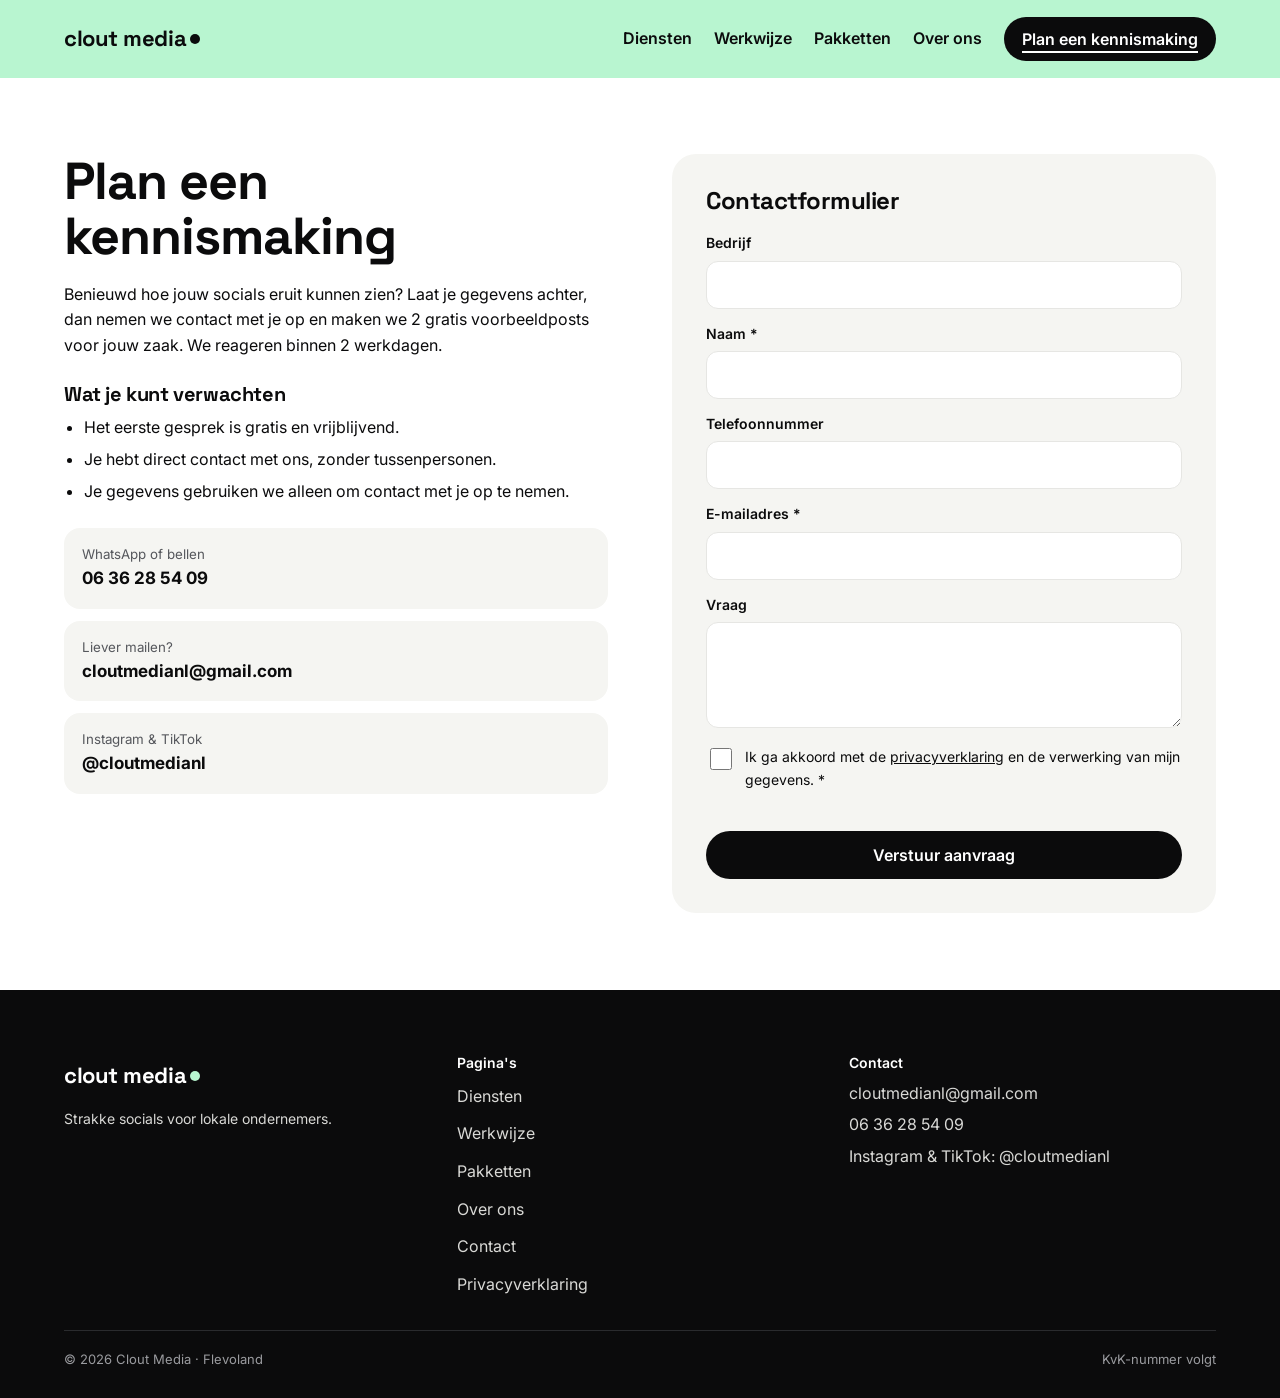
<file: contact.html>
<!DOCTYPE html>
<html lang="nl"><head><meta charset="utf-8"><meta name="viewport" content="width=device-width, initial-scale=1">
<title>Contact · Clout Media</title>
<link rel="preconnect" href="https://fonts.googleapis.com"><link href="https://fonts.googleapis.com/css2?family=Space+Grotesk:wght@500;700&family=Inter:wght@400;600;700&display=swap" rel="stylesheet">
<link rel="stylesheet" href="style.css"></head><body>
<nav aria-label="Hoofdmenu"><a class="logo" href="index.html">clout media<span></span></a><div class="links"><a href="index.html#diensten">Diensten</a><a href="index.html#werkwijze">Werkwijze</a><a href="index.html#pakketten">Pakketten</a><a href="over-ons.html">Over ons</a><a class="btn" href="contact.html" aria-current="page">Plan een kennismaking</a></div></nav>
<main><section class="band"><div class="wrap contact"><div>
<h1>Plan een kennismaking</h1>
<p>Benieuwd hoe jouw socials eruit kunnen zien? Laat je gegevens achter, dan nemen we contact met je op en maken we 2 gratis voorbeeldposts voor jouw zaak. We reageren binnen 2 werkdagen.</p>
<h3 style="margin-top:24px">Wat je kunt verwachten</h3>
<ul class="exp"><li>Het eerste gesprek is gratis en vrijblijvend.</li><li>Je hebt direct contact met ons, zonder tussenpersonen.</li><li>Je gegevens gebruiken we alleen om contact met je op te nemen.</li></ul>
<div class="lines"><div><small>WhatsApp of bellen</small><strong>06 36 28 54 09</strong></div><div><small>Liever mailen?</small><strong>cloutmedianl@gmail.com</strong></div><div><small>Instagram &amp; TikTok</small><strong>@cloutmedianl</strong></div></div>
</div>
<form class="form" id="form" novalidate>
<h2 style="font-size:24px;margin:0 0 4px">Contactformulier</h2>
<label for="f-bedrijf">Bedrijf</label><input id="f-bedrijf" autocomplete="organization">
<label for="f-naam">Naam *</label><input id="f-naam" autocomplete="name" required>
<label for="f-tel">Telefoonnummer</label><input id="f-tel" type="tel" autocomplete="tel">
<label for="f-mail">E-mailadres *</label><input id="f-mail" type="email" autocomplete="email" required>
<label for="f-vraag">Vraag</label><textarea id="f-vraag" rows="4"></textarea>
<label class="chk"><input type="checkbox" id="f-ok" required> <span>Ik ga akkoord met de <a href="privacy.html">privacyverklaring</a> en de verwerking van mijn gegevens. *</span></label>
<p class="err" id="err" role="alert"></p>
<button class="btn" type="submit">Verstuur aanvraag</button>
<div class="done" id="done" hidden><p style="margin:0 0 8px"><strong>Bijna klaar.</strong> Tik op de knop om je aanvraag via WhatsApp naar ons te sturen.</p><a class="btn" id="wa" href="#" target="_blank" rel="noopener">Verstuur via WhatsApp</a></div>
</form></div></section></main>
<footer><div class="wrap">
<div><a class="logo" href="index.html">clout media<span style="background:#b8f5d0"></span></a><p style="margin-top:10px;font-size:14px">Strakke socials voor lokale ondernemers.</p></div>
<div><h4>Pagina's</h4><ul><li><a href="index.html#diensten">Diensten</a></li><li><a href="index.html#werkwijze">Werkwijze</a></li><li><a href="index.html#pakketten">Pakketten</a></li><li><a href="over-ons.html">Over ons</a></li><li><a href="contact.html">Contact</a></li><li><a href="privacy.html">Privacyverklaring</a></li></ul></div>
<div><h4>Contact</h4><ul><li>cloutmedianl@gmail.com</li><li>06 36 28 54 09</li><li>Instagram &amp; TikTok: @cloutmedianl</li></ul></div>
</div><div class="copy"><span>© 2026 Clout Media · Flevoland</span><span>KvK-nummer volgt</span></div></footer>
<script>{
const f=document.getElementById('form');
f.addEventListener('submit',e=>{e.preventDefault();
const v=id=>document.getElementById(id).value.trim(),err=document.getElementById('err');
if(!v('f-naam')||!/^\S+@\S+\.\S+$/.test(v('f-mail'))){err.textContent='Vul je naam en een geldig e-mailadres in.';return}
if(!document.getElementById('f-ok').checked){err.textContent='Vink het akkoord aan om je aanvraag te versturen.';return}
err.textContent='';
const t='Hoi Clout Media, ik wil graag kennismaken.\nBedrijf: '+(v('f-bedrijf')||'-')+'\nNaam: '+v('f-naam')+'\nTelefoon: '+(v('f-tel')||'-')+'\nE-mail: '+v('f-mail')+'\nVraag: '+(v('f-vraag')||'-');
document.getElementById('wa').href='https://wa.me/31636285409?text='+encodeURIComponent(t);
document.getElementById('done').hidden=false;});
}</script>
</body></html>
</file>
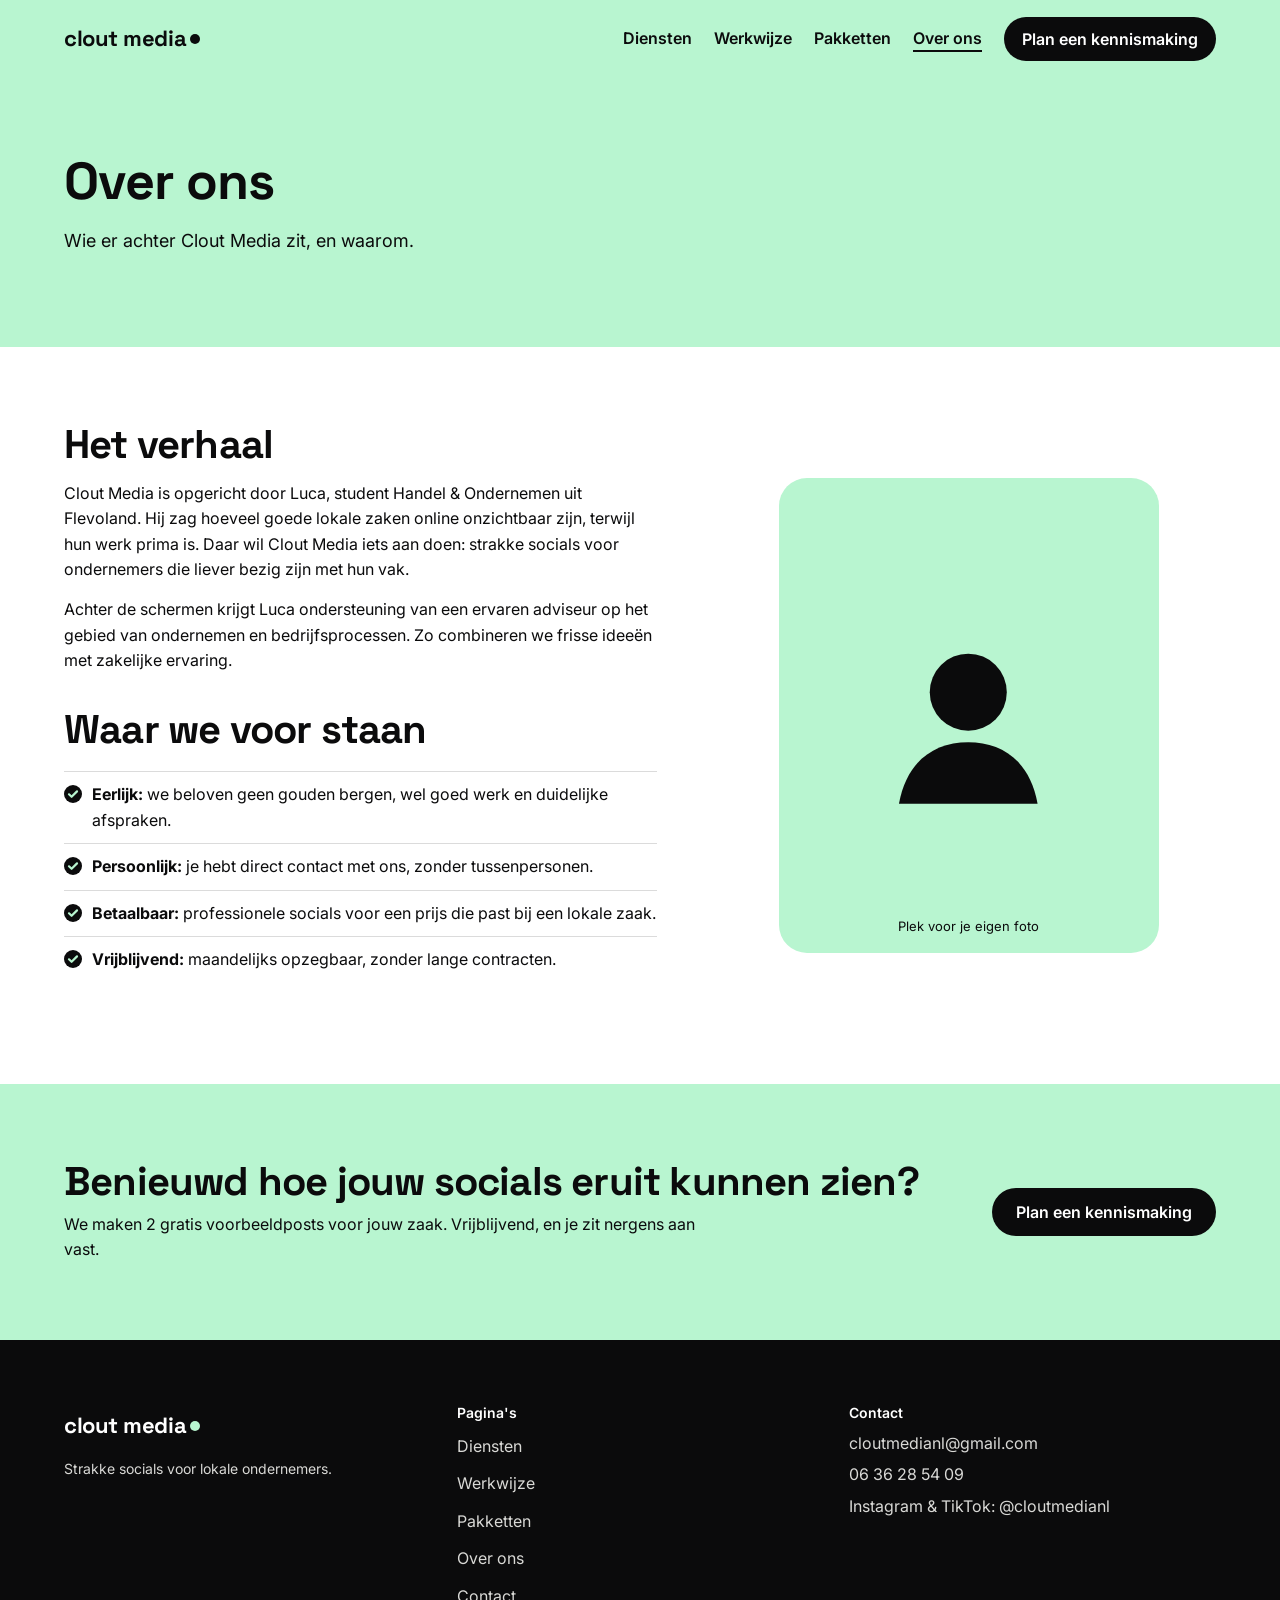
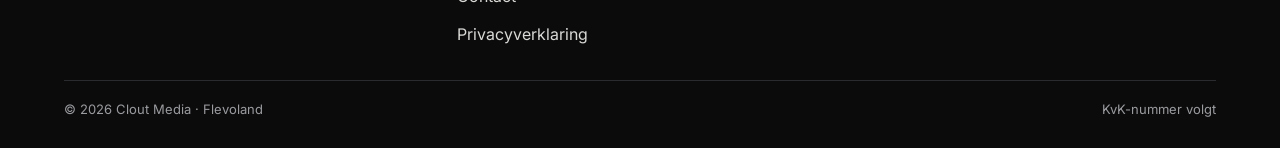
<file: over-ons.html>
<!DOCTYPE html>
<html lang="nl"><head><meta charset="utf-8"><meta name="viewport" content="width=device-width, initial-scale=1">
<title>Over ons · Clout Media</title>
<link rel="preconnect" href="https://fonts.googleapis.com"><link href="https://fonts.googleapis.com/css2?family=Space+Grotesk:wght@500;700&family=Inter:wght@400;600;700&display=swap" rel="stylesheet">
<link rel="stylesheet" href="style.css"></head><body>
<nav aria-label="Hoofdmenu"><a class="logo" href="index.html">clout media<span></span></a><div class="links"><a href="index.html#diensten">Diensten</a><a href="index.html#werkwijze">Werkwijze</a><a href="index.html#pakketten">Pakketten</a><a href="over-ons.html" aria-current="page">Over ons</a><a class="btn" href="contact.html">Plan een kennismaking</a></div></nav>
<main><section class="band mint"><div class="wrap"><h1>Over ons</h1><p class="lead" style="font-size:18px">Wie er achter Clout Media zit, en waarom.</p></div></section>
<section class="band"><div class="wrap about"><div>
<h2>Het verhaal</h2><p>Clout Media is opgericht door Luca, student Handel &amp; Ondernemen uit Flevoland. Hij zag hoeveel goede lokale zaken online onzichtbaar zijn, terwijl hun werk prima is. Daar wil Clout Media iets aan doen: strakke socials voor ondernemers die liever bezig zijn met hun vak.</p><p>Achter de schermen krijgt Luca ondersteuning van een ervaren adviseur op het gebied van ondernemen en bedrijfsprocessen. Zo combineren we frisse ideeën met zakelijke ervaring.</p>
<h2 style="margin-top:34px">Waar we voor staan</h2>
<ul class="check"><li><span><b>Eerlijk:</b> we beloven geen gouden bergen, wel goed werk en duidelijke afspraken.</span></li><li><span><b>Persoonlijk:</b> je hebt direct contact met ons, zonder tussenpersonen.</span></li><li><span><b>Betaalbaar:</b> professionele socials voor een prijs die past bij een lokale zaak.</span></li><li><span><b>Vrijblijvend:</b> maandelijks opzegbaar, zonder lange contracten.</span></li></ul>
</div><div class="portrait" aria-label="Plek voor een foto van Luca"><svg viewBox="0 0 100 100" aria-hidden="true"><circle cx="50" cy="38" r="20" fill="#0b0b0c"/><path d="M14 96c4-22 18-32 36-32s32 10 36 32z" fill="#0b0b0c"/></svg><small>Plek voor je eigen foto</small></div></div></section>
<section class="band mint cta"><div class="wrap"><div><h2>Benieuwd hoe jouw socials eruit kunnen zien?</h2><p>We maken 2 gratis voorbeeldposts voor jouw zaak. Vrijblijvend, en je zit nergens aan vast.</p></div><a class="btn" href="contact.html">Plan een kennismaking</a></div></section></main>
<footer><div class="wrap">
<div><a class="logo" href="index.html">clout media<span style="background:#b8f5d0"></span></a><p style="margin-top:10px;font-size:14px">Strakke socials voor lokale ondernemers.</p></div>
<div><h4>Pagina's</h4><ul><li><a href="index.html#diensten">Diensten</a></li><li><a href="index.html#werkwijze">Werkwijze</a></li><li><a href="index.html#pakketten">Pakketten</a></li><li><a href="over-ons.html">Over ons</a></li><li><a href="contact.html">Contact</a></li><li><a href="privacy.html">Privacyverklaring</a></li></ul></div>
<div><h4>Contact</h4><ul><li>cloutmedianl@gmail.com</li><li>06 36 28 54 09</li><li>Instagram &amp; TikTok: @cloutmedianl</li></ul></div>
</div><div class="copy"><span>© 2026 Clout Media · Flevoland</span><span>KvK-nummer volgt</span></div></footer>

</body></html>
</file>
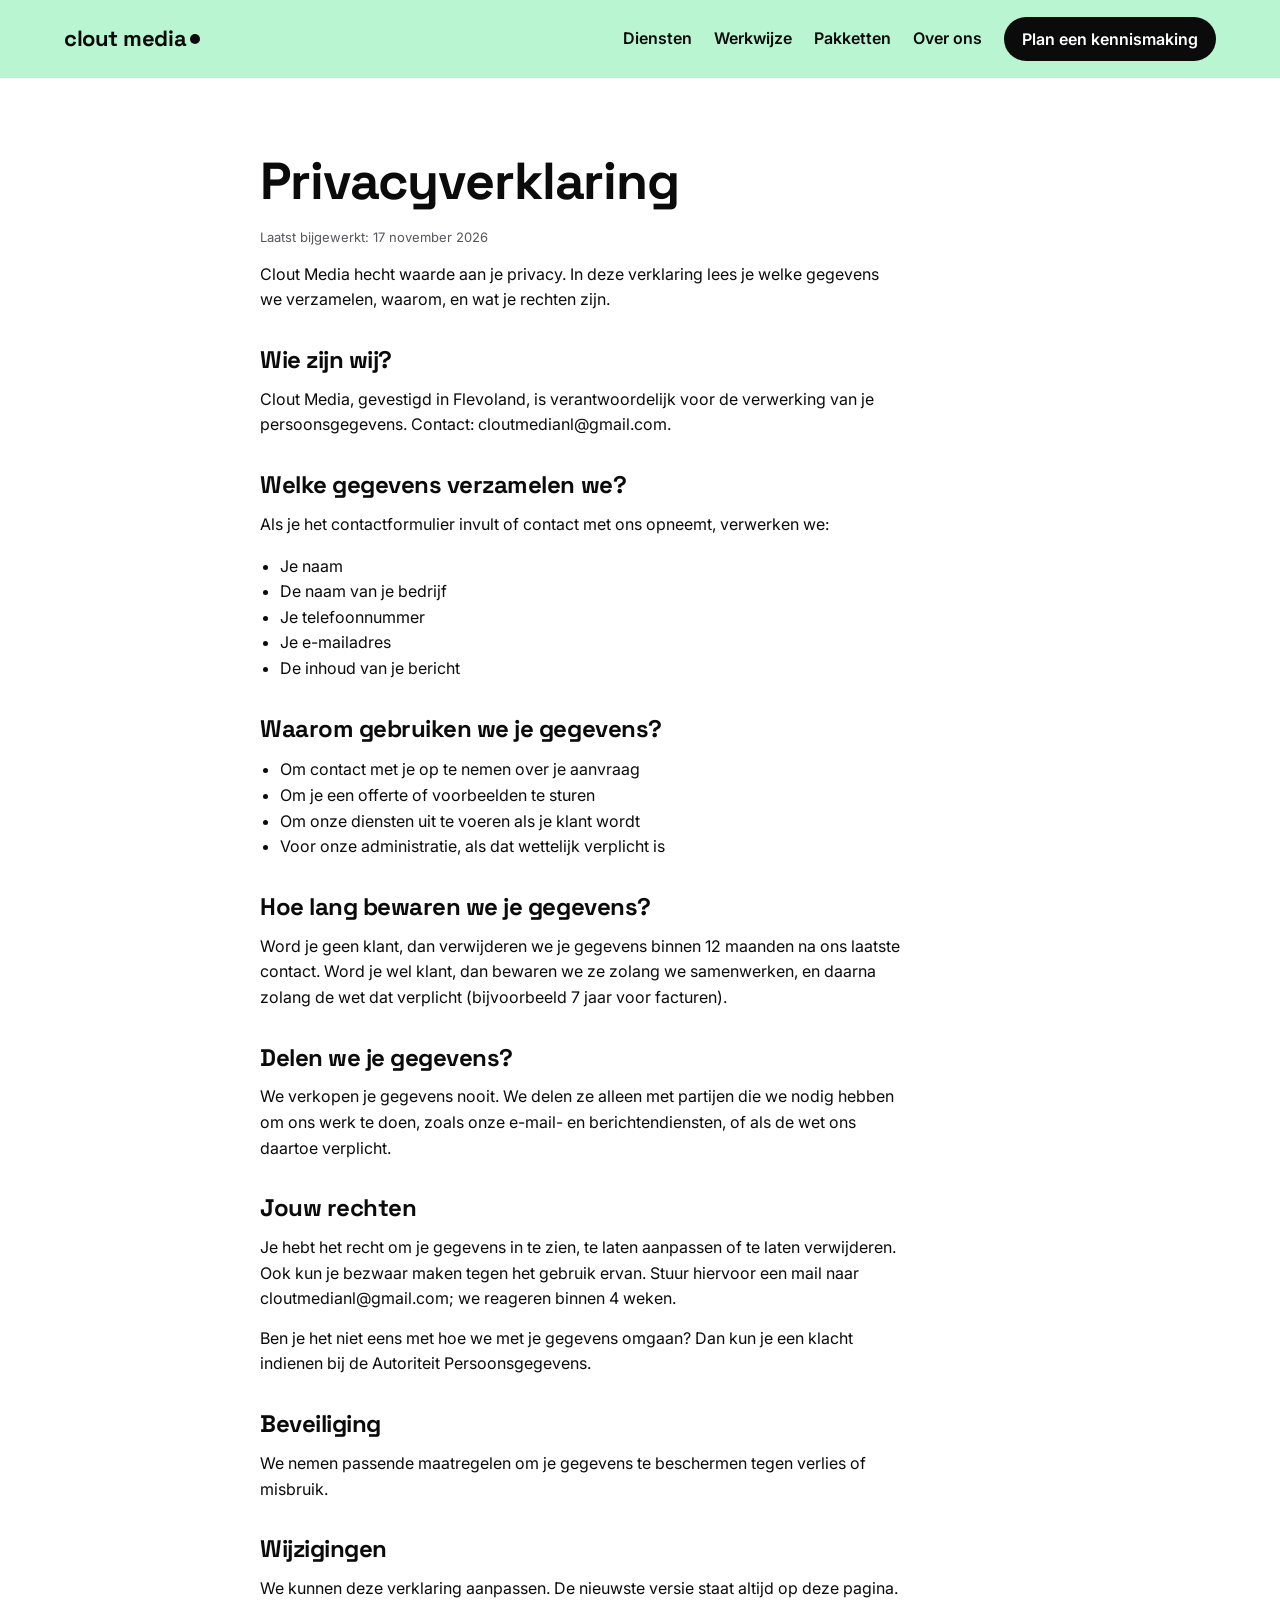
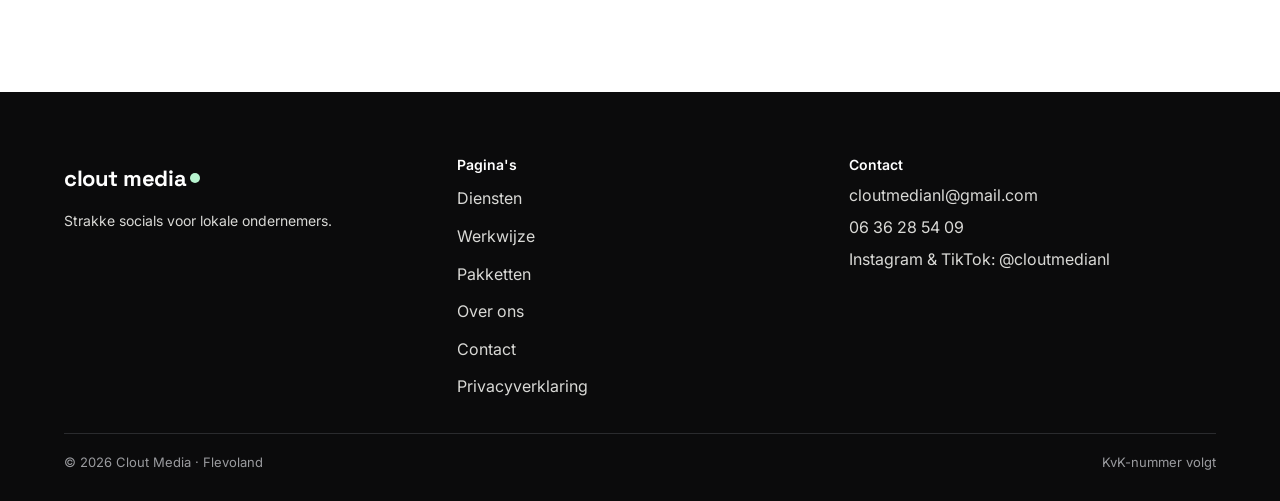
<file: privacy.html>
<!DOCTYPE html>
<html lang="nl"><head><meta charset="utf-8"><meta name="viewport" content="width=device-width, initial-scale=1">
<title>Privacyverklaring · Clout Media</title>
<link rel="preconnect" href="https://fonts.googleapis.com"><link href="https://fonts.googleapis.com/css2?family=Space+Grotesk:wght@500;700&family=Inter:wght@400;600;700&display=swap" rel="stylesheet">
<link rel="stylesheet" href="style.css"></head><body>
<nav aria-label="Hoofdmenu"><a class="logo" href="index.html">clout media<span></span></a><div class="links"><a href="index.html#diensten">Diensten</a><a href="index.html#werkwijze">Werkwijze</a><a href="index.html#pakketten">Pakketten</a><a href="over-ons.html">Over ons</a><a class="btn" href="contact.html">Plan een kennismaking</a></div></nav>
<main><section class="band"><div class="wrap legal">
<h1>Privacyverklaring</h1><p class="note">Laatst bijgewerkt: 17 november 2026</p>
<p>Clout Media hecht waarde aan je privacy. In deze verklaring lees je welke gegevens we verzamelen, waarom, en wat je rechten zijn.</p>
<h2>Wie zijn wij?</h2><p>Clout Media, gevestigd in Flevoland, is verantwoordelijk voor de verwerking van je persoonsgegevens. Contact: cloutmedianl@gmail.com.</p>
<h2>Welke gegevens verzamelen we?</h2><p>Als je het contactformulier invult of contact met ons opneemt, verwerken we:</p><ul><li>Je naam</li><li>De naam van je bedrijf</li><li>Je telefoonnummer</li><li>Je e-mailadres</li><li>De inhoud van je bericht</li></ul>
<h2>Waarom gebruiken we je gegevens?</h2><ul><li>Om contact met je op te nemen over je aanvraag</li><li>Om je een offerte of voorbeelden te sturen</li><li>Om onze diensten uit te voeren als je klant wordt</li><li>Voor onze administratie, als dat wettelijk verplicht is</li></ul>
<h2>Hoe lang bewaren we je gegevens?</h2><p>Word je geen klant, dan verwijderen we je gegevens binnen 12 maanden na ons laatste contact. Word je wel klant, dan bewaren we ze zolang we samenwerken, en daarna zolang de wet dat verplicht (bijvoorbeeld 7 jaar voor facturen).</p>
<h2>Delen we je gegevens?</h2><p>We verkopen je gegevens nooit. We delen ze alleen met partijen die we nodig hebben om ons werk te doen, zoals onze e-mail- en berichtendiensten, of als de wet ons daartoe verplicht.</p>
<h2>Jouw rechten</h2><p>Je hebt het recht om je gegevens in te zien, te laten aanpassen of te laten verwijderen. Ook kun je bezwaar maken tegen het gebruik ervan. Stuur hiervoor een mail naar cloutmedianl@gmail.com; we reageren binnen 4 weken.</p><p>Ben je het niet eens met hoe we met je gegevens omgaan? Dan kun je een klacht indienen bij de Autoriteit Persoonsgegevens.</p>
<h2>Beveiliging</h2><p>We nemen passende maatregelen om je gegevens te beschermen tegen verlies of misbruik.</p>
<h2>Wijzigingen</h2><p>We kunnen deze verklaring aanpassen. De nieuwste versie staat altijd op deze pagina.</p>
</div></section></main>
<footer><div class="wrap">
<div><a class="logo" href="index.html">clout media<span style="background:#b8f5d0"></span></a><p style="margin-top:10px;font-size:14px">Strakke socials voor lokale ondernemers.</p></div>
<div><h4>Pagina's</h4><ul><li><a href="index.html#diensten">Diensten</a></li><li><a href="index.html#werkwijze">Werkwijze</a></li><li><a href="index.html#pakketten">Pakketten</a></li><li><a href="over-ons.html">Over ons</a></li><li><a href="contact.html">Contact</a></li><li><a href="privacy.html">Privacyverklaring</a></li></ul></div>
<div><h4>Contact</h4><ul><li>cloutmedianl@gmail.com</li><li>06 36 28 54 09</li><li>Instagram &amp; TikTok: @cloutmedianl</li></ul></div>
</div><div class="copy"><span>© 2026 Clout Media · Flevoland</span><span>KvK-nummer volgt</span></div></footer>

</body></html>
</file>
<file: assets/site.css>
/* ============================================================
   CLOUT MEDIA · één stijlbestand voor alle pagina's
   Achtergrond  #0b0b0c en #141417 (zacht in elkaar overlopend)
   Vlakken      #141417 · #1c1c20 · lijnen #2a2b30
   Accent       mint #b8f5d0, spaarzaam
   Type         Poppins 700 (koppen) · Inter (tekst)
   Hoeken       12 · 20 · 28 · pil
   Beweging     cubic-bezier(.16,1,.3,1) · 300 / 600 / 900ms
   ============================================================ */
@font-face{font-family:Poppins;font-weight:700;font-style:normal;font-display:swap;src:url(fonts/poppins-700.woff) format("woff")}
@font-face{font-family:Inter;font-weight:400;font-style:normal;font-display:swap;src:url(fonts/inter-400.woff) format("woff")}
@font-face{font-family:Inter;font-weight:500;font-style:normal;font-display:swap;src:url(fonts/inter-500.woff) format("woff")}
@font-face{font-family:Inter;font-weight:600;font-style:normal;font-display:swap;src:url(fonts/inter-600.woff) format("woff")}

:root{
  --bg:#0b0b0c;--bg2:#141417;--card:#141417;--card2:#1c1c20;--line:#2a2b30;
  --white:#fff;--grey:#b4b5b1;--grey2:rgba(180,181,177,.72);--mint:#b8f5d0;--ink:#0b0b0c;--ink2:rgba(11,11,12,.66);
  --r1:12px;--r2:20px;--r3:28px;
  --ease:cubic-bezier(.16,1,.3,1);--t1:.3s;--t2:.6s;--t3:.9s;
  --sh:0 40px 80px -24px rgba(0,0,0,.7),0 12px 24px -10px rgba(0,0,0,.45);
  --top:inset 0 1px 0 rgba(255,255,255,.055);
  --wrap:1200px;--pad:24px;
}
*,*::before,*::after{box-sizing:border-box;margin:0;min-width:0}
html{scroll-behavior:smooth;scroll-padding-top:96px;-webkit-text-size-adjust:100%;scrollbar-color:#2a2b30 #0b0b0c}
::-webkit-scrollbar{width:10px}::-webkit-scrollbar-track{background:#0b0b0c}::-webkit-scrollbar-thumb{background:#2a2b30;border-radius:10px;border:2px solid #0b0b0c}
::selection{background:var(--mint);color:var(--ink)}
body{background:var(--bg);color:var(--grey);font:400 17px/1.65 Inter,system-ui,-apple-system,"Segoe UI",sans-serif;overflow-x:clip;-webkit-font-smoothing:antialiased;text-rendering:optimizeLegibility}
img{display:block;max-width:100%;height:auto}
a{color:inherit}
button,input{font:inherit;color:inherit}
h1,h2,h3,.disp{font-family:Poppins,Inter,sans-serif;font-weight:700;letter-spacing:-.03em;line-height:1.05;color:var(--white);text-wrap:balance}
h1{font-size:clamp(38px,6vw,76px)}
h2{font-size:clamp(32px,4.4vw,54px)}
h3{font-size:21px;line-height:1.25;letter-spacing:-.02em}
p{max-width:62ch;text-wrap:pretty}
li,.lead,figcaption{text-wrap:pretty}
.quote,.cta h2,.phero h1{text-wrap:balance}
.hbr{display:none}
strong,b{color:var(--white);font-weight:600}
.mint{color:var(--mint)}
.sr{position:absolute;width:1px;height:1px;overflow:hidden;clip:rect(0 0 0 0);white-space:nowrap}
.nw,.factrow .nw{display:inline;white-space:nowrap;font:inherit;color:inherit;letter-spacing:inherit;margin:0}
:focus-visible{outline:2px solid var(--mint);outline-offset:3px;border-radius:8px}
.skip{position:absolute;left:16px;top:-60px;z-index:100;background:var(--mint);color:var(--ink);padding:12px 18px;border-radius:999px;font-weight:600;text-decoration:none}
.skip:focus{top:16px}
@media(max-width:700px){body{font-size:16px}:root{--pad:20px}}

/* layout */
.wrap{max-width:var(--wrap);margin:0 auto;padding:0 var(--pad)}
.narrow{max-width:760px;margin:0 auto}
section{position:relative;padding:clamp(96px,11vw,160px) 0}
.alt{background:linear-gradient(180deg,var(--bg) 0,var(--bg2) 160px,var(--bg2) calc(100% - 160px),var(--bg) 100%)}
.rule{border-top:1px solid var(--line)}
.kicker{display:block;font:600 14px Inter,sans-serif;letter-spacing:.02em;color:var(--grey);margin-bottom:18px}
.hero .kicker,.phero .kicker{color:var(--mint)}
.lead{font-size:clamp(17px,1.5vw,19px);color:var(--grey);margin-top:22px}
.head{max-width:760px;margin:0 auto 64px;text-align:center}
.head p{margin-left:auto;margin-right:auto}
.more{display:flex;justify-content:center;margin-top:48px}
@media(max-width:700px){.head{margin-bottom:44px}}

/* knoppen */
.btn{position:relative;display:inline-flex;align-items:center;justify-content:center;gap:12px;height:52px;padding:0 26px;border-radius:999px;border:0;cursor:pointer;text-decoration:none;white-space:nowrap;font:600 16px Inter,sans-serif;letter-spacing:-.005em;transition:transform var(--t1) var(--ease),box-shadow var(--t2) var(--ease),background var(--t1)}
.btn .arr{display:inline-block;transition:transform var(--t2) var(--ease)}
.btn:hover .arr{transform:translateX(4px)}
.btn:active{transform:scale(.97)}
.btn-main{background:var(--mint);color:var(--ink)}
.btn-main:hover{box-shadow:0 0 0 6px rgba(184,245,208,.08),0 18px 40px -14px rgba(184,245,208,.45)}
.btn-ghost{background:transparent;color:var(--white);box-shadow:inset 0 0 0 1px var(--line)}
.btn-ghost:hover{box-shadow:inset 0 0 0 1px rgba(255,255,255,.2);background:rgba(255,255,255,.02)}
.btn-dark{background:var(--ink);color:#fff}
.btn-dark:hover{box-shadow:0 18px 40px -14px rgba(0,0,0,.5)}
.tlink{color:var(--white);font-weight:500;text-decoration:none;display:inline-flex;align-items:center;gap:8px;min-height:48px;border-bottom:1px solid transparent}
.tlink:hover{border-color:currentColor}

/* kaarten */
.card{background:var(--card);border:1px solid var(--line);border-radius:var(--r2);box-shadow:var(--top);transition:transform var(--t2) var(--ease),border-color var(--t2) var(--ease)}
.card.hov:hover{transform:translateY(-2px);border-color:rgba(255,255,255,.16)}

/* header */
.hdr{position:sticky;top:0;z-index:50;transition:background var(--t2) var(--ease),border-color var(--t2) var(--ease),backdrop-filter var(--t2);border-bottom:1px solid transparent}
.hdr.glass{background:rgba(11,11,12,.7);backdrop-filter:saturate(1.4) blur(18px);-webkit-backdrop-filter:saturate(1.4) blur(18px);border-color:var(--line)}
.nav{display:flex;align-items:center;justify-content:space-between;gap:16px;height:76px}
.logo{display:flex;align-items:center;min-height:48px}
.logo img{height:34px;width:auto}
.menu{display:none;align-items:center;gap:36px}
.menu a{position:relative;color:var(--grey);text-decoration:none;font-weight:500;font-size:15px;padding:14px 0;transition:color var(--t1)}
.menu a:hover,.menu a[aria-current=page]{color:var(--white)}
.menu a[aria-current=page]::after{content:"";position:absolute;left:0;right:0;bottom:8px;height:1px;background:var(--mint)}
.nav .btn{height:44px;padding:0 20px;font-size:15px}
.burger{width:48px;height:48px;border:0;background:transparent;display:grid;place-items:center;cursor:pointer;border-radius:999px;box-shadow:inset 0 0 0 1px var(--line)}
.burger span{display:block;width:18px;height:1.5px;background:#fff;position:relative;transition:transform var(--t1) var(--ease)}
.burger span::before,.burger span::after{content:"";position:absolute;left:0;width:18px;height:1.5px;background:#fff;transition:transform var(--t1) var(--ease)}
.burger span::before{top:-6px}.burger span::after{top:6px}
.nav-r{display:flex;align-items:center;gap:10px}
@media(min-width:960px){.menu{display:flex}.burger{display:none}}
@media(max-width:959px){.nav .btn-main{display:none}}
/* mobiel menu */
.sheet{position:fixed;inset:0;z-index:70;background:rgba(11,11,12,.97);backdrop-filter:blur(18px);-webkit-backdrop-filter:blur(18px);display:flex;flex-direction:column;padding:0 var(--pad) calc(28px + env(safe-area-inset-bottom));opacity:0;visibility:hidden;transition:opacity var(--t2) var(--ease),visibility 0s linear var(--t2)}
.sheet.open{opacity:1;visibility:visible;transition:opacity var(--t2) var(--ease)}
.sheet .nav{flex:none}
.sheet nav{flex:1;display:flex;flex-direction:column;justify-content:center;gap:4px}
.sheet nav a{font:700 clamp(34px,9vw,48px)/1.15 Poppins,sans-serif;letter-spacing:-.03em;color:var(--white);text-decoration:none;padding:8px 0;opacity:0;transform:translateY(16px);transition:opacity var(--t2) var(--ease),transform var(--t2) var(--ease)}
.sheet nav a[aria-current=page]{color:var(--mint)}
.sheet.open nav a{opacity:1;transform:none}
.sheet.open nav a:nth-child(2){transition-delay:.06s}.sheet.open nav a:nth-child(3){transition-delay:.12s}.sheet.open nav a:nth-child(4){transition-delay:.18s}.sheet.open nav a:nth-child(5){transition-delay:.24s}
.sheet .btn{width:100%}
.x{width:48px;height:48px;border:0;border-radius:999px;background:transparent;box-shadow:inset 0 0 0 1px var(--line);cursor:pointer;display:grid;place-items:center}

/* paginahero (alle pagina's behalve home) */
.phero{padding:clamp(64px,9vw,120px) 0 clamp(40px,5vw,64px);text-align:center;overflow-x:clip}
.phero h1{font-size:clamp(31px,5.6vw,68px);max-width:20ch;margin:0 auto}
.phero .lead{margin-left:auto;margin-right:auto}
.glow{position:absolute;pointer-events:none;border-radius:50%;background:radial-gradient(circle,rgba(184,245,208,.08),transparent 62%)}
.phero .glow{width:900px;height:900px;left:50%;top:-520px;margin-left:-450px}

/* kop-onthulling per regel */
.reveal .ln{display:block;overflow:hidden;padding-bottom:.06em;margin-bottom:-.06em}
.reveal .ln>span{display:block;transform:translateY(105%);transition:transform var(--t3) var(--ease)}
.ready .reveal .ln>span{transform:none}
.ready .reveal .ln:nth-child(2)>span{transition-delay:.08s}.ready .reveal .ln:nth-child(3)>span{transition-delay:.16s}.ready .reveal .ln:nth-child(4)>span{transition-delay:.24s}

/* rustig binnenkomen (één keer) */
.rv{opacity:0;transform:translateY(20px);transition:opacity var(--t3) var(--ease),transform var(--t3) var(--ease)}
.rv.in{opacity:1;transform:none}
@media(max-width:700px){
  .reveal .ln{display:contents}
  .reveal .ln>span{display:inline;transform:none;transition:none}
  .hero h1 .mint{display:inline}
  .hbr{display:inline}
  .reveal{opacity:0;transform:translateY(14px);transition:opacity var(--t3) var(--ease),transform var(--t3) var(--ease)}
  .ready .reveal{opacity:1;transform:none}
}
.d1{transition-delay:.07s}.d2{transition-delay:.14s}.d3{transition-delay:.21s}

/* ---------- HOME HERO ---------- */
.hero{padding:clamp(40px,6vw,96px) 0 clamp(64px,8vw,112px);overflow-x:clip}
.hero .glow{width:820px;height:820px;right:-160px;top:-120px}
.hgrid{display:grid;gap:48px;align-items:center;position:relative}
.hero h1 .mint{display:block}
.hero .lead{max-width:46ch}
.price{display:flex;flex-wrap:wrap;align-items:baseline;gap:6px 14px;margin-top:30px}
.price b{font:700 28px Poppins,sans-serif;letter-spacing:-.02em;color:var(--white)}
.price span{color:var(--grey2)}
.ctas{display:flex;flex-wrap:wrap;align-items:center;gap:12px 28px;margin-top:30px}
.note{font-size:14px;color:var(--grey2);margin-top:16px}
.fade-up{opacity:0;transform:translateY(14px);transition:opacity var(--t3) var(--ease),transform var(--t3) var(--ease)}
.ready .fade-up{opacity:1;transform:none}
.ready .fu1{transition-delay:.3s}.ready .fu2{transition-delay:.4s}.ready .fu3{transition-delay:.5s}.ready .fu4{transition-delay:.6s}
.stage{position:relative;height:640px;display:grid;place-items:center;perspective:1400px}
.stage .glow{width:620px;height:620px;left:50%;top:50%;margin:-310px 0 0 -310px;background:radial-gradient(circle,rgba(184,245,208,.08),transparent 64%)}
.tilt{position:relative;transform-style:preserve-3d;transition:transform var(--t3) var(--ease);opacity:0;transform:translateY(30px)}
.ready .tilt{opacity:1;transform:none;transition:transform var(--t3) var(--ease),opacity var(--t3) var(--ease) .15s}
.phone{position:relative;width:300px;aspect-ratio:9/19.3;border-radius:48px;padding:11px;background:linear-gradient(160deg,#2a2b30,#141417 40%,#0b0b0c);box-shadow:var(--sh),inset 0 0 0 1px #2a2b30,inset 0 1px 0 rgba(255,255,255,.12),0 0 0 7px #0b0b0c,0 0 0 8px #2a2b30}
.phone::before{content:"";position:absolute;top:19px;left:50%;width:86px;height:24px;margin-left:-43px;border-radius:20px;background:#0b0b0c;z-index:4}
.screen{position:relative;width:100%;height:100%;border-radius:38px;overflow:hidden;background:#fff}
.ig{position:absolute;top:0;left:0;right:0;z-index:3;background:#fff;padding:50px 16px 11px;display:flex;align-items:center;gap:10px;color:#0b0b0c;font:600 14px Inter,sans-serif;border-bottom:1px solid #eee}
.ig i{width:30px;height:30px;border-radius:50%;background:conic-gradient(#b8f5d0,#0b0b0c,#b8f5d0);flex:none}
.feed{position:absolute;left:0;right:0;top:91px;display:grid;gap:3px;animation:feed 38s linear infinite;will-change:transform}
.feed img{width:100%;aspect-ratio:4/5;object-fit:cover}
@keyframes feed{to{transform:translate3d(0,calc(-50% - 1.5px),0)}}
.chip{position:absolute;z-index:5;display:flex;width:max-content;align-items:center;gap:12px;background:rgba(255,255,255,.97);color:var(--ink);border-radius:16px;padding:11px 16px 11px 11px;box-shadow:var(--sh);font:600 14px/1.25 Inter,sans-serif;opacity:0;transform:translateY(12px)}
.chip small{display:block;font-weight:500;font-size:12px;color:var(--ink2)}
.chip i{width:34px;height:34px;border-radius:11px;background:var(--ink);display:grid;place-items:center;flex:none}
.ready .chip{opacity:1;transform:none;transition:opacity var(--t3) var(--ease),transform var(--t3) var(--ease)}
.ready .c1{transition-delay:.7s}.ready .c2{transition-delay:.85s}
.chip .bob{display:contents}
.c1{left:-8%;bottom:16%}.c2{right:-10%;top:20%}
@keyframes bob{0%,100%{translate:0 0}50%{translate:0 -6px}}
.ready .c1{animation:bob 7s ease-in-out 1.6s infinite}.ready .c2{animation:bob 7s ease-in-out 2.6s infinite}
@media(min-width:960px) and (max-width:1279px){.chip{display:none}}
@media(min-width:1280px){.stage{justify-items:start}.c1{left:calc(100% - 8px);right:auto;bottom:16%}.c2{left:calc(100% - 8px);right:auto;top:18%}}
@media(min-width:960px){.hgrid{grid-template-columns:1.25fr .9fr;gap:24px}.hero h1{font-size:clamp(44px,4.3vw,62px)}.stage{height:700px}.phone{width:320px}}
@media(max-width:959px){.hgrid{text-align:center}.hero .lead{margin-left:auto;margin-right:auto}.price,.ctas{justify-content:center}.note{margin-left:auto;margin-right:auto}.stage{height:560px;margin-top:-8px}.phone{width:250px;border-radius:42px}.screen{border-radius:33px}.c1{left:0}.c2{right:0}}
@media(max-width:520px){.hero{padding-top:28px}.hgrid{gap:28px}.stage{height:480px}.phone{width:214px;border-radius:38px;padding:9px}.screen{border-radius:30px}.ig{padding:42px 12px 9px;font-size:12px}.feed{top:79px}.c2{display:none}.chip{font-size:13px;padding:9px 13px 9px 9px}.chip i{width:30px;height:30px}.note{display:none}}

/* ---------- WERK ---------- */
.rail{display:flex;gap:24px;overflow-x:auto;scroll-snap-type:x mandatory;scroll-padding:0 max(var(--pad),calc((100vw - var(--wrap))/2 + var(--pad)));padding:8px max(var(--pad),calc((100vw - var(--wrap))/2 + var(--pad))) 32px;scrollbar-width:none;cursor:grab;-webkit-overflow-scrolling:touch;overscroll-behavior-x:contain}
.rail::-webkit-scrollbar{display:none}
.rail.drag{cursor:grabbing;scroll-snap-type:none}
.rail.drag .shot{pointer-events:none}
.shot{flex:none;width:min(340px,78vw);scroll-snap-align:start;margin:0;background:none;border:0;padding:0;cursor:zoom-in;text-align:left;color:inherit}
.shot .im{border-radius:var(--r2);overflow:hidden;box-shadow:var(--sh);border:1px solid var(--line)}
.shot img{width:100%;aspect-ratio:4/5;object-fit:cover;transition:transform var(--t3) var(--ease)}
.shot:hover img{transform:scale(1.025)}
.shot span{display:block;margin-top:16px;font-weight:600;color:var(--white)}
.shot small{display:block;font-size:14px;color:var(--grey2)}
.shots3{display:grid;grid-template-columns:repeat(3,minmax(0,1fr));gap:24px}
.shots3 .shot{width:auto}
@media(max-width:700px){.shots3{display:flex;overflow-x:auto;scroll-snap-type:x mandatory;margin:0 calc(var(--pad)*-1);padding:0 var(--pad) 12px;scroll-padding:0 var(--pad);scrollbar-width:none}.shots3::-webkit-scrollbar{display:none}.shots3 .shot{width:72vw}}
.railbar{display:flex;align-items:center;justify-content:space-between;gap:16px;flex-wrap:wrap}
.tag{display:inline-flex;flex-wrap:wrap;align-items:center;gap:10px;font-size:14px;color:var(--grey2)}
.tag b{background:var(--card2);color:var(--white);padding:6px 12px;border-radius:999px;font-weight:500;border:1px solid var(--line);white-space:nowrap}
.arrows{display:flex;gap:8px}
.arrows button{width:48px;height:48px;border-radius:50%;border:1px solid var(--line);background:var(--card);cursor:pointer;display:grid;place-items:center;transition:border-color var(--t1),transform var(--t1) var(--ease)}
.arrows button:hover{border-color:rgba(255,255,255,.2)}.arrows button:active{transform:scale(.94)}
@media(max-width:700px){.arrows{display:none}.railbar{justify-content:center;text-align:center}}
/* lightbox */
.lb{position:fixed;inset:0;z-index:90;display:grid;place-items:center;padding:24px;background:rgba(5,5,6,.72);backdrop-filter:blur(16px);-webkit-backdrop-filter:blur(16px);opacity:0;visibility:hidden;transition:opacity var(--t2) var(--ease),visibility 0s linear var(--t2)}
.lb.open{opacity:1;visibility:visible;transition:opacity var(--t2) var(--ease)}
.lb figure{margin:0;max-width:min(92vw,560px);width:100%;transform:scale(.94);transition:transform var(--t2) var(--ease)}
.lb.open figure{transform:none}
.lb img{width:100%;border-radius:var(--r2);box-shadow:var(--sh)}
.lb figcaption{color:var(--grey);text-align:center;margin-top:14px;font-size:14px}
.lb .x{position:absolute;top:20px;right:20px;background:var(--card);box-shadow:inset 0 0 0 1px var(--line)}
/* voor/na */
.ba{position:relative;max-width:680px;margin:0 auto;border-radius:var(--r3);overflow:hidden;box-shadow:var(--sh);border:1px solid var(--line);background:#fff;user-select:none;touch-action:pan-y}
.ba::before{content:"";display:block;padding-top:125%}
.side{position:absolute;top:0;left:0;width:100%;height:100%;display:block;background:#fff}
.side>div{position:absolute;overflow:hidden;margin:0;display:block}
.side>div{width:calc((100% - 6px) / 3);height:calc((100% - 6px) / 3)}.side>div:nth-child(3n+1){left:0}.side>div:nth-child(3n+2){left:calc((100% - 6px) / 3 + 3px)}.side>div:nth-child(3n){left:calc((100% - 6px) * 2 / 3 + 6px)}.side>div:nth-child(-n+3){top:0}.side>div:nth-child(n+4){top:calc((100% - 6px) / 3 + 3px)}.side>div:nth-child(n+7){top:calc((100% - 6px) * 2 / 3 + 6px)}
.side>div>img{position:absolute;top:0;right:0;bottom:0;left:0;width:100%;height:100%;max-width:none;object-fit:cover;display:block}
.before img{filter:saturate(.55) brightness(.92) contrast(.86)}
.before .t{display:grid;place-items:center;padding:12%;text-align:center;font:400 clamp(12px,2vw,17px)/1.35 Arial,Helvetica,sans-serif;color:#222}
.before .cap{position:absolute;left:6%;right:6%;bottom:7%;font:700 clamp(10px,1.6vw,14px)/1.2 Arial,sans-serif;color:#fff;text-shadow:0 1px 3px rgba(0,0,0,.7)}
.after{clip-path:inset(0 0 0 var(--pos,50%))}
.ba .line{position:absolute;top:0;bottom:0;left:var(--pos,50%);width:2px;margin-left:-1px;background:#fff;z-index:3;box-shadow:0 0 0 1px rgba(0,0,0,.08)}
.ba .knob{position:absolute;top:50%;left:var(--pos,50%);width:68px;height:68px;margin:-34px 0 0 -34px;border-radius:50%;background:#fff;z-index:4;display:grid;place-items:center;box-shadow:0 12px 36px rgba(0,0,0,.4)}
.ba input{position:absolute;inset:0;width:100%;height:100%;opacity:0;cursor:ew-resize;z-index:5;margin:0}
.ba .tx{position:absolute;top:18px;z-index:4;font:600 14px Inter,sans-serif;padding:8px 14px;border-radius:999px}
.ba .t1{left:18px;background:#fff;color:var(--ink);box-shadow:0 6px 18px rgba(0,0,0,.2)}.ba .t2{right:18px;background:var(--ink);color:#fff}
.ba:has(input:focus-visible){outline:2px solid var(--mint);outline-offset:4px}
.under{display:flex;justify-content:center;margin-top:24px}
@media(max-width:700px){.ba{border-radius:var(--r2)}.ba .tx{top:10px;font-size:13px;padding:6px 12px}.ba .t1{left:10px}.ba .t2{right:10px}.ba .knob{width:52px;height:52px;margin:-26px 0 0 -26px}.ba .knob svg{width:22px;height:22px}.side>div{width:calc((100% - 4px) / 3);height:calc((100% - 4px) / 3)}.side>div:nth-child(3n+1){left:0}.side>div:nth-child(3n+2){left:calc((100% - 4px) / 3 + 2px)}.side>div:nth-child(3n){left:calc((100% - 4px) * 2 / 3 + 4px)}.side>div:nth-child(-n+3){top:0}.side>div:nth-child(n+4){top:calc((100% - 4px) / 3 + 2px)}.side>div:nth-child(n+7){top:calc((100% - 4px) * 2 / 3 + 4px)}}

/* ---------- ZONDER / MET ---------- */
.split{display:grid;gap:20px}
.col{padding:32px 0 0;border-top:1px solid var(--line)}
.col.yes{border-top-color:var(--white)}
.col h3{font-size:22px;margin-bottom:26px}
.list{list-style:none;padding:0;display:grid;gap:18px}
.list li{display:flex;gap:14px;align-items:flex-start}
.list li::before{content:"";flex:none;width:22px;height:22px;margin-top:2px;border-radius:50%;background-position:center;background-repeat:no-repeat}
.no .list li{color:var(--grey2)}
.no .list li::before{box-shadow:inset 0 0 0 1px var(--line);background-image:url("data:image/svg+xml,%3Csvg xmlns='http://www.w3.org/2000/svg' viewBox='0 0 22 22'%3E%3Cpath d='M8 8l6 6M14 8l-6 6' stroke='%238a8b88' stroke-width='1.6' stroke-linecap='round'/%3E%3C/svg%3E")}
.yes{background:none}
.yes .list li::before{background-color:#fff;background-image:url("data:image/svg+xml,%3Csvg xmlns='http://www.w3.org/2000/svg' viewBox='0 0 22 22'%3E%3Cpath d='M6.5 11.3l3 2.9 6-6.4' fill='none' stroke='%230b0b0c' stroke-width='2' stroke-linecap='round' stroke-linejoin='round'/%3E%3C/svg%3E")}
.yes .list li div{color:var(--white);font-weight:500}
.yes .list li span{display:block;color:var(--grey);font-weight:400;font-size:15px;margin-top:2px}
@media(min-width:880px){.split{grid-template-columns:1fr 1.12fr}}

/* ---------- STAPPEN ---------- */
.steps{display:grid;gap:56px;position:relative}
.step .n{font:700 15px Inter,sans-serif;color:var(--white);width:44px;height:44px;border-radius:50%;display:grid;place-items:center;box-shadow:inset 0 0 0 1px var(--line);background:var(--bg);margin-bottom:24px;position:relative}
.step p{margin-top:10px}
.step ul{margin-top:14px;padding-left:18px;color:var(--grey);display:grid;gap:6px}
@media(min-width:880px){.steps{grid-template-columns:repeat(3,1fr);gap:56px}.steps::before{content:"";position:absolute;left:0;right:0;top:22px;height:1px;background:linear-gradient(90deg,transparent,var(--line) 12%,var(--line) 88%,transparent)}}

/* ---------- PAKKETTEN ---------- */
.plans{display:grid;gap:24px;max-width:940px;margin:0 auto}
.plan{padding:clamp(28px,4vw,44px);display:flex;flex-direction:column;border-radius:var(--r3)}
.plan.top{background:#fff;color:var(--ink);border-color:#fff;box-shadow:0 0 0 1px #fff,0 40px 100px -30px rgba(184,245,208,.22),0 20px 40px -20px rgba(0,0,0,.6)}
.plan.top h3{color:var(--ink)}
.phd{display:flex;align-items:center;justify-content:space-between;gap:16px}
.plan h3{font-size:26px}
.badge{background:var(--mint);color:var(--ink);font:600 13px Inter,sans-serif;padding:6px 12px;border-radius:999px}
.for{font-size:15px;margin-top:6px;color:var(--grey2)}
.plan.top .for{color:var(--ink2)}
.amt{font:700 clamp(56px,6.6vw,72px)/1 Poppins,sans-serif;letter-spacing:-.04em;margin:32px 0 6px;color:var(--white);white-space:nowrap}
.plan.top .amt{color:var(--ink)}
.amt small{font:500 16px Inter,sans-serif;letter-spacing:0;color:var(--grey2);margin-left:8px}
.plan.top .amt small{color:var(--ink2)}
.ul{list-style:none;padding:0;margin-top:24px;border-top:1px solid var(--line)}
.plan.top .ul{border-color:rgba(0,0,0,.08)}
.ul li{display:flex;gap:12px;align-items:center;padding:13px 0;border-bottom:1px solid rgba(255,255,255,.06);color:var(--white)}
.plan.top .ul li{border-color:rgba(0,0,0,.06);color:var(--ink)}
.ul li::before{content:"";flex:none;width:20px;height:20px;border-radius:50%;background:#fff url("data:image/svg+xml,%3Csvg xmlns='http://www.w3.org/2000/svg' viewBox='0 0 20 20'%3E%3Cpath d='M5.8 10.3l2.8 2.7 5.6-5.9' fill='none' stroke='%230b0b0c' stroke-width='2' stroke-linecap='round' stroke-linejoin='round'/%3E%3C/svg%3E") center no-repeat}
.plan.top .ul li::before{background-color:var(--ink);background-image:url("data:image/svg+xml,%3Csvg xmlns='http://www.w3.org/2000/svg' viewBox='0 0 20 20'%3E%3Cpath d='M5.8 10.3l2.8 2.7 5.6-5.9' fill='none' stroke='%23fff' stroke-width='2' stroke-linecap='round' stroke-linejoin='round'/%3E%3C/svg%3E")}
.plan .btn{margin-top:32px;width:100%}
.plan .btn-ghost{box-shadow:inset 0 0 0 1px var(--line)}
@media(min-width:760px){.plans{grid-template-columns:1fr 1fr}}
.fine{font-size:14px;color:var(--grey2);margin:28px auto 0;max-width:66ch;text-align:center}
/* compacte pakketten op home */
.mini{display:grid;gap:16px;max-width:820px;margin:0 auto}
.minip{display:flex;align-items:center;justify-content:space-between;gap:20px;padding:28px 32px}
.minip h3{font-size:22px;display:flex;align-items:center;gap:10px;flex-wrap:wrap}
.minip p{font-size:15px;color:var(--grey2);margin-top:4px}
.minip .amt{font-size:44px;margin:0}
.minip.top{background:#fff;border-color:#fff;box-shadow:0 30px 80px -30px rgba(184,245,208,.2)}
.minip.top h3,.minip.top .amt{color:var(--ink)}.minip.top p{color:var(--ink2)}
.minip .amt small{font-size:14px}
@media(min-width:760px){.mini{grid-template-columns:1fr 1fr}}
/* pakketkiezer */
.picker{max-width:1200px;margin:40px auto 0;padding:28px;display:grid;place-items:center;text-align:center;min-height:132px;overflow:hidden}
.pk{display:flex;flex-wrap:wrap;align-items:center;justify-content:center;gap:12px 14px;transition:opacity var(--t1) var(--ease),transform var(--t1) var(--ease)}
.pk.out{opacity:0;transform:translateY(8px)}
.pk p{font-weight:500;color:var(--white);max-width:none}
.pk .q{color:var(--grey2);margin-right:8px}
.pick{height:48px;padding:0 20px;border-radius:999px;border:1px solid var(--line);background:var(--bg);color:var(--white);font-weight:500;font-size:15px;cursor:pointer;transition:border-color var(--t1),transform var(--t1) var(--ease)}
.pick:hover{border-color:rgba(255,255,255,.26)}.pick:active{transform:scale(.97)}
.again{background:none;border:0;text-decoration:underline;cursor:pointer;font-size:15px;padding:12px;color:var(--grey)}

/* ---------- OVER ---------- */
.quote{font:700 clamp(28px,3.6vw,46px)/1.18 Poppins,sans-serif;letter-spacing:-.03em;color:var(--white);max-width:22ch}
.sign{display:flex;align-items:center;gap:16px;margin-top:36px;padding-left:20px;border-left:1px solid var(--line)}
.sign i{width:52px;height:52px;border-radius:50%;box-shadow:inset 0 0 0 1px var(--line);display:grid;place-items:center;font:700 18px Poppins,sans-serif;font-style:normal;color:var(--white);background:var(--card)}
.sign small{display:block;color:var(--grey2);font-size:14px}
.about{display:grid;gap:48px;align-items:start}
.side2{display:grid;gap:32px}
.portrait{margin:0;border-radius:var(--r3);overflow:hidden;border:1px solid var(--line);box-shadow:var(--sh)}
.portrait img{width:100%;aspect-ratio:4/5;object-fit:cover}
.about .txt{padding-top:.35em}
.about .txt p+p{margin-top:16px}
@media(min-width:900px){.about{grid-template-columns:1.25fr 1fr;gap:96px}}
.promises{display:grid;border-top:1px solid var(--line);margin-top:72px}
.promises div{padding:28px 0;border-bottom:1px solid var(--line)}
.promises b{font:700 20px Poppins,sans-serif;letter-spacing:-.02em;display:block;margin-bottom:6px}
@media(min-width:900px){.promises{grid-template-columns:repeat(3,1fr)}.promises div{padding:36px 36px 36px 0}.promises div+div{border-left:1px solid var(--line);padding-left:36px}}

/* ---------- FAQ ---------- */
.faq{max-width:820px;margin:0 auto;border-top:1px solid var(--line)}
.faq details{border-bottom:1px solid var(--line)}
.faq summary{list-style:none;cursor:pointer;display:flex;justify-content:space-between;align-items:center;gap:24px;min-height:76px;padding:20px 0;font:700 19px/1.3 Poppins,sans-serif;letter-spacing:-.02em;color:var(--white)}
.faq summary::-webkit-details-marker{display:none}
.faq summary i{flex:none;width:32px;height:32px;border-radius:50%;box-shadow:inset 0 0 0 1px var(--line);position:relative;transition:transform var(--t2) var(--ease),background var(--t1)}
.faq summary i::before,.faq summary i::after{content:"";position:absolute;left:50%;top:50%;width:12px;height:1.5px;margin:-.75px 0 0 -6px;background:#fff}
.faq summary i::after{transform:rotate(90deg)}
.faq details[open] summary i{transform:rotate(45deg);background:var(--card2)}
.faq summary:hover i{box-shadow:inset 0 0 0 1px rgba(255,255,255,.2)}
.faq .ans{overflow:hidden;transition:height var(--t2) var(--ease)}
.faq .ans p{padding:0 56px 24px 0}

/* ---------- SCAN ---------- */
.sgrid{display:grid;gap:56px;align-items:start}
.points{list-style:none;padding:0;margin-top:32px;display:grid;gap:14px}
.points li{display:flex;gap:12px;align-items:center;color:var(--white)}
.points li::before{content:"";flex:none;width:22px;height:22px;border-radius:50%;background:#fff url("data:image/svg+xml,%3Csvg xmlns='http://www.w3.org/2000/svg' viewBox='0 0 20 20'%3E%3Cpath d='M5.8 10.3l2.8 2.7 5.6-5.9' fill='none' stroke='%230b0b0c' stroke-width='2' stroke-linecap='round' stroke-linejoin='round'/%3E%3C/svg%3E") center no-repeat}
.contact{display:grid;gap:10px;margin-top:36px}
.contact a{display:flex;align-items:center;gap:14px;padding:16px 18px;text-decoration:none;min-height:64px}
.contact a:hover{border-color:rgba(255,255,255,.16)}
.contact small{display:block;font-size:13px;color:var(--grey2)}
.contact strong{font-weight:500;overflow-wrap:anywhere}
.contact svg{flex:none}
.form{background:#fff;color:var(--ink);border-radius:var(--r3);padding:clamp(24px,4vw,40px);display:grid;gap:18px;box-shadow:var(--sh)}
.form h2{font-size:28px;color:var(--ink)}
.form .sub{color:var(--ink2);font-size:15px;margin-top:-10px}
.row2{display:grid;gap:18px}
@media(min-width:560px){.row2{grid-template-columns:1fr 1fr}}
.field label,.field legend{display:block;font-weight:600;font-size:15px;margin-bottom:8px;color:var(--ink)}
.field input{width:100%;height:52px;font:16px Inter,sans-serif;padding:0 16px;border:1px solid #d7d7d2;border-radius:var(--r1);background:#fff;color:var(--ink);transition:border-color var(--t1),box-shadow var(--t1)}
.field input::placeholder{color:rgba(11,11,12,.45)}
.field input:focus{outline:none;border-color:var(--ink);box-shadow:0 0 0 4px var(--mint)}
.field.bad input{border:2px solid var(--ink);background:#ffe1e1}
.err{display:none;font-size:14px;font-weight:600;color:var(--ink);margin-top:8px}.err::before{content:"!";display:inline-grid;place-items:center;width:18px;height:18px;border-radius:50%;background:var(--ink);color:#fff;font-size:12px;margin-right:8px;vertical-align:1px}
.field.bad .err{display:block}
.hint{font-size:14px;color:rgba(11,11,12,.62);margin-top:6px}
fieldset{border:0;padding:0}
.seg{display:flex;flex-wrap:wrap;gap:8px}
.seg label{display:inline-flex;align-items:center;gap:10px;height:48px;padding:0 18px;border-radius:999px;border:1px solid #d7d7d2;font-weight:500;font-size:15px;cursor:pointer;margin:0;color:var(--ink);transition:border-color var(--t1),background var(--t1)}
.seg input{accent-color:var(--ink);width:18px;height:18px}
.seg label:has(input:checked){border-color:var(--ink);background:rgba(11,11,12,.05)}
.seg label:has(input:focus-visible){box-shadow:0 0 0 4px var(--mint)}
.consent{display:flex;gap:12px;align-items:flex-start;font-size:14px;color:rgba(11,11,12,.8)}
.consent input{width:22px;height:22px;flex:none;margin-top:1px;accent-color:var(--ink)}
.consent a{color:var(--ink)}
.cfield.bad .consent{color:var(--ink);font-weight:600}.cfield.bad .consent input{outline:2px solid var(--ink);outline-offset:2px}
.form .btn{width:100%}
.form :focus-visible{outline-color:var(--ink)}
.done{display:none;text-align:center;padding:24px 8px}
.done .ok{width:64px;height:64px;border-radius:50%;background:var(--ink);display:grid;place-items:center;margin:0 auto 20px}
.done h2{font-size:28px}
.done p{color:var(--ink2);margin:12px auto 0}
.form.sent>*:not(.done){display:none}
.form.sent .done{display:block;animation:pop var(--t2) var(--ease)}
@keyframes pop{from{opacity:0;transform:scale(.96)}to{opacity:1;transform:none}}
.failmsg{display:none;border-radius:var(--r1);background:#ffe1e1;color:var(--ink);padding:14px 16px;font-size:15px}
.failmsg a{color:inherit;font-weight:600}
.form.fail .failmsg{display:block}
@media(min-width:960px){.sgrid{grid-template-columns:1fr 1fr;gap:96px}.sgrid .copy{position:sticky;top:120px}}

/* ---------- SLOT / CTA ---------- */
.cta{text-align:center;overflow-x:clip}
.cta .glow{width:900px;height:900px;left:50%;top:50%;margin:-450px 0 0 -450px}
.cta h2{max-width:22ch;margin:0 auto;font-size:clamp(34px,5vw,60px)}
.cta .lead{margin-left:auto;margin-right:auto}
.cta .ctas{justify-content:center}

/* ---------- JURIDISCH ---------- */
.prose{max-width:720px;margin:0 auto}
.prose .meta{color:var(--grey2);font-size:15px;margin-bottom:32px}
.prose h2{font-size:24px;margin:48px 0 14px}
.prose h3{font-size:19px;margin:36px 0 12px}
.prose p,.prose li{color:var(--grey)}
.prose ul,.prose ol{padding-left:22px;display:grid;gap:8px;margin-top:10px}
.prose p+p{margin-top:12px}

/* ---------- FOOTER ---------- */
.ftr{position:relative;overflow:hidden;border-top:1px solid var(--line);padding:96px 0 0;font-size:15px}
.fgrid{display:grid;gap:44px;position:relative;z-index:1}
.fbrand img{height:36px;width:auto}
.fbrand p{margin-top:16px;max-width:34ch;color:var(--grey2)}
.fcol h4{font:600 13px Inter,sans-serif;letter-spacing:.06em;text-transform:uppercase;color:var(--grey2);margin-bottom:12px}
.fcol ul{list-style:none;padding:0;display:grid;gap:0}
.fcol a{color:var(--white);text-decoration:none;display:inline-flex;align-items:center;gap:10px;min-height:44px;transition:color var(--t1)}
.fcol a:hover{color:var(--mint)}
.fcol svg{opacity:.6}
.fbot{position:relative;z-index:1;display:flex;flex-wrap:wrap;justify-content:space-between;gap:8px 24px;margin-top:64px;padding:24px 0;border-top:1px solid var(--line);font-size:14px;color:var(--grey2)}
.word{font:700 clamp(64px,17.5vw,260px)/.8 Poppins,sans-serif;letter-spacing:-.06em;text-align:center;white-space:nowrap;color:transparent;-webkit-text-stroke:1.5px rgba(255,255,255,.1);margin:24px 0 -.12em;user-select:none;pointer-events:none;opacity:0;transform:translateY(40px);transition:opacity 1.2s var(--ease),transform 1.2s var(--ease)}
.word.in{opacity:1;transform:none}
@media(min-width:880px){.fgrid{grid-template-columns:1.6fr 1fr 1fr}}
@media(max-width:959px){.ftr{padding-bottom:96px}}

/* ---------- ZWEVEND ---------- */
.wa{position:fixed;right:24px;bottom:24px;z-index:60;width:48px;height:48px;border-radius:50%;background:#1c1c20;border:1px solid var(--line);display:none;place-items:center;box-shadow:var(--sh);opacity:0;visibility:hidden;transform:translateY(8px);transition:opacity var(--t1) var(--ease),transform var(--t1) var(--ease),visibility 0s linear var(--t1),border-color var(--t1)}
.wa.show{opacity:1;visibility:visible;transform:none;transition:opacity var(--t1) var(--ease),transform var(--t1) var(--ease),border-color var(--t1)}
.wa svg{width:22px;height:22px}
.wa.show:hover{transform:translateY(-2px);border-color:rgba(255,255,255,.2)}
@media(min-width:960px){.wa{display:grid}}
.mbar{position:fixed;left:12px;right:12px;bottom:calc(12px + env(safe-area-inset-bottom));z-index:55;display:flex;gap:8px;padding:8px;border-radius:999px;background:rgba(20,20,23,.9);backdrop-filter:blur(16px);-webkit-backdrop-filter:blur(16px);border:1px solid var(--line);box-shadow:0 20px 40px rgba(0,0,0,.5);transform:translateY(160%);transition:transform var(--t2) var(--ease)}
.mbar.show{transform:none}
.mbar .btn{flex:1;height:48px}
.mbar .mw{flex:none;width:48px;height:48px;border-radius:50%;display:grid;place-items:center;box-shadow:inset 0 0 0 1px var(--line)}
@media(min-width:960px){.mbar{display:none}}

/* 404 */
.nf{min-height:70vh;display:grid;place-items:center;text-align:center}
.nf .big{font:700 clamp(120px,24vw,260px)/.85 Poppins,sans-serif;letter-spacing:-.06em;color:transparent;-webkit-text-stroke:1.5px rgba(255,255,255,.14)}


/* ---------- HOME: volledig scherm hero ---------- */
.hero{position:relative;min-height:calc(100svh - 76px);display:flex;align-items:center}
.hero>.wrap{width:100%}
.scrollhint{position:absolute;left:50%;bottom:22px;width:48px;height:48px;margin-left:-24px;display:none;place-items:center;opacity:0;transition:opacity var(--t3) var(--ease) 1.2s}
.ready .scrollhint{opacity:1}
.scrollhint span{width:24px;height:38px;border-radius:14px;box-shadow:inset 0 0 0 1.5px rgba(255,255,255,.22);position:relative}
.scrollhint span::after{content:"";position:absolute;left:50%;top:8px;width:3px;height:7px;margin-left:-1.5px;border-radius:2px;background:#fff;animation:hint 2.4s var(--ease) infinite}
@keyframes hint{0%{transform:translateY(0);opacity:0}30%{opacity:1}70%{transform:translateY(12px);opacity:0}100%{opacity:0}}
@media(min-width:960px) and (min-height:760px){.scrollhint{display:grid}}
@media(max-width:959px){.hero{min-height:0;display:block}}

/* kernpunten-balk */
.facts{padding:0;position:relative}
.factrow{list-style:none;padding:0;display:grid;border-top:1px solid var(--line);border-bottom:1px solid var(--line)}
.factrow li{padding:28px 0;text-align:center}
.factrow li+li{border-top:1px solid var(--line)}
.factrow b{display:block;font:700 20px/1.25 Poppins,sans-serif;letter-spacing:-.02em;color:var(--white)}
.factrow span{display:block;font-size:15px;color:var(--grey2);margin-top:4px}
@media(min-width:880px){.factrow{grid-template-columns:repeat(3,1fr)}.factrow li{padding:36px 24px}.factrow li+li{border-top:0;border-left:1px solid var(--line)}}

/* uitgelicht werk: waaier */
.feat{display:grid;gap:56px;align-items:center}
.feat .lead{max-width:44ch}
.fan{position:relative;display:block;height:560px}
.fan .fp{position:absolute;top:50%;left:50%;width:300px;aspect-ratio:4/5;object-fit:cover;border-radius:var(--r2);border:1px solid var(--line);box-shadow:var(--sh);opacity:0;transform:translate(calc(-50% + var(--x)),calc(-50% + var(--y) + 70px)) rotate(var(--r));transition:opacity var(--t3) var(--ease),transform var(--t3) var(--ease)}
.fan .f1{--x:-150px;--y:-20px;--r:-9deg;z-index:1}
.fan .f2{--x:150px;--y:10px;--r:8deg;z-index:2;transition-delay:.08s}
.fan .f3{--x:0px;--y:-4px;--r:-1.5deg;z-index:3;width:330px;transition-delay:.16s}
.fan.in .fp{opacity:1;transform:translate(calc(-50% + var(--x)),calc(-50% + var(--y))) rotate(var(--r))}
.fan:focus-visible{outline-offset:8px}
@media(min-width:960px){.feat{grid-template-columns:.9fr 1.1fr;gap:64px}}
@media(max-width:959px){.feat{text-align:center}.feat .lead{margin-left:auto;margin-right:auto}.feat .ctas,.feat .tag{justify-content:center}}
@media(max-width:600px){.feat{gap:28px}.fan{height:330px}.fan .fp{width:170px}.fan .f3{width:196px}.fan .f1{--x:-80px;--r:-7deg}.fan .f2{--x:80px;--r:6deg}}

/* compacte stappen */
.csteps{list-style:none;padding:0;display:grid;max-width:1000px;margin:0 auto}
.csteps li{display:flex;gap:18px;align-items:flex-start;padding:28px}
.csteps li+li{border-top:1px solid var(--line)}
.csteps .cn{flex:none;width:40px;height:40px;border-radius:50%;display:grid;place-items:center;background:var(--card2);color:var(--white);font:700 15px Inter,sans-serif;box-shadow:inset 0 0 0 1px var(--line)}
.csteps h3{font-size:19px}
.csteps p{font-size:16px;margin-top:4px}
@media(min-width:880px){.csteps{grid-template-columns:repeat(3,1fr)}.csteps li{padding:36px 32px}.csteps li+li{border-top:0;border-left:1px solid var(--line)}}

/* kies je route */
.routes{display:grid;gap:16px}
.route{position:relative;display:flex;flex-direction:column;min-height:260px;padding:32px;text-decoration:none;border-radius:var(--r3)}
.route .rn{font:600 14px Inter,sans-serif;color:var(--grey2)}
.route h3{font-size:clamp(24px,2.2vw,30px);margin-top:auto;padding-top:40px}
.route .from{display:block;font:500 16px Inter,sans-serif;letter-spacing:0;color:var(--mint);margin-top:8px}
.route p{font-size:16px;margin-top:10px;max-width:34ch;padding-right:48px}
.rarr{position:absolute;right:28px;bottom:28px;width:48px;height:48px;border-radius:50%;display:grid;place-items:center;color:var(--white);box-shadow:inset 0 0 0 1px var(--line);transition:transform var(--t2) var(--ease),box-shadow var(--t2) var(--ease)}
.route:hover{border-color:rgba(255,255,255,.2)}
.route:hover .rarr{transform:translateX(4px);box-shadow:inset 0 0 0 1px rgba(255,255,255,.3)}
.routeq{display:flex;justify-content:center;margin:28px auto 0;text-align:center}.routeq .tlink{flex-wrap:wrap;justify-content:center;gap:4px 8px}
@media(min-width:880px){.routes{grid-template-columns:repeat(3,1fr)}}
@media(max-width:879px){.route{min-height:0}.route h3{padding-top:24px}}


/* ---------- DRIE PAKKETTEN ---------- */
.plans3{display:grid;gap:24px;max-width:1200px;margin:0 auto}
.plans3 .plan{padding:40px 32px}
.plans3 .phd{display:block}
.plans3 h3{display:flex;flex-wrap:wrap;align-items:center;gap:8px 12px}
.plans3 .for{min-height:0}
.plans3 .amt{margin:24px 0 0}
.plans3 .ul li{align-items:flex-start}
@media(min-width:1024px){.plans3 .ul{display:flex;flex-direction:column;margin-bottom:0}.plans3 .ul li{flex:1 1 auto;align-items:center}.plans3 .ul li::before{margin-top:0}.plans3 .plan .btn{margin-top:32px}}
.plans3 .ul li::before{margin-top:2px}
.ul li small{display:block;font-size:14px;line-height:1.45;color:var(--grey2);margin-top:4px;font-weight:400}
.plan.top .ul li small{color:var(--ink2)}
.ul li b{font-weight:600}
.badge.line{background:transparent;color:var(--mint);box-shadow:inset 0 0 0 1px rgba(184,245,208,.4)}
.prem{border-color:rgba(184,245,208,.4)}
.prem.hov:hover{border-color:rgba(184,245,208,.55)}
.plan.top.rv.in:hover,.plan.top:hover{transform:translateY(-2px)}
.plan.top{transition:transform var(--t2) var(--ease)}
@media(min-width:1024px){
  .plans3{grid-template-columns:repeat(3,minmax(0,1fr));grid-template-rows:auto auto 1fr auto;align-items:stretch;padding:16px 0}
  .plans3 .plan{display:grid;grid-row:span 4;grid-template-rows:subgrid;row-gap:0}
  .plans3 .plan.top{margin:-16px 0;padding-top:56px;padding-bottom:56px}
  .plans3 .plan .btn{align-self:end}
}
@media(max-width:1023px){.plans3{max-width:560px}}
@media(max-width:520px){.plans3 .plan{padding:32px 24px}}
/* vergelijkingstabel */
.cmpwrap{max-width:1000px;margin:0 auto}
.cmp{width:100%;border-collapse:separate;border-spacing:0;background:var(--card);border:1px solid var(--line);border-radius:var(--r2);overflow:hidden;box-shadow:var(--top);font-size:16px}
.cmp th,.cmp td{padding:16px 20px;text-align:center;border-bottom:1px solid var(--line);vertical-align:middle}
.cmp tbody tr:last-child>*{border-bottom:0}
.cmp th[scope=row]{text-align:left;font-weight:500;color:var(--grey)}
.cmp thead th{font:700 18px Poppins,sans-serif;letter-spacing:-.02em;color:var(--white);padding:24px 20px}
.cmp td{color:var(--white)}
.cmp td svg{display:inline-block;vertical-align:middle}
.cmp .k2{background:var(--card2)}
.cmp .no{color:var(--grey2)}
.cmp tbody tr:first-child td{font:700 20px Poppins,sans-serif;letter-spacing:-.03em}
@media(min-width:701px){.cmp{table-layout:fixed}.cmp th[scope=row],.cmp thead th:first-child{width:31%}}
.tabs{display:none}
@media(max-width:700px){
  .tabs{display:flex;gap:4px;padding:4px;margin-bottom:16px;border-radius:999px;background:var(--card);border:1px solid var(--line)}
  .tabs button{flex:1;height:48px;border:0;border-radius:999px;background:transparent;color:var(--grey);font-weight:600;font-size:15px;cursor:pointer;transition:background var(--t1) var(--ease),color var(--t1) var(--ease)}
  .tabs button[aria-selected=true]{background:#fff;color:var(--ink)}
  .cmp thead{display:none}
  .cmp th,.cmp td{padding:16px}
  .cmp td{text-align:right;width:36%}
  .cmp .k2{background:transparent}
  .cmp[data-on="1"] td:not(.k1),.cmp[data-on="2"] td:not(.k2),.cmp[data-on="3"] td:not(.k3){display:none}
  .cmp tbody{animation:none}
  .cmp.sw tbody{animation:pop var(--t2) var(--ease)}
}


/* ---------- LUXE: grote typografie ---------- */
.mega{font-size:clamp(48px,8vw,96px)!important;letter-spacing:-.045em!important;line-height:.98!important}
.phero h1.mega{max-width:none}
.sgrid h1.mega{font-size:clamp(44px,5vw,72px)!important;max-width:none!important}
.hero h1{letter-spacing:-.045em;line-height:.98}
@media(min-width:960px){.hero h1{font-size:clamp(64px,6.6vw,108px)!important}}
@media(max-width:959px){.hero h1{font-size:clamp(48px,13vw,64px)!important}}
.hero h1 .mint{display:inline!important}
.phero .lead{max-width:44ch}
.cta h2{font-size:clamp(40px,6vw,84px);letter-spacing:-.04em;line-height:1}
.fqh{font-size:clamp(24px,2.6vw,32px);max-width:820px;margin:0 auto 8px}
.faq+.fqh{margin-top:80px}
/* grote, dunne nummers */
.bn{display:block;font:700 clamp(72px,8vw,120px)/.85 Poppins,sans-serif;letter-spacing:-.05em;color:transparent;-webkit-text-stroke:1px rgba(255,255,255,.55);margin-bottom:24px;user-select:none}
.steps .step{border-top:1px solid var(--line);padding-top:32px}
@media(min-width:880px){.steps::before{display:none}}
.strip{list-style:none;padding:0;display:grid;gap:0;max-width:1000px;margin:0 auto;border-top:1px solid var(--line)}
.strip li{display:flex;align-items:center;gap:28px;padding:28px 0;border-bottom:1px solid var(--line)}
.strip .bn{font-size:clamp(56px,6vw,88px);margin:0;flex:none;width:1.5em}
.strip b{font:700 clamp(22px,2.2vw,30px)/1.15 Poppins,sans-serif;letter-spacing:-.02em;color:var(--white)}
@media(min-width:880px){.strip{grid-template-columns:repeat(3,1fr);border-bottom:1px solid var(--line)}.strip li{flex-direction:column;align-items:flex-start;gap:16px;padding:40px 32px 40px 0;border-bottom:0}.strip li+li{border-left:1px solid var(--line);padding-left:32px}}
/* statement: woorden lichten op bij scrollen */
.statement{padding:clamp(120px,16vw,240px) 0}
.st{max-width:16ch;font:700 clamp(44px,7.4vw,112px)/1.02 Poppins,sans-serif;letter-spacing:-.045em;color:var(--white);text-wrap:balance}
.sw{opacity:.16;transition:opacity var(--t2) var(--ease)}
.sw.on{opacity:1}
/* doorlopende rij voorbeeldposts */
.mqsec .head{margin-bottom:48px}
.mq{overflow:hidden;-webkit-mask-image:linear-gradient(90deg,transparent,#0b0b0c 8%,#0b0b0c 92%,transparent);mask-image:linear-gradient(90deg,transparent,#0b0b0c 8%,#0b0b0c 92%,transparent)}
.mq-track{display:flex;gap:24px;width:max-content;animation:mq 70s linear infinite;padding:8px 0}
.mq:hover .mq-track,.mq:focus-within .mq-track{animation-play-state:paused}
@keyframes mq{to{transform:translate3d(calc(-50% - 12px),0,0)}}
.mq-item{margin:0;flex:none;width:clamp(220px,24vw,320px)}
.mq-item img{width:100%;aspect-ratio:4/5;object-fit:cover;border-radius:var(--r2);border:1px solid var(--line);box-shadow:var(--sh)}
.mq-item figcaption{margin-top:14px;font-size:15px;color:var(--grey)}
.mqbar{margin-top:32px}
@media(max-width:700px){.mqbar{flex-direction:column;gap:8px}}

/* paginaovergang */
@view-transition{navigation:auto}
::view-transition-old(root),::view-transition-new(root){animation-duration:.45s;animation-timing-function:cubic-bezier(.16,1,.3,1)}

@media(prefers-reduced-motion:reduce){
  html{scroll-behavior:auto}
  *,*::before,*::after{animation-duration:.01ms!important;animation-iteration-count:1!important;transition-duration:.01ms!important;transition-delay:0s!important}
  .feed{animation:none}
  .rv,.fade-up,.tilt,.chip,.word,.reveal .ln>span,.scrollhint,.sw{opacity:1;transform:none}
  .mq-track{animation:none}.mq{overflow-x:auto}
  .fan .fp{opacity:1;transform:translate(calc(-50% + var(--x)),calc(-50% + var(--y))) rotate(var(--r))}
  ::view-transition-old(root),::view-transition-new(root){animation:none}
}
</file>
<file: site/style.css>
/* VOICE: jong, zelfverzekerd, eerlijk en persoonlijk
   IDEA: een strakke social feed; de site is net zo verzorgd als de socials die we maken
   PICTURE: grote mint hero met badges; pakketten als twee kaarten
   COLOUR and TYPE: zwart en wit plus één mintveld; Space Grotesk + Inter
   LAYOUT: losse pagina's (home, over ons, contact, privacy) met dezelfde menubalk en footer */
:root{color-scheme:light dark;--bg:light-dark(#ffffff,#0b0b0c);--ink:light-dark(#0b0b0c,#f4f4f2);--soft:light-dark(#55575c,#a4a6ab);--line:light-dark(#e6e6e3,#26272a);--card:light-dark(#f5f5f2,#151517);--mint:#b8f5d0;--dark:#0b0b0c}
:root[data-theme=light]{color-scheme:light}:root[data-theme=dark]{color-scheme:dark}
*{box-sizing:border-box;min-width:0}
body{margin:0;background:var(--bg);color:var(--ink);font:16px/1.6 Inter,system-ui,sans-serif;overflow-x:clip}
h1,h2,h3,.logo,.amt,.n{font-family:"Space Grotesk",Inter,sans-serif;letter-spacing:-.02em}
h1{font-size:clamp(36px,5.6vw,52px);line-height:1.05;margin:0 0 18px;text-wrap:balance}
h2{font-size:clamp(28px,3.6vw,40px);line-height:1.08;margin:0 0 14px;text-wrap:balance}
h3{font-size:20px;line-height:1.25;margin:0 0 8px}
p{margin:0 0 14px;max-width:64ch}
a{color:inherit}
.wrap{max-width:1240px;margin:0 auto}
.band{padding:clamp(44px,6vw,92px) max(5vw,16px)}
.alt{background:var(--card)}
.mint{background:var(--mint);color:var(--dark)}
/* menu */
nav{display:flex;flex-wrap:wrap;gap:10px 28px;align-items:center;justify-content:space-between;padding:16px max(5vw,16px);background:var(--mint);color:var(--dark)}
.logo{font-weight:700;font-size:22px;text-decoration:none;display:inline-flex;align-items:center;gap:4px;min-height:44px}
.logo span{width:10px;height:10px;border-radius:50%;background:var(--dark)}
.links{display:flex;flex-wrap:wrap;align-items:center;gap:4px 22px}
.links a{text-decoration:none;font-weight:600;padding:10px 0}
.links a[aria-current]{text-decoration:underline;text-underline-offset:6px;text-decoration-thickness:2px}
/* knoppen */
.btn{display:inline-flex;align-items:center;justify-content:center;min-height:48px;padding:0 24px;border-radius:999px;background:var(--dark);color:#fff;font-weight:600;text-decoration:none;border:0;font:600 16px Inter,sans-serif;cursor:pointer}
.links .btn{min-height:44px;padding:0 18px;color:#fff}
.btn.ghost{background:transparent;color:inherit;box-shadow:inset 0 0 0 2px currentColor}
.btn.light{background:var(--mint);color:var(--dark)}
.btns{display:flex;flex-wrap:wrap;gap:12px;margin-top:26px}
a:focus-visible,.btn:focus-visible,input:focus-visible,textarea:focus-visible{outline:3px solid var(--ink);outline-offset:3px}
.mint a:focus-visible,.mint .btn:focus-visible,nav a:focus-visible{outline-color:var(--dark)}
/* hero */
.hero{padding:clamp(48px,8vw,120px) max(5vw,16px) clamp(40px,6vw,80px)}
.hero p.lead{font-size:clamp(17px,1.6vw,19px);max-width:56ch}
.badges{display:flex;flex-wrap:wrap;gap:10px;margin-top:34px;padding:0;list-style:none}
.badges li{display:flex;align-items:center;gap:8px;background:#fff;color:var(--dark);border-radius:999px;padding:10px 16px;font-weight:600;font-size:14px}
.badges li::before,.check li::before{content:"";flex:none;width:18px;height:18px;border-radius:50%;background:var(--dark) url("data:image/svg+xml,%3Csvg xmlns='http://www.w3.org/2000/svg' viewBox='0 0 18 18'%3E%3Cpath d='M5 9.3l2.6 2.5L13 6.4' fill='none' stroke='%23b8f5d0' stroke-width='2.2' stroke-linecap='round' stroke-linejoin='round'/%3E%3C/svg%3E") center/18px no-repeat}
/* kaarten */
.grid3{display:grid;grid-template-columns:repeat(auto-fit,minmax(min(100%,270px),1fr));gap:18px;margin-top:30px}
.card{background:var(--card);border-radius:22px;padding:26px;display:flex;flex-direction:column}
.alt .card{background:var(--bg)}
.ico{width:46px;height:46px;border-radius:14px;background:var(--mint);display:grid;place-items:center;margin-bottom:16px}
.res{margin-top:auto;padding-top:14px;border-top:1px solid var(--line);font-size:15px}
.res b{display:block;font-size:13px;color:var(--soft);font-weight:600}
/* opbrengst */
.gains{display:grid;grid-template-columns:repeat(auto-fit,minmax(min(100%,230px),1fr));gap:22px 28px;margin:26px 0 44px}
.gains div{border-top:3px solid var(--ink);padding-top:14px}
.gains p{margin:0;color:var(--soft)}
/* werkwijze */
.steps{display:grid;grid-template-columns:repeat(auto-fit,minmax(min(100%,260px),1fr));gap:22px;margin-top:30px}
.n{font-size:44px;font-weight:700;line-height:1;margin-bottom:12px}
.step{border-top:3px solid var(--ink);padding-top:18px}
/* pakketten */
.plans{display:grid;grid-template-columns:repeat(auto-fit,minmax(min(100%,320px),1fr));gap:20px;align-items:stretch}
.plan{border-radius:24px;padding:clamp(24px,3vw,36px);background:var(--bg);box-shadow:inset 0 0 0 2px var(--line);display:flex;flex-direction:column}
.plan.top{background:var(--dark);color:#fff;box-shadow:none}
.plan .tag{align-self:flex-start;background:var(--mint);color:var(--dark);font-weight:700;font-size:13px;border-radius:999px;padding:5px 12px;margin-bottom:14px}
.plan h3{font-size:24px}
.amt{font-size:clamp(46px,6vw,64px);font-weight:700;line-height:1;white-space:nowrap;margin-top:6px}
.per{opacity:.7;font-size:15px}
.for{margin:16px 0 0;opacity:.85}
.check{list-style:none;padding:0;margin:20px 0 24px}
.check li{display:flex;gap:10px;padding:10px 0;border-top:1px solid rgba(127,127,127,.28)}
.check li::before{margin-top:3px}
.plan .btn{margin-top:auto}
.plan.top .btn{background:var(--mint);color:var(--dark)}
.out{font-size:14px;color:var(--soft);margin-top:22px}
.cmp{display:grid;gap:12px;margin-top:30px;max-width:640px}
.row{display:grid;grid-template-columns:110px minmax(0,1fr) auto;gap:12px;align-items:center;font-size:14px}
.bar{height:14px;border-radius:7px;background:var(--line);overflow:hidden}
.bar i{display:block;height:100%;background:var(--soft);border-radius:7px}
.row.me .bar i{background:var(--mint)}
.row b{white-space:nowrap}
.note{font-size:13px;color:var(--soft)}
/* over ons */
.about{display:grid;grid-template-columns:minmax(0,1.2fr) minmax(0,1fr);gap:clamp(24px,5vw,64px);align-items:center}
.portrait{aspect-ratio:4/5;max-width:380px;width:100%;justify-self:center;border-radius:28px;background:var(--mint);display:grid;place-items:center;text-align:center;color:var(--dark);padding:24px;position:relative;overflow:hidden}
.portrait svg{width:58%;height:auto}
.portrait small{position:absolute;bottom:16px;left:0;right:0;font-size:13px}
.more{font-weight:600;text-underline-offset:5px}
/* cta */
.cta{text-align:left}
.cta .wrap{display:flex;flex-wrap:wrap;gap:20px 40px;align-items:center;justify-content:space-between}
.cta h2{margin:0 0 8px}.cta p{margin:0}
/* contact */
.contact{display:grid;grid-template-columns:minmax(0,1fr) minmax(0,1fr);gap:clamp(24px,5vw,64px);align-items:start}
.exp{padding-left:20px;margin:8px 0 0}.exp li{margin:6px 0}
.lines{display:grid;gap:12px;margin-top:24px}
.lines div{background:var(--card);border-radius:16px;padding:16px 18px}
.lines small{display:block;color:var(--soft)}
.lines strong{font-size:17px;overflow-wrap:anywhere}
.form{background:var(--card);border-radius:24px;padding:clamp(20px,3vw,34px);display:grid;gap:6px}
.form label{font-weight:600;font-size:14px;margin-top:8px}
.form input,.form textarea{font:16px Inter,sans-serif;padding:12px 14px;border:1.5px solid var(--line);border-radius:12px;background:var(--bg);color:var(--ink);width:100%;min-height:48px}
.form .chk{display:flex;gap:10px;align-items:flex-start;font-weight:400;margin-top:12px}
.form .chk input{width:22px;height:22px;min-height:0;flex:none;margin-top:2px;accent-color:#0b0b0c}
.form .btn{margin-top:10px;width:100%}
.err{color:#c4002b;font-size:14px;margin:4px 0 0;min-height:1em}
.done{margin-top:12px;background:var(--mint);color:var(--dark);border-radius:16px;padding:16px}
.done .btn{margin-top:6px}
/* privacy */
.legal{max-width:760px}
.legal h2{font-size:24px;margin-top:34px}
.legal ul{padding-left:20px}
/* footer */
footer{background:var(--dark);color:#d9d9d6;padding:clamp(36px,5vw,64px) max(5vw,16px) 28px}
footer .wrap{display:grid;grid-template-columns:repeat(auto-fit,minmax(min(100%,200px),1fr));gap:26px}
footer .logo{color:#fff}
footer h4{font:600 14px Inter,sans-serif;color:#fff;margin:0 0 10px}
footer ul{list-style:none;padding:0;margin:0;display:grid;gap:6px}
footer a{text-decoration:none;color:#d9d9d6;display:inline-block;padding:3px 0}
footer a:hover{color:var(--mint)}
footer a:focus-visible{outline-color:var(--mint)}
.copy{max-width:1240px;margin:30px auto 0;padding-top:18px;border-top:1px solid #2a2b2e;font-size:13px;color:#9a9b9f;display:flex;flex-wrap:wrap;gap:6px 20px;justify-content:space-between}
@media(prefers-reduced-motion:no-preference){.hero h1,.hero .lead{animation:up .7s ease-out both}.hero .lead{animation-delay:.08s}@keyframes up{from{opacity:0;transform:translateY(14px)}to{opacity:1;transform:none}}}
@media(max-width:860px){.about,.contact{grid-template-columns:minmax(0,1fr)}.portrait{max-width:300px}}
@media(max-width:600px){.links{gap:2px 16px}.row{grid-template-columns:86px minmax(0,1fr) auto}}
</file>
<file: style.css>
/* VOICE: jong, zelfverzekerd, eerlijk en persoonlijk
   IDEA: een strakke social feed; de site is net zo verzorgd als de socials die we maken
   PICTURE: grote mint hero met badges; pakketten als twee kaarten
   COLOUR and TYPE: zwart en wit plus één mintveld; Space Grotesk + Inter
   LAYOUT: losse pagina's (home, over ons, contact, privacy) met dezelfde menubalk en footer */
:root{color-scheme:light dark;--bg:light-dark(#ffffff,#0b0b0c);--ink:light-dark(#0b0b0c,#f4f4f2);--soft:light-dark(#55575c,#a4a6ab);--line:light-dark(#e6e6e3,#26272a);--card:light-dark(#f5f5f2,#151517);--mint:#b8f5d0;--dark:#0b0b0c}
:root[data-theme=light]{color-scheme:light}:root[data-theme=dark]{color-scheme:dark}
*{box-sizing:border-box;min-width:0}
body{margin:0;background:var(--bg);color:var(--ink);font:16px/1.6 Inter,system-ui,sans-serif;overflow-x:clip}
h1,h2,h3,.logo,.amt,.n{font-family:"Space Grotesk",Inter,sans-serif;letter-spacing:-.02em}
h1{font-size:clamp(36px,5.6vw,52px);line-height:1.05;margin:0 0 18px;text-wrap:balance}
h2{font-size:clamp(28px,3.6vw,40px);line-height:1.08;margin:0 0 14px;text-wrap:balance}
h3{font-size:20px;line-height:1.25;margin:0 0 8px}
p{margin:0 0 14px;max-width:64ch}
a{color:inherit}
.wrap{max-width:1240px;margin:0 auto}
.band{padding:clamp(44px,6vw,92px) max(5vw,16px)}
.alt{background:var(--card)}
.mint{background:var(--mint);color:var(--dark)}
/* menu */
nav{display:flex;flex-wrap:wrap;gap:10px 28px;align-items:center;justify-content:space-between;padding:16px max(5vw,16px);background:var(--mint);color:var(--dark)}
.logo{font-weight:700;font-size:22px;text-decoration:none;display:inline-flex;align-items:center;gap:4px;min-height:44px}
.logo span{width:10px;height:10px;border-radius:50%;background:var(--dark)}
.links{display:flex;flex-wrap:wrap;align-items:center;gap:4px 22px}
.links a{text-decoration:none;font-weight:600;padding:10px 0}
.links a[aria-current]{text-decoration:underline;text-underline-offset:6px;text-decoration-thickness:2px}
/* knoppen */
.btn{display:inline-flex;align-items:center;justify-content:center;min-height:48px;padding:0 24px;border-radius:999px;background:var(--dark);color:#fff;font-weight:600;text-decoration:none;border:0;font:600 16px Inter,sans-serif;cursor:pointer}
.links .btn{min-height:44px;padding:0 18px;color:#fff}
.btn.ghost{background:transparent;color:inherit;box-shadow:inset 0 0 0 2px currentColor}
.btn.light{background:var(--mint);color:var(--dark)}
.btns{display:flex;flex-wrap:wrap;gap:12px;margin-top:26px}
a:focus-visible,.btn:focus-visible,input:focus-visible,textarea:focus-visible{outline:3px solid var(--ink);outline-offset:3px}
.mint a:focus-visible,.mint .btn:focus-visible,nav a:focus-visible{outline-color:var(--dark)}
/* hero */
.hero{padding:clamp(48px,8vw,120px) max(5vw,16px) clamp(40px,6vw,80px)}
.hero p.lead{font-size:clamp(17px,1.6vw,19px);max-width:56ch}
.badges{display:flex;flex-wrap:wrap;gap:10px;margin-top:34px;padding:0;list-style:none}
.badges li{display:flex;align-items:center;gap:8px;background:#fff;color:var(--dark);border-radius:999px;padding:10px 16px;font-weight:600;font-size:14px}
.badges li::before,.check li::before{content:"";flex:none;width:18px;height:18px;border-radius:50%;background:var(--dark) url("data:image/svg+xml,%3Csvg xmlns='http://www.w3.org/2000/svg' viewBox='0 0 18 18'%3E%3Cpath d='M5 9.3l2.6 2.5L13 6.4' fill='none' stroke='%23b8f5d0' stroke-width='2.2' stroke-linecap='round' stroke-linejoin='round'/%3E%3C/svg%3E") center/18px no-repeat}
/* kaarten */
.grid3{display:grid;grid-template-columns:repeat(auto-fit,minmax(min(100%,270px),1fr));gap:18px;margin-top:30px}
.card{background:var(--card);border-radius:22px;padding:26px;display:flex;flex-direction:column}
.alt .card{background:var(--bg)}
.ico{width:46px;height:46px;border-radius:14px;background:var(--mint);display:grid;place-items:center;margin-bottom:16px}
.res{margin-top:auto;padding-top:14px;border-top:1px solid var(--line);font-size:15px}
.res b{display:block;font-size:13px;color:var(--soft);font-weight:600}
/* opbrengst */
.gains{display:grid;grid-template-columns:repeat(auto-fit,minmax(min(100%,230px),1fr));gap:22px 28px;margin:26px 0 44px}
.gains div{border-top:3px solid var(--ink);padding-top:14px}
.gains p{margin:0;color:var(--soft)}
/* werkwijze */
.steps{display:grid;grid-template-columns:repeat(auto-fit,minmax(min(100%,260px),1fr));gap:22px;margin-top:30px}
.n{font-size:44px;font-weight:700;line-height:1;margin-bottom:12px}
.step{border-top:3px solid var(--ink);padding-top:18px}
/* pakketten */
.plans{display:grid;grid-template-columns:repeat(auto-fit,minmax(min(100%,320px),1fr));gap:20px;align-items:stretch}
.plan{border-radius:24px;padding:clamp(24px,3vw,36px);background:var(--bg);box-shadow:inset 0 0 0 2px var(--line);display:flex;flex-direction:column}
.plan.top{background:var(--dark);color:#fff;box-shadow:none}
.plan .tag{align-self:flex-start;background:var(--mint);color:var(--dark);font-weight:700;font-size:13px;border-radius:999px;padding:5px 12px;margin-bottom:14px}
.plan h3{font-size:24px}
.amt{font-size:clamp(46px,6vw,64px);font-weight:700;line-height:1;white-space:nowrap;margin-top:6px}
.per{opacity:.7;font-size:15px}
.for{margin:16px 0 0;opacity:.85}
.check{list-style:none;padding:0;margin:20px 0 24px}
.check li{display:flex;gap:10px;padding:10px 0;border-top:1px solid rgba(127,127,127,.28)}
.check li::before{margin-top:3px}
.plan .btn{margin-top:auto}
.plan.top .btn{background:var(--mint);color:var(--dark)}
.out{font-size:14px;color:var(--soft);margin-top:22px}
.cmp{display:grid;gap:12px;margin-top:30px;max-width:640px}
.row{display:grid;grid-template-columns:110px minmax(0,1fr) auto;gap:12px;align-items:center;font-size:14px}
.bar{height:14px;border-radius:7px;background:var(--line);overflow:hidden}
.bar i{display:block;height:100%;background:var(--soft);border-radius:7px}
.row.me .bar i{background:var(--mint)}
.row b{white-space:nowrap}
.note{font-size:13px;color:var(--soft)}
/* over ons */
.about{display:grid;grid-template-columns:minmax(0,1.2fr) minmax(0,1fr);gap:clamp(24px,5vw,64px);align-items:center}
.portrait{aspect-ratio:4/5;max-width:380px;width:100%;justify-self:center;border-radius:28px;background:var(--mint);display:grid;place-items:center;text-align:center;color:var(--dark);padding:24px;position:relative;overflow:hidden}
.portrait svg{width:58%;height:auto}
.portrait small{position:absolute;bottom:16px;left:0;right:0;font-size:13px}
.more{font-weight:600;text-underline-offset:5px}
/* cta */
.cta{text-align:left}
.cta .wrap{display:flex;flex-wrap:wrap;gap:20px 40px;align-items:center;justify-content:space-between}
.cta h2{margin:0 0 8px}.cta p{margin:0}
/* contact */
.contact{display:grid;grid-template-columns:minmax(0,1fr) minmax(0,1fr);gap:clamp(24px,5vw,64px);align-items:start}
.exp{padding-left:20px;margin:8px 0 0}.exp li{margin:6px 0}
.lines{display:grid;gap:12px;margin-top:24px}
.lines div{background:var(--card);border-radius:16px;padding:16px 18px}
.lines small{display:block;color:var(--soft)}
.lines strong{font-size:17px;overflow-wrap:anywhere}
.form{background:var(--card);border-radius:24px;padding:clamp(20px,3vw,34px);display:grid;gap:6px}
.form label{font-weight:600;font-size:14px;margin-top:8px}
.form input,.form textarea{font:16px Inter,sans-serif;padding:12px 14px;border:1.5px solid var(--line);border-radius:12px;background:var(--bg);color:var(--ink);width:100%;min-height:48px}
.form .chk{display:flex;gap:10px;align-items:flex-start;font-weight:400;margin-top:12px}
.form .chk input{width:22px;height:22px;min-height:0;flex:none;margin-top:2px;accent-color:#0b0b0c}
.form .btn{margin-top:10px;width:100%}
.err{color:#c4002b;font-size:14px;margin:4px 0 0;min-height:1em}
.done{margin-top:12px;background:var(--mint);color:var(--dark);border-radius:16px;padding:16px}
.done .btn{margin-top:6px}
/* privacy */
.legal{max-width:760px}
.legal h2{font-size:24px;margin-top:34px}
.legal ul{padding-left:20px}
/* footer */
footer{background:var(--dark);color:#d9d9d6;padding:clamp(36px,5vw,64px) max(5vw,16px) 28px}
footer .wrap{display:grid;grid-template-columns:repeat(auto-fit,minmax(min(100%,200px),1fr));gap:26px}
footer .logo{color:#fff}
footer h4{font:600 14px Inter,sans-serif;color:#fff;margin:0 0 10px}
footer ul{list-style:none;padding:0;margin:0;display:grid;gap:6px}
footer a{text-decoration:none;color:#d9d9d6;display:inline-block;padding:3px 0}
footer a:hover{color:var(--mint)}
footer a:focus-visible{outline-color:var(--mint)}
.copy{max-width:1240px;margin:30px auto 0;padding-top:18px;border-top:1px solid #2a2b2e;font-size:13px;color:#9a9b9f;display:flex;flex-wrap:wrap;gap:6px 20px;justify-content:space-between}
@media(prefers-reduced-motion:no-preference){.hero h1,.hero .lead{animation:up .7s ease-out both}.hero .lead{animation-delay:.08s}@keyframes up{from{opacity:0;transform:translateY(14px)}to{opacity:1;transform:none}}}
@media(max-width:860px){.about,.contact{grid-template-columns:minmax(0,1fr)}.portrait{max-width:300px}}
@media(max-width:600px){.links{gap:2px 16px}.row{grid-template-columns:86px minmax(0,1fr) auto}}
</file>
